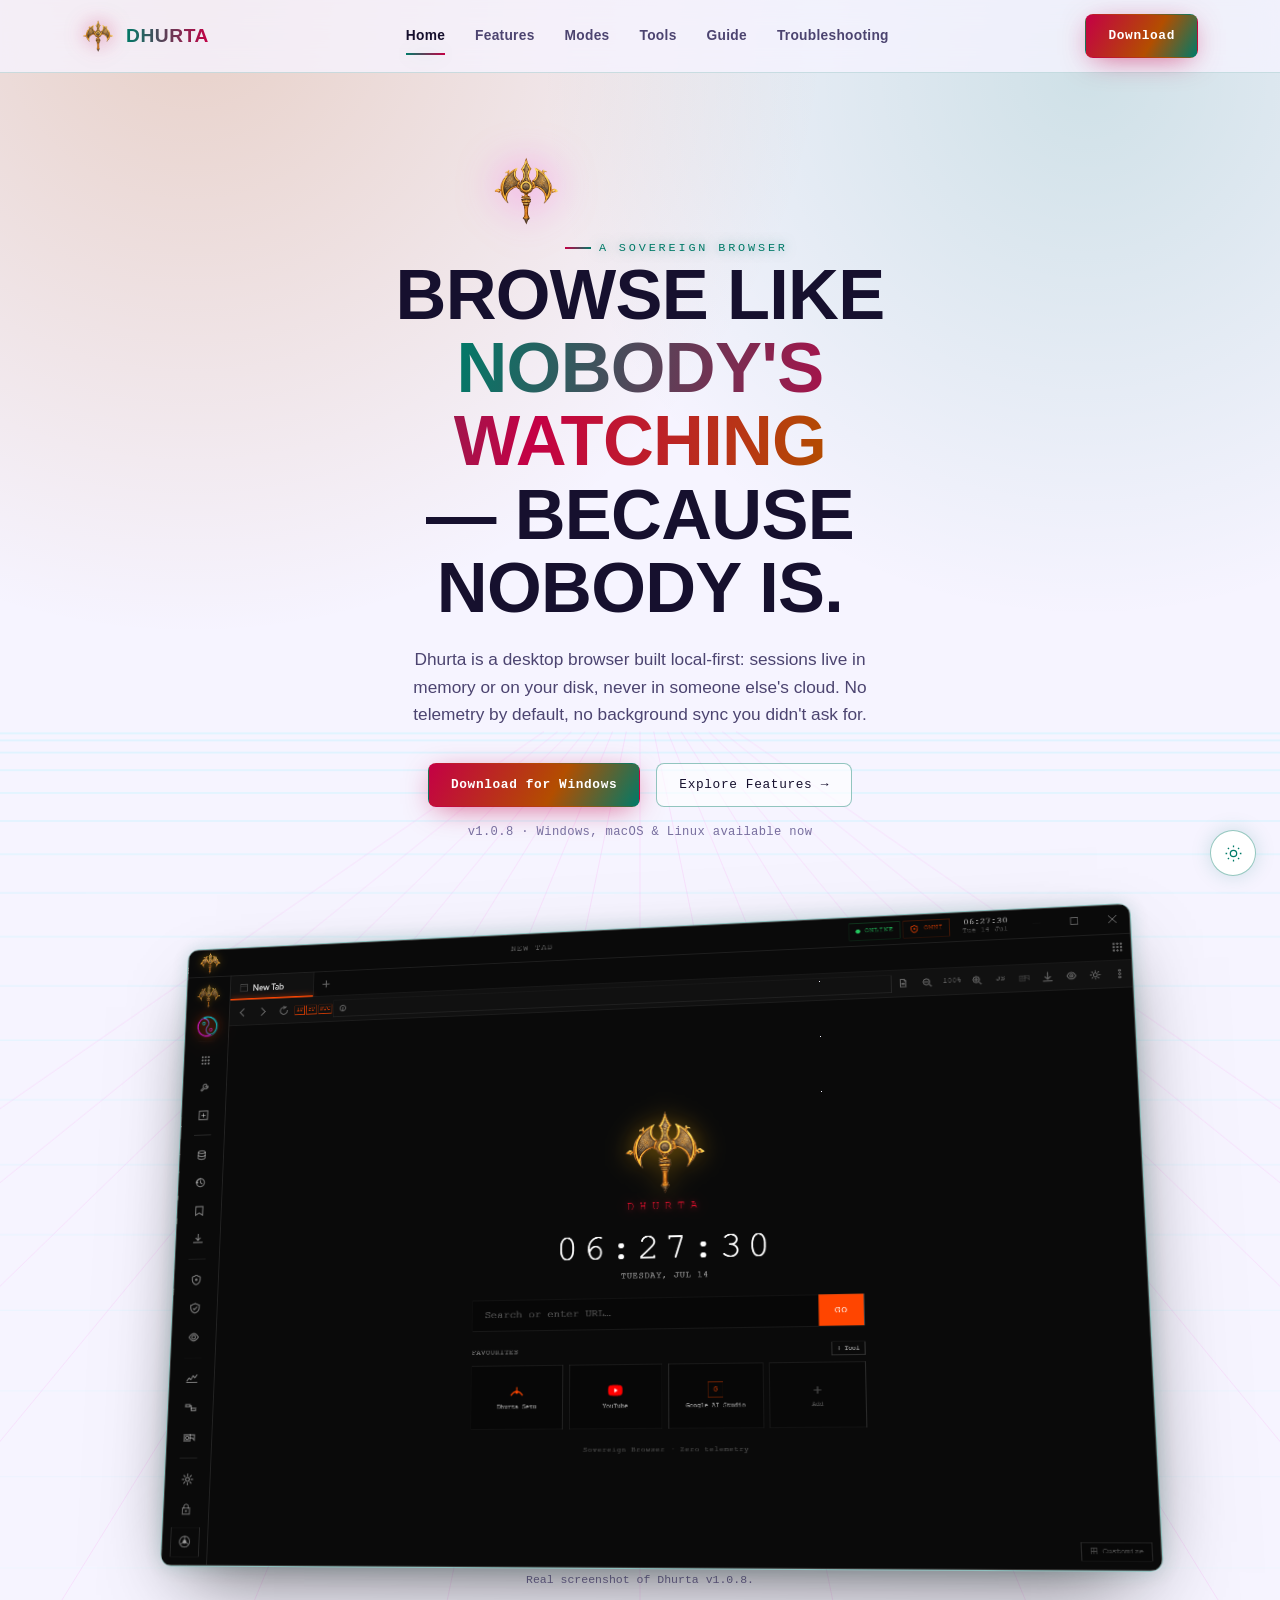
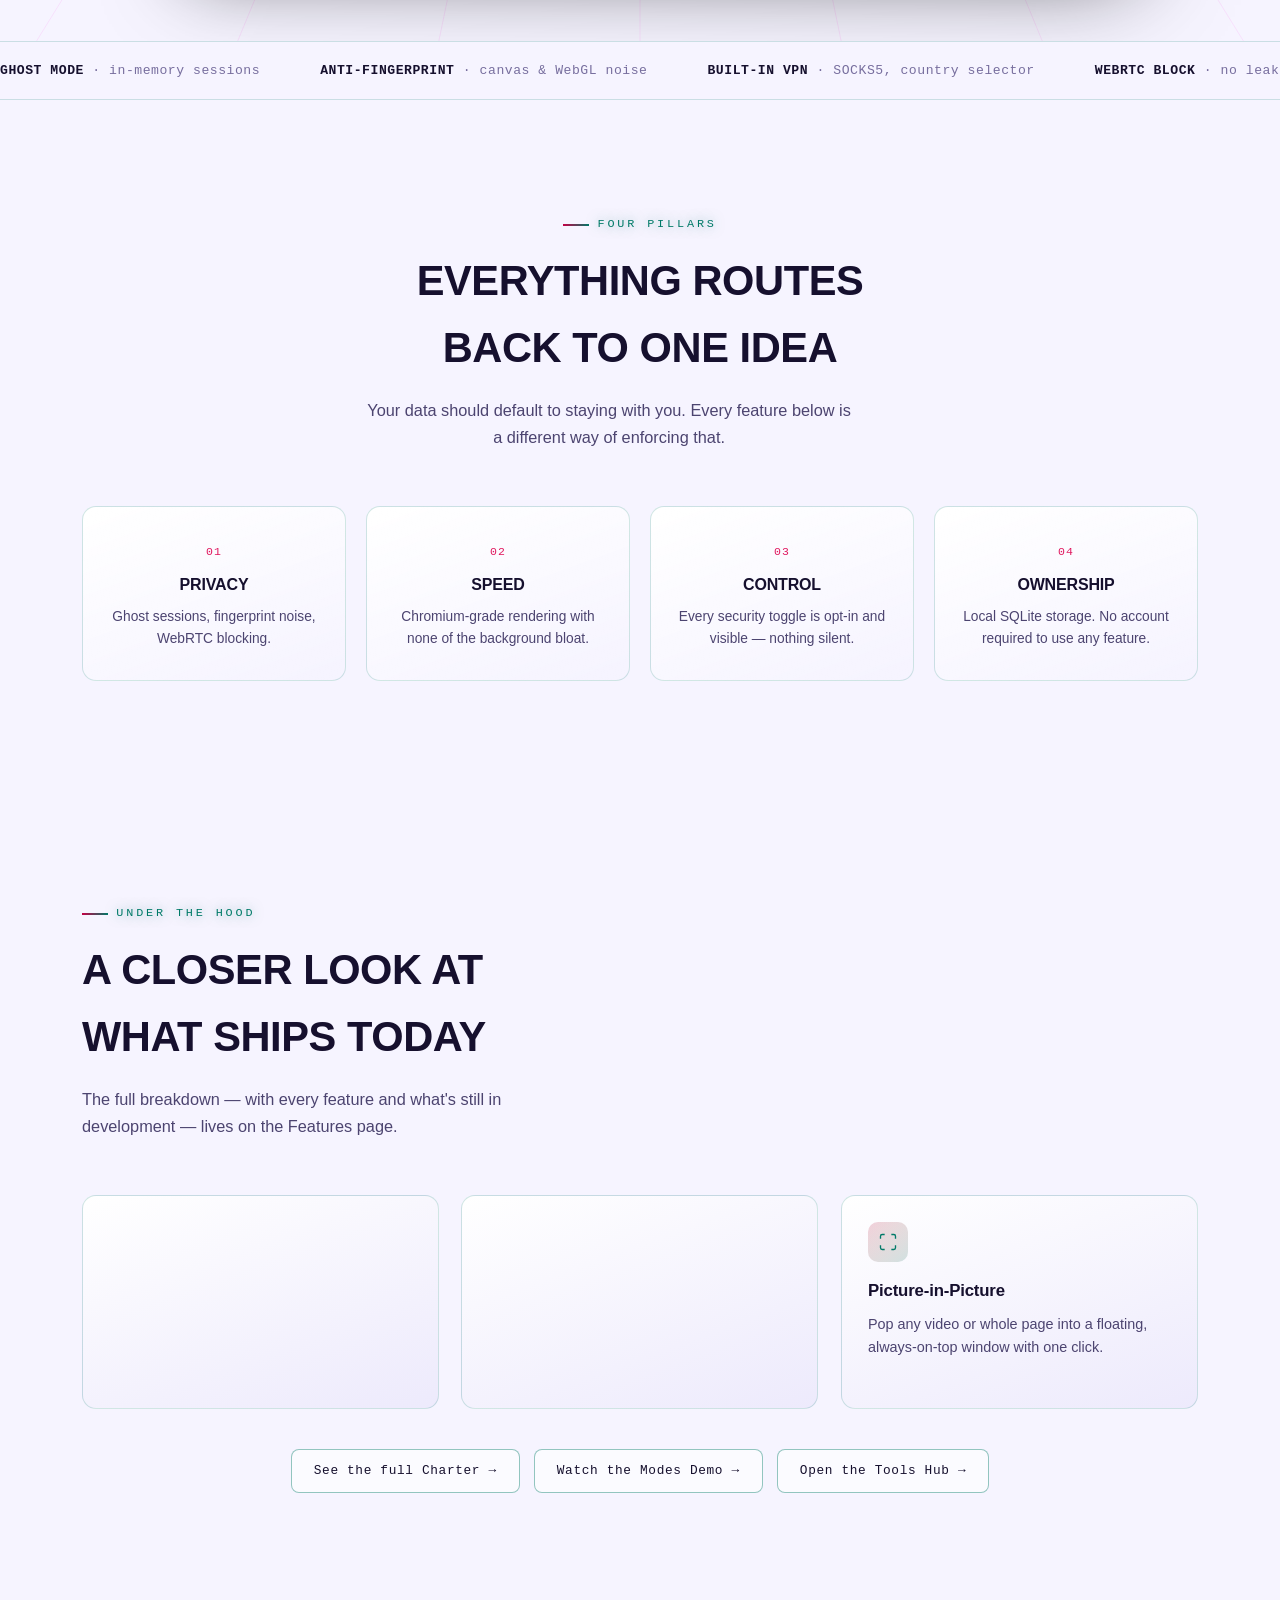
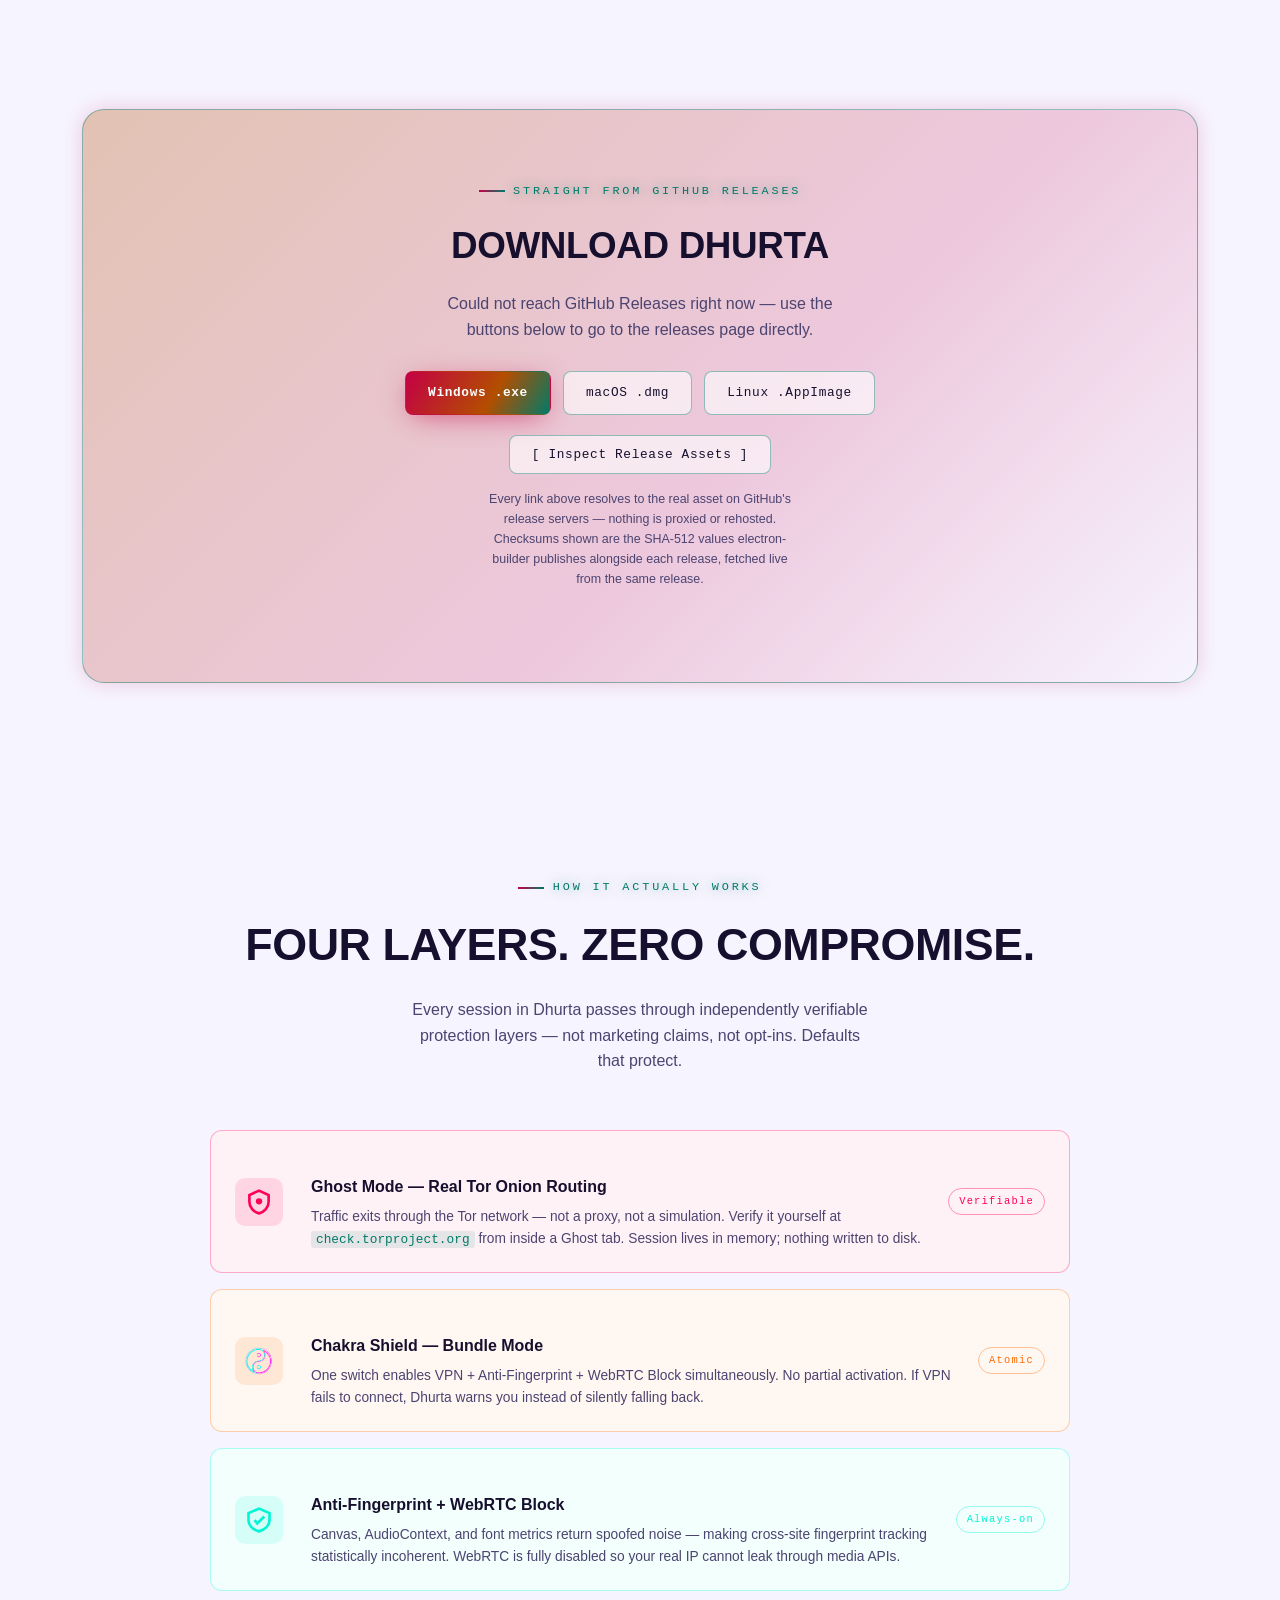
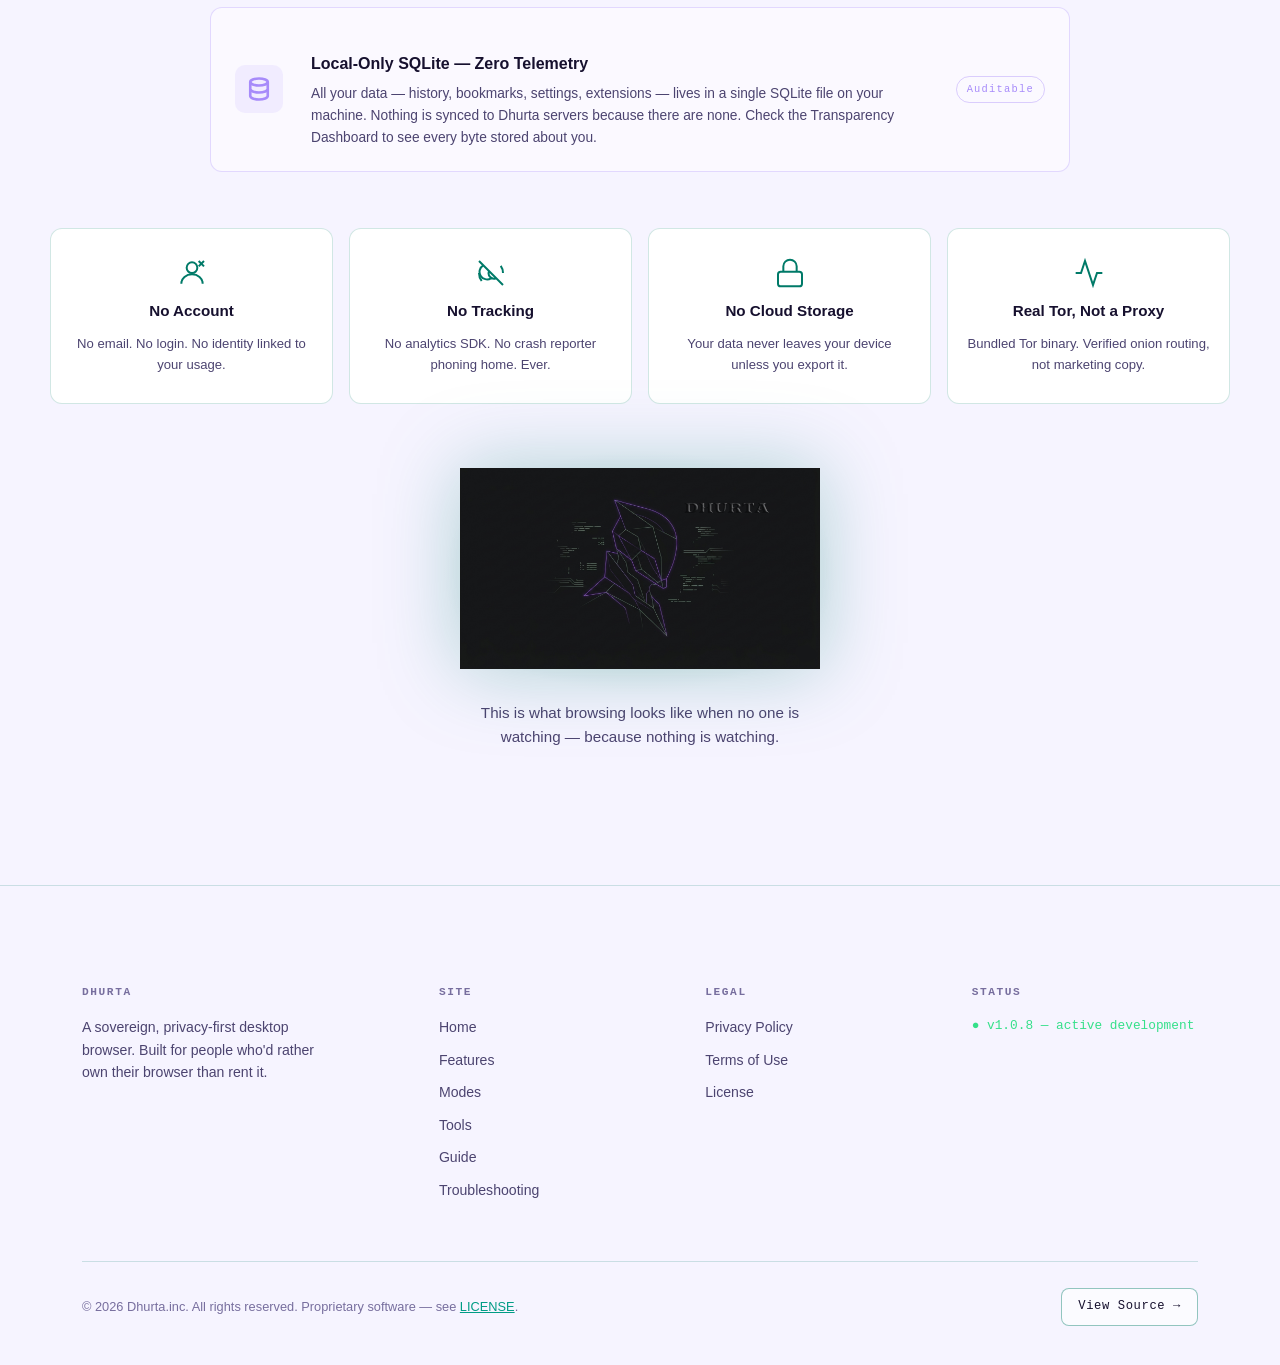
<file: index.html>
<!doctype html>
<html lang="en">
<head>
<meta charset="utf-8">
<meta name="viewport" content="width=device-width, initial-scale=1">
<title>Dhurta — The Sovereign Browser</title>
<meta name="description" content="Dhurta is a privacy-first desktop browser. Local-first, no telemetry by default, built for people who'd rather own their browser than rent it.">
<link rel="canonical" href="https://dhurta.in/">
<!-- Open Graph -->
<meta property="og:type" content="website">
<meta property="og:url" content="https://dhurta.in/">
<meta property="og:title" content="Dhurta — The Sovereign Browser">
<meta property="og:description" content="A privacy-first desktop browser. Local-first, no telemetry, real Tor integration, and a built-in VPN. Own your browser.">
<meta property="og:image" content="https://dhurta.in/assets/img/screens/home.png">
<meta property="og:site_name" content="Dhurta">
<!-- Twitter / X Card -->
<meta name="twitter:card" content="summary_large_image">
<meta name="twitter:title" content="Dhurta — The Sovereign Browser">
<meta name="twitter:description" content="A privacy-first desktop browser. Local-first, no telemetry, real Tor integration, and a built-in VPN. Own your browser.">
<meta name="twitter:image" content="https://dhurta.in/assets/img/screens/home.png">
<!-- Extra SEO -->
<meta name="robots" content="index, follow">
<meta name="keywords" content="private browser, sovereign browser, Tor browser, anti-fingerprint, privacy desktop browser, no telemetry browser, Dhurta">
<meta name="author" content="Dhurta.inc">
<link rel="manifest" href="site.webmanifest">
<link rel="icon" href="assets/img/dhurta-logo.png">
<link rel="stylesheet" href="assets/css/styles.css">
<style>
  .hero { position: relative; padding: 84px 0 40px; overflow: hidden; }
  #gridFloor { position: absolute; inset: 0; width: 100%; height: 100%; opacity: 0.55; pointer-events: none; }
  .hero-inner { position: relative; z-index: 2; text-align: center; }
  .hero-mark { width: 68px; height: 68px; margin: 0 auto 24px; filter: drop-shadow(0 0 20px rgba(255,46,224,0.5)); }
  .hero h1 {
    font-size: clamp(2.3rem, 5.6vw, 4.4rem);
    line-height: 1.04;
    max-width: 18ch;
    margin: 0 auto;
  }
  .hero h1 .grad {
    background: linear-gradient(100deg, var(--cyan), var(--magenta) 60%, var(--violet));
    -webkit-background-clip: text; background-clip: text; color: transparent;
  }
  .hero p.sub {
    max-width: 48ch; margin: 22px auto 0; color: var(--ink-dim);
    font-size: 1.08rem; text-transform: none;
  }
  .hero-ctas { margin-top: 34px; display: flex; gap: 16px; justify-content: center; flex-wrap: wrap; }
  .hero-note { margin-top: 16px; color: var(--ink-faint); font-size: 0.76rem; letter-spacing: 0.03em; }

  /* 3D browser stage */
  .stage-wrap { perspective: 1600px; margin: 70px auto 0; max-width: 980px; }
  #cursorStage {
    position: relative;
    transform: rotateX(9deg) rotateY(-8deg);
    transition: transform 0.4s ease;
  }
  .stage-wrap:hover #cursorStage { transform: rotateX(4deg) rotateY(-3deg); }
  .demo-cursor {
    position: absolute; top: 0; left: 0; z-index: 40;
    width: 16px; height: 16px;
    transition: transform 1.1s cubic-bezier(.6,.1,.25,1);
    filter: drop-shadow(0 0 8px var(--cyan));
    pointer-events: none;
  }
  [data-cursor-stop] { transition: box-shadow 0.3s ease, background 0.3s ease; }
  [data-cursor-stop].cursor-hit { box-shadow: 0 0 0 3px color-mix(in srgb, var(--cyan) 55%, transparent) inset; background: color-mix(in srgb, var(--cyan) 10%, transparent); }

  .shot-frame { border-radius: 12px; overflow: hidden; border: 1px solid var(--line-strong); box-shadow: 0 30px 80px -30px rgba(0,0,0,0.7), var(--glow-cyan); }
  .shot-frame img { display: block; width: 100%; height: auto; }

  .dwin-toggle {
    width: 34px; height: 18px; border-radius: 10px; background: #241d44;
    position: relative; border: 1px solid rgba(255,255,255,0.1);
  }
  .dwin-toggle.on { background: linear-gradient(90deg, var(--cyan), var(--magenta)); }
  .dwin-toggle .knob { position: absolute; top: 2px; left: 2px; width: 12px; height: 12px; border-radius: 50%; background: #fff; transition: left 0.3s ease; }
  .dwin-toggle.on .knob { left: 18px; }

  .dwin-card {
    background: rgba(255,255,255,0.03); border: 1px solid rgba(255,255,255,0.06);
    border-radius: 10px; padding: 14px; margin-bottom: 10px;
  }
  .dwin-card .row { display: flex; justify-content: space-between; align-items: center; font-size: 0.78rem; color: #cfc8ef; }
  .dwin-card .row + .row { margin-top: 10px; }

  .marquee { overflow: hidden; border-top: 1px solid var(--line); border-bottom: 1px solid var(--line); padding: 18px 0; }
  .marquee-track { display: flex; gap: 60px; width: max-content; animation: scroll-left 26s linear infinite; }
  @media (prefers-reduced-motion: reduce) { .marquee-track { animation: none; } }
  @keyframes scroll-left { from { transform: translateX(0); } to { transform: translateX(-50%); } }
  .marquee-item { font-family: ui-monospace, monospace; font-size: 0.82rem; color: var(--ink-faint); white-space: nowrap; letter-spacing: 0.04em; }
  .marquee-item strong { color: var(--ink); }

  .pillar-grid { display: grid; grid-template-columns: repeat(4, 1fr); gap: 20px; }
  .pillar {
    text-align: center; padding: 30px 18px; border: 1px solid var(--line); border-radius: var(--radius);
    background: linear-gradient(160deg, var(--surface), transparent);
  }
  .pillar .num { font-family: ui-monospace, monospace; font-size: 0.72rem; color: var(--magenta-soft); letter-spacing: 0.1em; }
  .pillar h3 { font-size: 1rem; margin: 10px 0 8px; }
  .pillar p { color: var(--ink-dim); font-size: 0.86rem; text-transform: none; margin: 0; }

  .cta-band {
    border-radius: 22px;
    padding: 64px 40px;
    text-align: center;
    background: linear-gradient(135deg, color-mix(in srgb, var(--violet) 30%, var(--bg)), color-mix(in srgb, var(--magenta) 18%, var(--bg)) 60%, var(--bg));
    border: 1px solid var(--line-strong);
    box-shadow: var(--glow-magenta);
  }
  .cta-band h2 { font-size: clamp(1.6rem, 3.4vw, 2.3rem); }
  .cta-band p { color: var(--ink-dim); max-width: 46ch; margin: 16px auto 28px; text-transform: none; }
  .platform-row { display: flex; gap: 12px; justify-content: center; flex-wrap: wrap; }
  .plat-btn.loading { opacity: 0.6; pointer-events: none; }
  .inspect-panel {
    max-width: 640px; margin: 0 auto; overflow: hidden; max-height: 0;
    transition: max-height 0.35s ease;
    background: color-mix(in srgb, var(--bg) 55%, transparent);
    border-radius: 12px; text-align: left;
  }
  .inspect-panel.open { max-height: 520px; margin-top: 18px; border: 1px solid var(--line-strong); }
  .inspect-panel .inner { padding: 18px 20px; }
  .inspect-row { display: flex; justify-content: space-between; gap: 14px; padding: 8px 0; border-bottom: 1px solid var(--line); font-size: 0.82rem; }
  .inspect-row:last-child { border-bottom: none; }
  .inspect-row .name { color: var(--ink); font-family: ui-monospace, monospace; }
  .inspect-row .size { color: var(--ink-faint); font-family: ui-monospace, monospace; }
  .checksum-box {
    margin-top: 10px; padding: 10px 12px; border-radius: 8px; background: var(--surface-2);
    font-family: ui-monospace, monospace; font-size: 0.76rem; color: var(--cyan-soft); word-break: break-all;
  }

  @media (max-width: 960px) { .pillar-grid { grid-template-columns: 1fr 1fr; } }
</style>
</head>
<body>

<header class="nav">
  <div class="nav-inner">
    <a href="index.html" class="brand">
      <img src="assets/img/dhurta-logo.png" alt="Dhurta emblem">
      <span class="brand-word">Dhurta</span>
    </a>
    <nav class="links">
      <a href="index.html" aria-current="page">Home</a>
      <a href="features.html">Features</a>
      <a href="modes.html">Modes</a>
      <a href="tools.html">Tools</a>
      <a href="guide.html">Guide</a>
      <a href="troubleshooting.html">Troubleshooting</a>
    </nav>
    <a href="#download" class="btn btn-primary">Download</a>
  </div>
</header>

<main>
  <section class="hero">
    <canvas id="gridFloor"></canvas>
    <div class="hero-inner wrap">
      <img class="hero-mark" src="assets/img/dhurta-logo.png" alt="" aria-hidden="true">
      <span class="eyebrow">A Sovereign Browser</span>
      <h1>Browse like <span class="grad">nobody's watching</span> — because nobody is.</h1>
      <p class="sub">Dhurta is a desktop browser built local-first: sessions live in memory or on your disk, never in someone else's cloud. No telemetry by default, no background sync you didn't ask for.</p>
      <div class="hero-ctas">
        <a href="#download" class="btn btn-primary">Download for Windows</a>
        <a href="features.html" class="btn">Explore Features →</a>
      </div>
      <div class="hero-note mono">v1.0.8 · Windows, macOS &amp; Linux available now</div>

      <div class="stage-wrap">
        <div id="cursorStage" class="shot-frame">
          <img src="assets/img/screens/home.png" alt="Dhurta new-tab screen, real capture">
        </div>
        <p class="render-note">Real screenshot of Dhurta v1.0.8.</p>
      </div>
    </div>
  </section>

  <div class="marquee">
    <div class="marquee-track">
      <span class="marquee-item mono"><strong>GHOST MODE</strong> · in-memory sessions</span>
      <span class="marquee-item mono"><strong>ANTI-FINGERPRINT</strong> · canvas &amp; WebGL noise</span>
      <span class="marquee-item mono"><strong>BUILT-IN VPN</strong> · SOCKS5, country selector</span>
      <span class="marquee-item mono"><strong>WEBRTC BLOCK</strong> · no leaked IPs</span>
      <span class="marquee-item mono"><strong>LOCAL SQLITE</strong> · zero cloud sync</span>
      <span class="marquee-item mono"><strong>CONNECT</strong> · browser-to-browser pairing</span>
      <span class="marquee-item mono"><strong>GHOST MODE</strong> · in-memory sessions</span>
      <span class="marquee-item mono"><strong>ANTI-FINGERPRINT</strong> · canvas &amp; WebGL noise</span>
      <span class="marquee-item mono"><strong>BUILT-IN VPN</strong> · SOCKS5, country selector</span>
      <span class="marquee-item mono"><strong>WEBRTC BLOCK</strong> · no leaked IPs</span>
      <span class="marquee-item mono"><strong>LOCAL SQLITE</strong> · zero cloud sync</span>
      <span class="marquee-item mono"><strong>CONNECT</strong> · browser-to-browser pairing</span>
    </div>
  </div>

  <section id="pillars">
    <div class="wrap">
      <div class="head center">
        <span class="eyebrow">Four Pillars</span>
        <h2>Everything routes back to one idea</h2>
        <p>Your data should default to staying with you. Every feature below is a different way of enforcing that.</p>
      </div>
      <div class="pillar-grid">
        <div class="pillar reveal"><span class="num mono">01</span><h3>Privacy</h3><p>Ghost sessions, fingerprint noise, WebRTC blocking.</p></div>
        <div class="pillar reveal"><span class="num mono">02</span><h3>Speed</h3><p>Chromium-grade rendering with none of the background bloat.</p></div>
        <div class="pillar reveal"><span class="num mono">03</span><h3>Control</h3><p>Every security toggle is opt-in and visible — nothing silent.</p></div>
        <div class="pillar reveal"><span class="num mono">04</span><h3>Ownership</h3><p>Local SQLite storage. No account required to use any feature.</p></div>
      </div>
    </div>
  </section>

  <section id="highlights">
    <div class="wrap">
      <div class="head">
        <span class="eyebrow">Under The Hood</span>
        <h2>A closer look at what ships today</h2>
        <p>The full breakdown — with every feature and what's still in development — lives on the Features page.</p>
      </div>
      <div class="grid-3">
        <div class="tilt-card">
          <div class="icon"><svg viewBox="0 0 24 24"><path d="M12 3l7 3v6c0 4.5-3 7.5-7 9-4-1.5-7-4.5-7-9V6z"/></svg></div>
          <h3>Ghost Mode</h3>
          <p>In-memory sessions that leave nothing behind on disk when the tab closes — no Tor circuit required.</p>
        </div>
        <div class="tilt-card">
          <div class="icon"><svg viewBox="0 0 24 24"><circle cx="12" cy="12" r="3"/><path d="M12 3v6M12 15v6M3 12h6M15 12h6"/></svg></div>
          <h3>Connect</h3>
          <p>Pair two Dhurta windows with a 6-digit code to move sessions directly, with no relay server in the middle.</p>
        </div>
        <div class="tilt-card">
          <div class="icon"><svg viewBox="0 0 24 24"><path d="M8 3H5a2 2 0 00-2 2v3M16 3h3a2 2 0 012 2v3M8 21H5a2 2 0 01-2-2v-3M16 21h3a2 2 0 002-2v-3"/></svg></div>
          <h3>Picture-in-Picture</h3>
          <p>Pop any video or whole page into a floating, always-on-top window with one click.</p>
        </div>
      </div>
      <div style="text-align:center; margin-top:40px; display:flex; gap:14px; justify-content:center; flex-wrap:wrap;">
        <a href="features.html" class="btn">See the full Charter →</a>
        <a href="modes.html" class="btn">Watch the Modes Demo →</a>
        <a href="tools.html" class="btn">Open the Tools Hub →</a>
      </div>
    </div>
  </section>

  <section id="download">
    <div class="wrap">
      <div class="cta-band reveal">
        <span class="eyebrow">Straight From GitHub Releases</span>
        <h2 style="margin-top:16px;">Download Dhurta</h2>
        <p id="dlVersion">Fetching the latest release from github.com/prashantkeshr/Dhurta…</p>
        <div class="platform-row" id="platformRow">
          <a class="btn btn-primary plat-btn" id="dlWin" href="https://github.com/prashantkeshr/Dhurta/releases/latest" target="_blank" rel="noopener">Windows .exe</a>
          <a class="btn plat-btn" id="dlMac" href="https://github.com/prashantkeshr/Dhurta/releases/latest" target="_blank" rel="noopener">macOS .dmg</a>
          <a class="btn plat-btn" id="dlLinux" href="https://github.com/prashantkeshr/Dhurta/releases/latest" target="_blank" rel="noopener">Linux .AppImage</a>
        </div>
        <button class="btn" id="inspectToggle" style="margin-top:20px;">[ Inspect Release Assets ]</button>
        <div id="inspectPanel" class="inspect-panel"></div>
        <p class="disclaimer" style="text-align:center;">Every link above resolves to the real asset on GitHub's release servers — nothing is proxied or rehosted. Checksums shown are the SHA-512 values electron-builder publishes alongside each release, fetched live from the same release.</p>
      </div>
    </div>
  </section>

  <!-- PRIVACY ARCHITECTURE SECTION -->
  <section class="wrap" style="padding:80px 0 60px;">
    <div style="text-align:center; margin-bottom:56px;">
      <span class="eyebrow">How it actually works</span>
      <h2 style="font-size:clamp(1.8rem,3.6vw,2.8rem); margin-top:12px;">Four layers. Zero compromise.</h2>
      <p style="color:var(--ink-dim); max-width:52ch; margin:16px auto 0;">Every session in Dhurta passes through independently verifiable protection layers — not marketing claims, not opt-ins. Defaults that protect.</p>
    </div>

    <!-- Layer stack diagram -->
    <div class="privacy-stack">
      <div class="pstack-layer" style="--layer-color:#ff0055;">
        <div class="pstack-icon">
          <svg width="28" height="28" viewBox="0 0 16 16" fill="none" stroke="currentColor" stroke-width="1.5">
            <path d="M8 1.5L2.5 4v3.8c0 3.2 2.4 5.9 5.5 6.7 3.1-.8 5.5-3.5 5.5-6.7V4L8 1.5z"/>
            <circle cx="8" cy="7.6" r="1.8" fill="currentColor" stroke="none"/>
          </svg>
        </div>
        <div class="pstack-body">
          <h4>Ghost Mode — Real Tor Onion Routing</h4>
          <p>Traffic exits through the Tor network — not a proxy, not a simulation. Verify it yourself at <code>check.torproject.org</code> from inside a Ghost tab. Session lives in memory; nothing written to disk.</p>
        </div>
        <span class="pstack-badge">Verifiable</span>
      </div>

      <div class="pstack-layer" style="--layer-color:#ff6a00;">
        <div class="pstack-icon">
          <img src="assets/img/chakra-icon.png" alt="Chakra Shield" style="width:28px;height:28px;object-fit:contain;">
        </div>
        <div class="pstack-body">
          <h4>Chakra Shield — Bundle Mode</h4>
          <p>One switch enables VPN + Anti-Fingerprint + WebRTC Block simultaneously. No partial activation. If VPN fails to connect, Dhurta warns you instead of silently falling back.</p>
        </div>
        <span class="pstack-badge">Atomic</span>
      </div>

      <div class="pstack-layer" style="--layer-color:#00f5d4;">
        <div class="pstack-icon">
          <svg width="28" height="28" viewBox="0 0 16 16" fill="none" stroke="currentColor" stroke-width="1.5">
            <path d="M8 1.5L2 4v4c0 3 2.5 5.5 6 6.5 3.5-1 6-3.5 6-6.5V4L8 1.5z"/>
            <polyline points="5.5,8 7,10 11,6"/>
          </svg>
        </div>
        <div class="pstack-body">
          <h4>Anti-Fingerprint + WebRTC Block</h4>
          <p>Canvas, AudioContext, and font metrics return spoofed noise — making cross-site fingerprint tracking statistically incoherent. WebRTC is fully disabled so your real IP cannot leak through media APIs.</p>
        </div>
        <span class="pstack-badge">Always-on</span>
      </div>

      <div class="pstack-layer" style="--layer-color:#a78bfa;">
        <div class="pstack-icon">
          <svg width="28" height="28" viewBox="0 0 16 16" fill="none" stroke="currentColor" stroke-width="1.5">
            <ellipse cx="8" cy="4" rx="5" ry="2"/>
            <path d="M3 4v4c0 1.1 2.24 2 5 2s5-.9 5-2V4"/>
            <path d="M3 8v4c0 1.1 2.24 2 5 2s5-.9 5-2V8"/>
          </svg>
        </div>
        <div class="pstack-body">
          <h4>Local-Only SQLite — Zero Telemetry</h4>
          <p>All your data — history, bookmarks, settings, extensions — lives in a single SQLite file on your machine. Nothing is synced to Dhurta servers because there are none. Check the Transparency Dashboard to see every byte stored about you.</p>
        </div>
        <span class="pstack-badge">Auditable</span>
      </div>
    </div>

    <!-- Anonymity proof strip -->
    <div class="anon-strip reveal">
      <div class="anon-card">
        <svg width="32" height="32" viewBox="0 0 24 24" fill="none" stroke="var(--cyan)" stroke-width="1.5"><circle cx="12" cy="8" r="4"/><path d="M4 20c0-4 3.6-7 8-7s8 3 8 7"/><line x1="17" y1="3" x2="21" y2="7"/><line x1="21" y1="3" x2="17" y2="7"/></svg>
        <strong>No Account</strong>
        <span>No email. No login. No identity linked to your usage.</span>
      </div>
      <div class="anon-card">
        <svg width="32" height="32" viewBox="0 0 24 24" fill="none" stroke="var(--cyan)" stroke-width="1.5"><path d="M3 3l18 18M10.5 10.7a4 4 0 0 0 5.2 5.2M6.2 6.2A4 4 0 0 0 12 16a4 4 0 0 0 1.3-.2"/><path d="M3 12c0 2.2.7 4.3 2 6M21 12a9 9 0 0 0-1.7-5.3"/></svg>
        <strong>No Tracking</strong>
        <span>No analytics SDK. No crash reporter phoning home. Ever.</span>
      </div>
      <div class="anon-card">
        <svg width="32" height="32" viewBox="0 0 24 24" fill="none" stroke="var(--cyan)" stroke-width="1.5"><rect x="3" y="11" width="18" height="11" rx="2"/><path d="M7 11V7a5 5 0 0 1 10 0v4"/></svg>
        <strong>No Cloud Storage</strong>
        <span>Your data never leaves your device unless you export it.</span>
      </div>
      <div class="anon-card">
        <svg width="32" height="32" viewBox="0 0 24 24" fill="none" stroke="var(--cyan)" stroke-width="1.5"><polyline points="22 12 18 12 15 21 9 3 6 12 2 12"/></svg>
        <strong>Real Tor, Not a Proxy</strong>
        <span>Bundled Tor binary. Verified onion routing, not marketing copy.</span>
      </div>
    </div>

    <!-- Avatar visual -->
    <div style="text-align:center; margin-top:64px; position:relative;">
      <div style="position:relative; display:inline-block;">
        <div class="avatar-halo"></div>
        <img src="assets/img/dhurta-robo.png" alt="Dhurta anonymous avatar" style="width:clamp(200px,30vw,360px); position:relative; z-index:1; filter:drop-shadow(0 0 40px color-mix(in srgb, var(--cyan) 30%, transparent));">
      </div>
      <p style="margin-top:24px; color:var(--ink-dim); font-size:0.95rem; max-width:44ch; margin-inline:auto;">This is what browsing looks like when no one is watching — because nothing is watching.</p>
    </div>
  </section>
</main>

<footer class="site-footer">
  <div class="wrap">
    <div class="foot-grid">
      <div class="foot-col">
        <h5>Dhurta</h5>
        <p style="color:var(--ink-dim); font-size:0.88rem; max-width:32ch;">A sovereign, privacy-first desktop browser. Built for people who'd rather own their browser than rent it.</p>
      </div>
      <div class="foot-col">
        <h5>Site</h5>
        <a href="index.html">Home</a>
        <a href="features.html">Features</a>
        <a href="modes.html">Modes</a>
        <a href="tools.html">Tools</a>
        <a href="guide.html">Guide</a>
        <a href="troubleshooting.html">Troubleshooting</a>
      </div>
      <div class="foot-col">
        <h5>Legal</h5>
        <a href="privacy.html">Privacy Policy</a>
        <a href="terms.html">Terms of Use</a>
        <a href="https://github.com/prashantkeshr/Dhurta/blob/main/LICENSE">License</a>
      </div>
      <div class="foot-col">
        <h5>Status</h5>
        <p class="mono" style="font-size:0.8rem; color:var(--good);">● v1.0.8 — active development</p>
      </div>
    </div>
    <div class="foot-legal">
      <div class="foot-copy">© 2026 Dhurta.inc. All rights reserved. Proprietary software — see <a href="https://github.com/prashantkeshr/Dhurta/blob/main/LICENSE" style="color:var(--cyan-soft);">LICENSE</a>.</div>
        <a href="https://github.com/prashantkeshr/Dhurta" class="btn" style="font-size:0.76rem;padding:8px 16px;">View Source →</a>
    </div>
  </div>
</footer>

<button class="theme-toggle" id="themeToggle" aria-label="Toggle color theme">
  <svg viewBox="0 0 24 24"><circle cx="12" cy="12" r="4"/><path d="M12 2v2M12 20v2M4.9 4.9l1.4 1.4M17.7 17.7l1.4 1.4M2 12h2M20 12h2M4.9 19.1l1.4-1.4M17.7 6.3l1.4-1.4"/></svg>
</button>

<script src="assets/js/main.js"></script>
<script>
(function () {
  var REPO = 'prashantkeshr/Dhurta';
  fetch('https://api.github.com/repos/' + REPO + '/releases/latest')
    .then(function (r) { if (!r.ok) throw new Error('no releases'); return r.json(); })
    .then(function (rel) {
      var assets = rel.assets || [];
      document.getElementById('dlVersion').textContent = 'Latest release ' + rel.tag_name + ' — published ' + new Date(rel.published_at).toLocaleDateString();

      function find(re) { return assets.find(function (a) { return re.test(a.name); }); }
      var win = find(/\.exe$/i), mac = find(/\.dmg$/i), linux = find(/\.AppImage$/i);
      if (win) { document.getElementById('dlWin').href = win.browser_download_url; }
      if (mac) { document.getElementById('dlMac').href = mac.browser_download_url; }
      if (linux) { document.getElementById('dlLinux').href = linux.browser_download_url; }
      document.querySelectorAll('.plat-btn').forEach(function (b) { b.classList.remove('loading'); });

      var panel = document.getElementById('inspectPanel');
      var rows = assets.map(function (a) {
        return '<div class="inspect-row"><span class="name">' + a.name + '</span><span class="size">' + (a.size / 1048576).toFixed(1) + ' MB</span></div>';
      }).join('');

      fetch('https://github.com/' + REPO + '/releases/download/' + rel.tag_name + '/latest.yml')
        .then(function (r) { return r.ok ? r.text() : null; })
        .then(function (yml) {
          var hash = '';
          if (yml) {
            var m = yml.match(/^sha512:\s*(\S+)/m);
            if (m) hash = m[1];
          }
          panel.innerHTML = '<div class="inner">' + rows +
            (hash ? '<div class="checksum-box">SHA-512 (' + (win ? win.name : 'installer') + '):<br>' + hash + '</div>' : '') +
            '</div>';
        })
        .catch(function () { panel.innerHTML = '<div class="inner">' + rows + '</div>'; });
    })
    .catch(function () {
      document.getElementById('dlVersion').textContent = 'Could not reach GitHub Releases right now — use the buttons below to go to the releases page directly.';
      document.querySelectorAll('.plat-btn').forEach(function (b) { b.classList.remove('loading'); });
    });

  document.getElementById('inspectToggle').addEventListener('click', function () {
    document.getElementById('inspectPanel').classList.toggle('open');
  });
})();
</script>
<script type="application/ld+json">
{
  "@context": "https://schema.org",
  "@type": "SoftwareApplication",
  "name": "Dhurta",
  "operatingSystem": "Windows, macOS, Linux",
  "applicationCategory": "BrowserApplication",
  "description": "A privacy-first sovereign desktop browser with real Tor integration, Ghost Mode, Chakra Shield, Anti-Fingerprint, built-in VPN, and zero telemetry.",
  "url": "https://dhurta.in",
  "downloadUrl": "https://github.com/prashantkeshr/Dhurta/releases/latest",
  "softwareVersion": "1.0.8",
  "license": "https://github.com/prashantkeshr/Dhurta/blob/main/LICENSE",
  "author": {
    "@type": "Organization",
    "name": "Dhurta.inc",
    "url": "https://dhurta.in",
    "email": "support@dhurta.com"
  },
  "offers": {
    "@type": "Offer",
    "price": "0",
    "priceCurrency": "USD"
  },
  "featureList": [
    "Ghost Mode with real Tor onion routing",
    "Chakra Shield bundle mode",
    "Anti-Fingerprint",
    "WebRTC Block",
    "Built-in VPN",
    "Local SQLite — zero cloud sync",
    "Transparency Dashboard",
    "Browser Connect",
    "Dhurta Connect P2P encrypted chat"
  ]
}
</script>
</body>
</html>
</file>
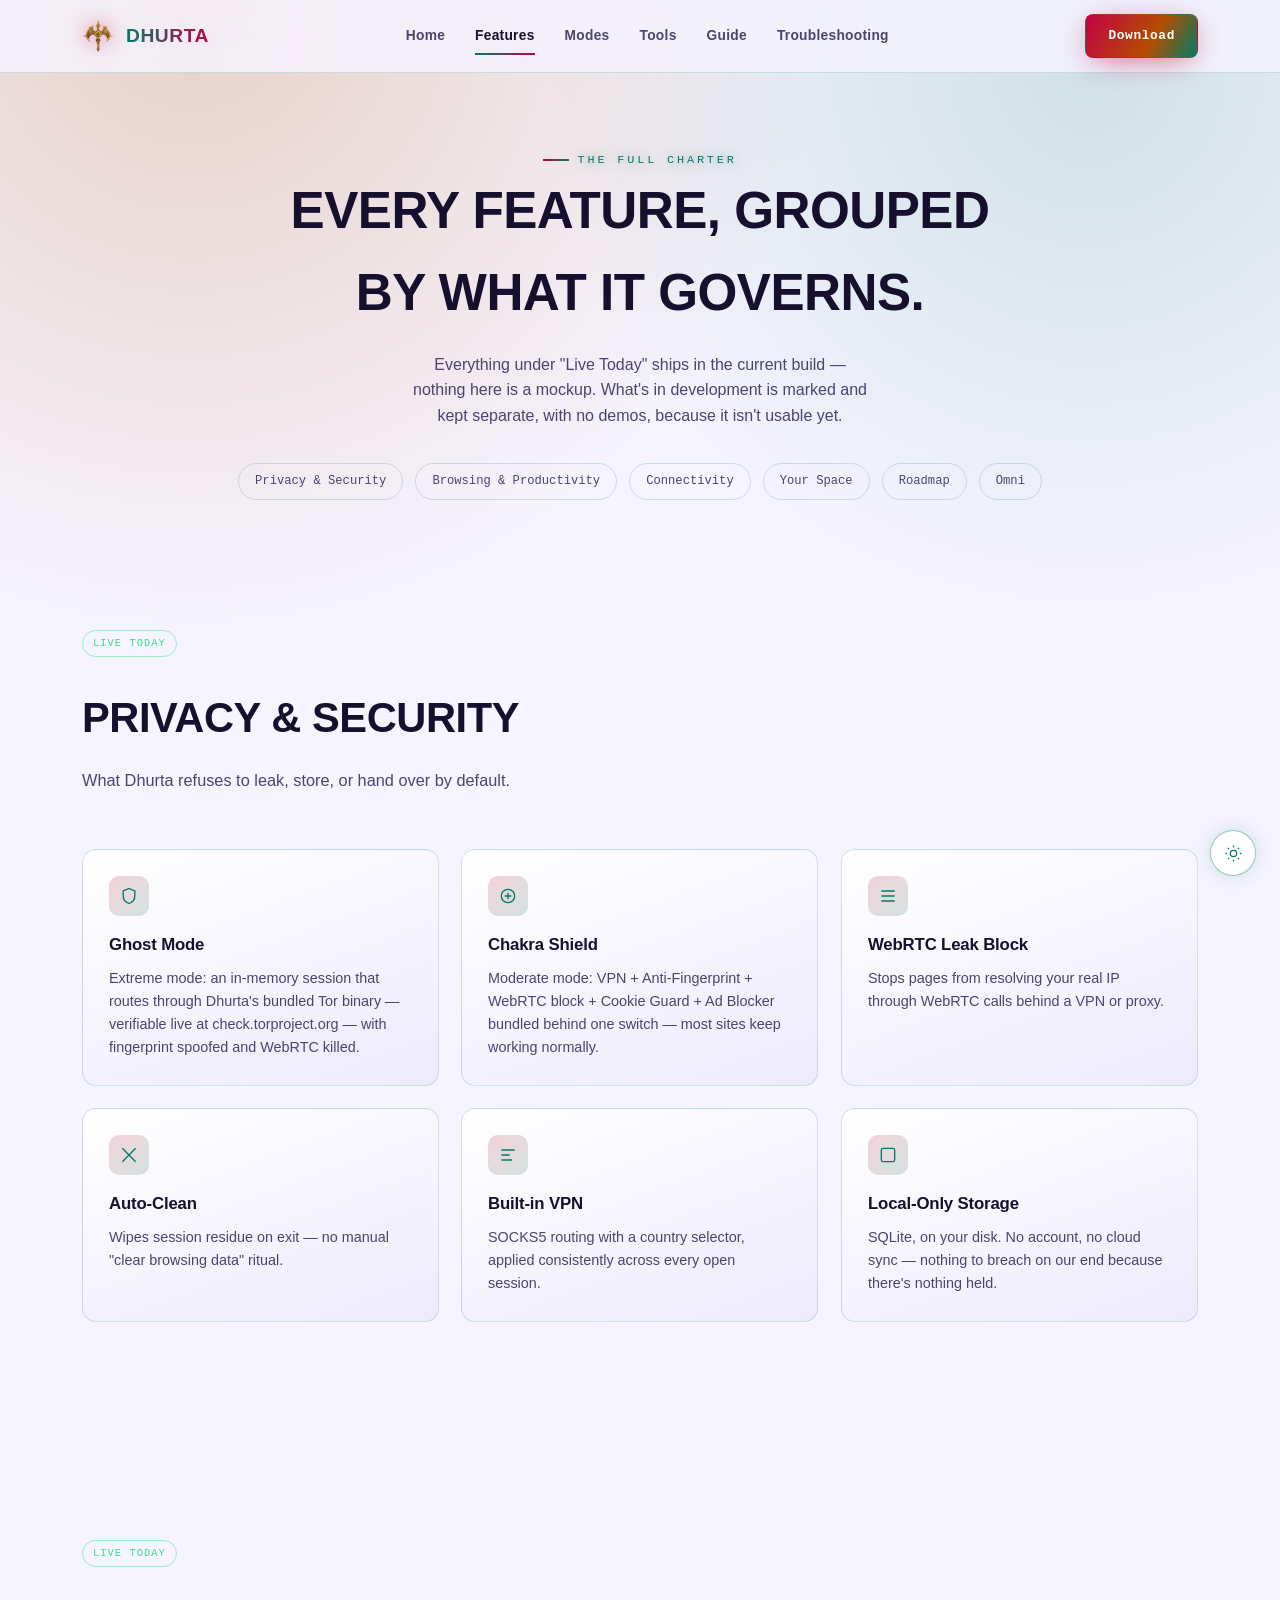
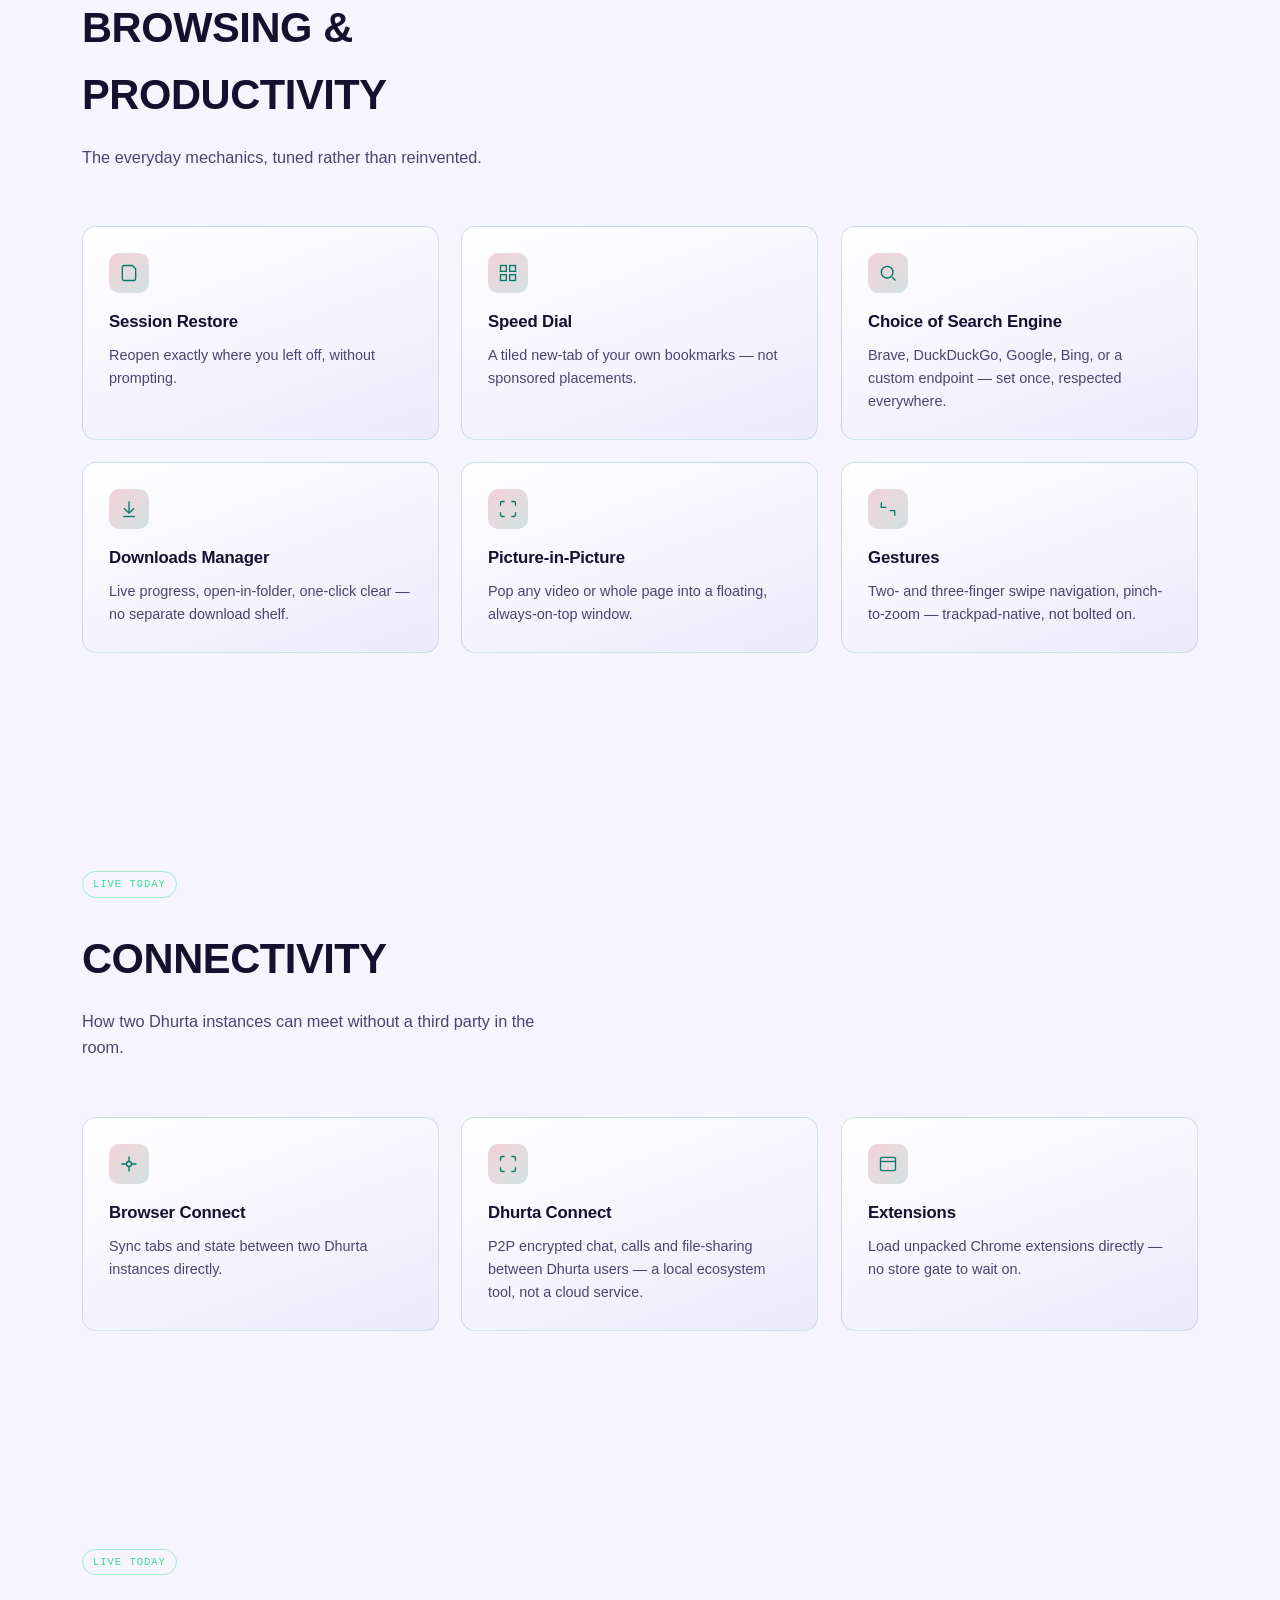
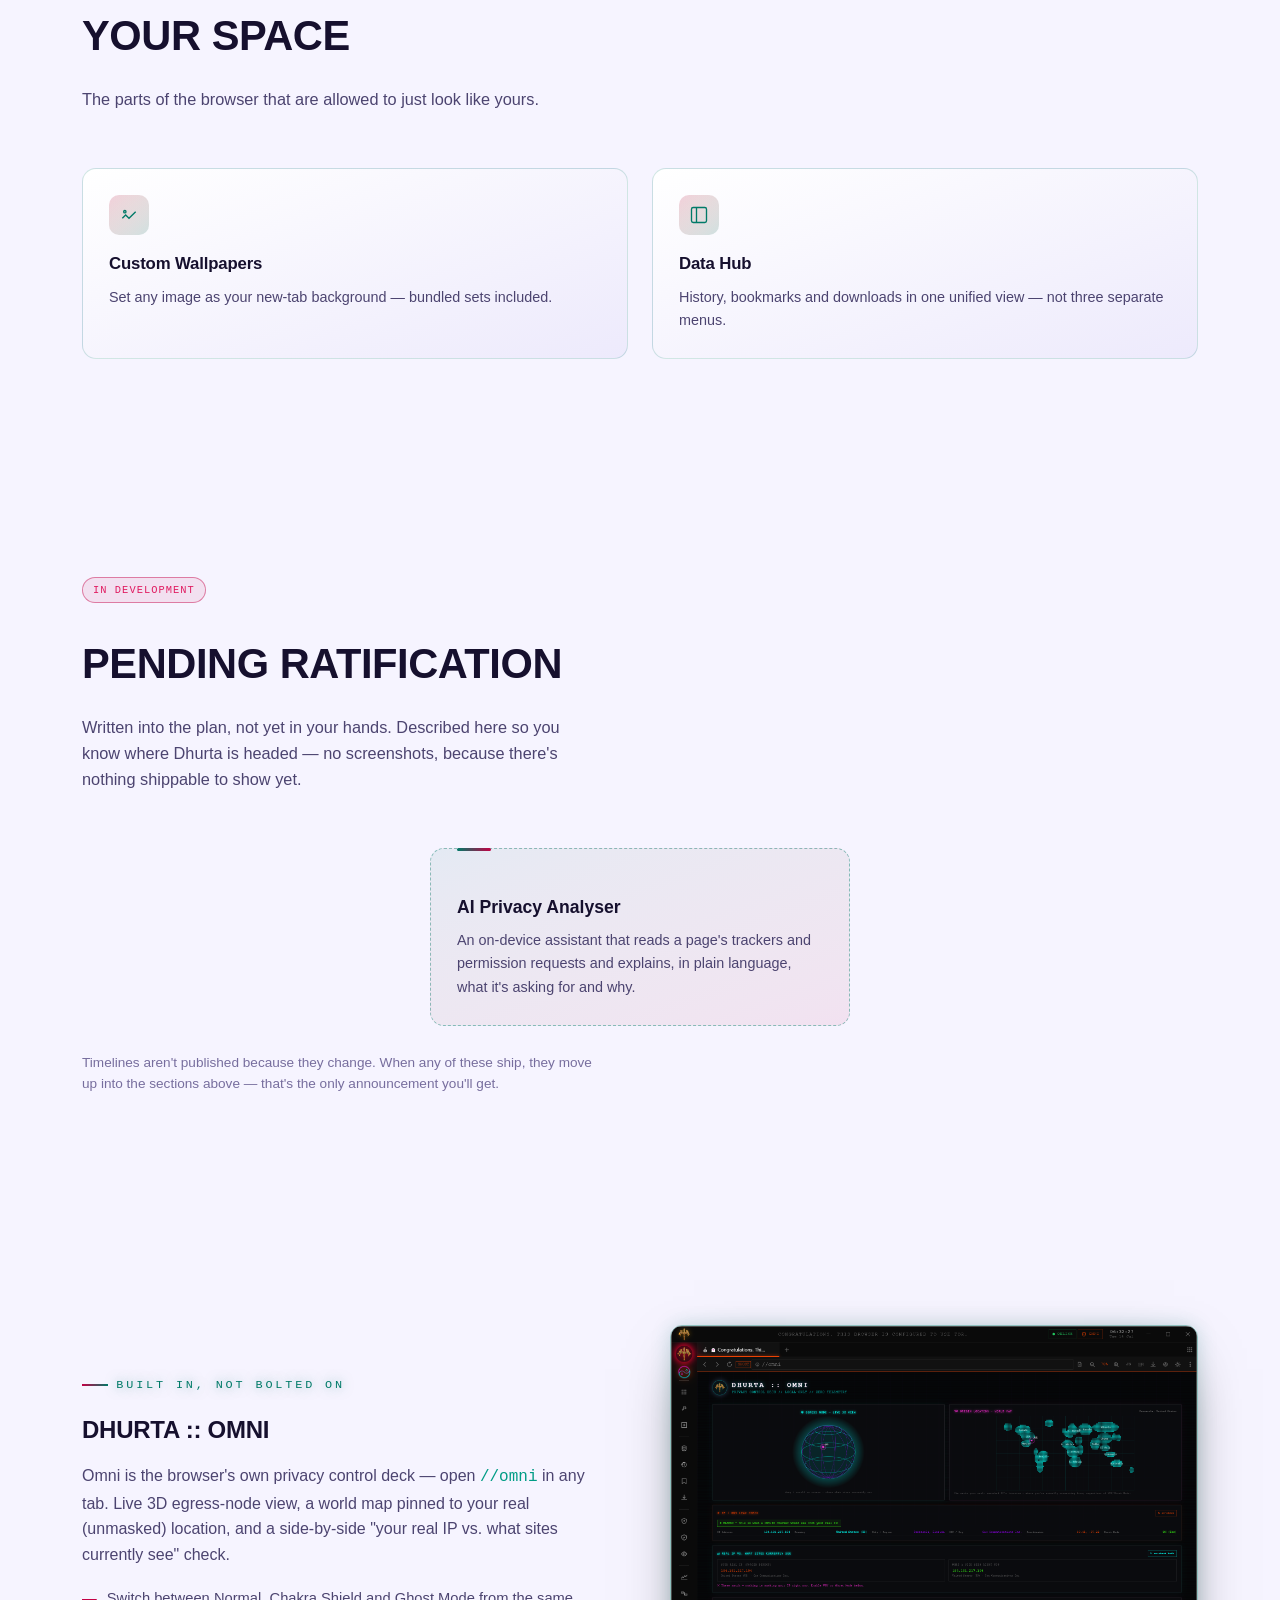
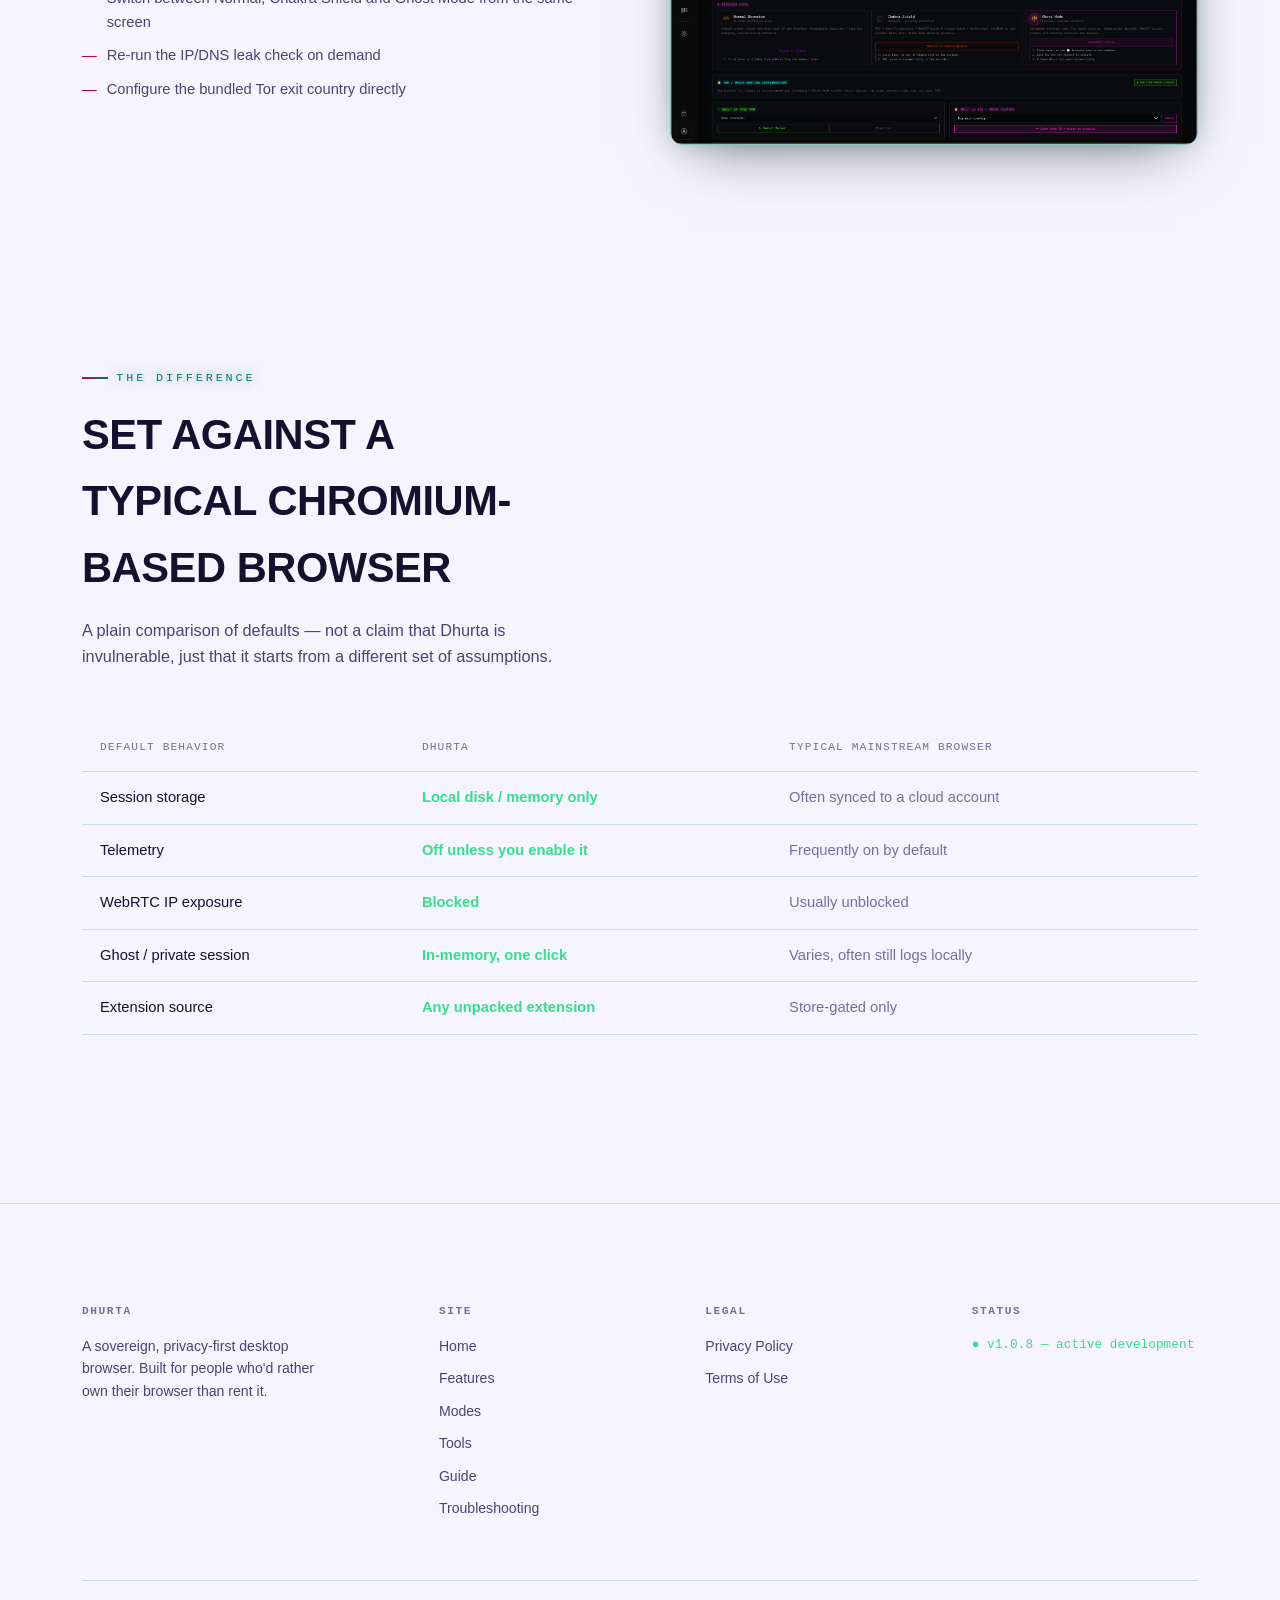
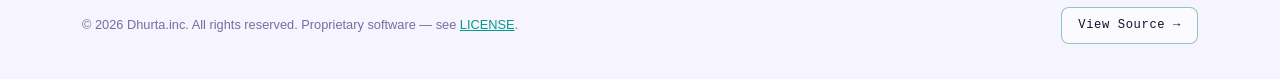
<file: features.html>
<!doctype html>
<html lang="en">
<head>
<meta charset="utf-8">
<meta name="viewport" content="width=device-width, initial-scale=1">
<title>Features — Dhurta</title>
<meta name="description" content="Every feature Dhurta ships today, grouped by what it governs — plus what's still in development.">
<link rel="canonical" href="https://dhurta.in/features.html">
<meta property="og:type" content="website">
<meta property="og:url" content="https://dhurta.in/features.html">
<meta property="og:title" content="Features — Dhurta">
<meta property="og:description" content="Ghost Mode with real Tor, Chakra Shield, Anti-Fingerprint, WebRTC Block, built-in VPN, local SQLite — every feature Dhurta ships today.">
<meta property="og:image" content="https://dhurta.in/assets/img/screens/home.png">
<meta property="og:site_name" content="Dhurta">
<meta name="twitter:card" content="summary_large_image">
<meta name="twitter:title" content="Features — Dhurta">
<meta name="twitter:description" content="Ghost Mode with real Tor, Chakra Shield, Anti-Fingerprint, WebRTC Block, built-in VPN, local SQLite — every feature Dhurta ships today.">
<meta name="twitter:image" content="https://dhurta.in/assets/img/screens/home.png">
<meta name="robots" content="index, follow">
<meta name="keywords" content="Dhurta features, Ghost Mode, Chakra Shield, Tor browser, anti-fingerprint browser, WebRTC block, private browser features">
<meta name="author" content="Dhurta.inc">
<link rel="manifest" href="site.webmanifest">
<link rel="icon" href="assets/img/dhurta-logo.png">
<link rel="stylesheet" href="assets/css/styles.css">
<style>
  .page-hero { padding: 70px 0 20px; text-align: center; }
  .page-hero h1 { font-size: clamp(2rem, 4.4vw, 3.2rem); }
  .page-hero p { color: var(--ink-dim); max-width: 52ch; margin: 18px auto 0; text-transform: none; }

  .cat-nav { display: flex; gap: 12px; justify-content: center; flex-wrap: wrap; margin-top: 34px; }
  .cat-nav a {
    text-decoration: none; font-family: ui-monospace, monospace; font-size: 0.76rem;
    color: var(--ink-dim); border: 1px solid var(--line); padding: 8px 16px; border-radius: 20px;
  }
  .cat-nav a:hover { color: var(--cyan); border-color: var(--line-strong); }

  .roadmap-grid { display: grid; grid-template-columns: repeat(3, 1fr); gap: 22px; }
  .rcard {
    position: relative; padding: 30px 26px 26px;
    border: 1px dashed var(--line-strong); border-radius: var(--radius);
    background: linear-gradient(160deg, color-mix(in srgb, var(--cyan) 8%, transparent), color-mix(in srgb, var(--magenta) 8%, transparent));
    opacity: 0; translate: 0 18px; transition: opacity 0.6s ease, translate 0.6s ease;
  }
  .rcard.in { opacity: 1; translate: 0 0; }
  .rcard::before {
    content: ""; position: absolute; top: -1px; left: 26px; width: 34px; height: 3px;
    background: linear-gradient(90deg, var(--cyan), var(--magenta)); border-radius: 2px;
  }
  .rcard h4 { font-size: 1.1rem; margin: 14px 0 8px; text-transform: none; }
  .rcard p { color: var(--ink-dim); font-size: 0.9rem; margin: 0; text-transform: none; }
  .roadmap-foot { margin-top: 26px; color: var(--ink-faint); font-size: 0.85rem; max-width: 68ch; }

  .omni-grid { display: grid; grid-template-columns: 1fr 1fr; gap: 60px; align-items: center; }
  .omni-panel {
    background: var(--surface-2); border: 1px solid var(--line); border-radius: var(--radius);
    padding: 22px; aspect-ratio: 4/3; display: flex; flex-direction: column; gap: 12px; justify-content: center;
  }
  .omni-bar { height: 10px; border-radius: 3px; background: var(--line); overflow: hidden; }
  .omni-bar span { display: block; height: 100%; background: linear-gradient(90deg, var(--cyan), var(--magenta)); border-radius: 3px; }
  .omni-list { list-style: none; padding: 0; margin: 20px 0 0; display: flex; flex-direction: column; gap: 10px; }
  .omni-list li { display: flex; gap: 10px; font-size: 0.92rem; color: var(--ink-dim); text-transform: none; }
  .omni-list li::before { content: "—"; color: var(--magenta); }
</style>
</head>
<body>

<header class="nav">
  <div class="nav-inner">
    <a href="index.html" class="brand">
      <img src="assets/img/dhurta-logo.png" alt="Dhurta emblem">
      <span class="brand-word">Dhurta</span>
    </a>
    <nav class="links">
      <a href="index.html">Home</a>
      <a href="features.html" aria-current="page">Features</a>
      <a href="modes.html">Modes</a>
      <a href="tools.html">Tools</a>
      <a href="guide.html">Guide</a>
      <a href="troubleshooting.html">Troubleshooting</a>
    </nav>
    <a href="index.html#download" class="btn btn-primary">Download</a>
  </div>
</header>

<main>
  <section class="page-hero">
    <div class="wrap">
      <span class="eyebrow">The Full Charter</span>
      <h1>Every feature, grouped by what it governs.</h1>
      <p>Everything under "Live Today" ships in the current build — nothing here is a mockup. What's in development is marked and kept separate, with no demos, because it isn't usable yet.</p>
      <div class="cat-nav">
        <a href="#privacy">Privacy &amp; Security</a>
        <a href="#productivity">Browsing &amp; Productivity</a>
        <a href="#connectivity">Connectivity</a>
        <a href="#space">Your Space</a>
        <a href="#roadmap">Roadmap</a>
        <a href="#omni">Omni</a>
      </div>
    </div>
  </section>

  <section id="privacy">
    <div class="wrap">
      <div class="head">
        <span class="badge live" style="margin-bottom:14px;display:inline-block;">Live Today</span>
        <h2>Privacy &amp; Security</h2>
        <p>What Dhurta refuses to leak, store, or hand over by default.</p>
      </div>
      <div class="grid-3">
        <div class="tilt-card">
          <div class="icon"><svg viewBox="0 0 24 24"><path d="M12 3l7 3v6c0 4.5-3 7.5-7 9-4-1.5-7-4.5-7-9V6z"/></svg></div>
          <h3>Ghost Mode</h3>
          <p>Extreme mode: an in-memory session that routes through Dhurta's bundled Tor binary — verifiable live at check.torproject.org — with fingerprint spoofed and WebRTC killed.</p>
        </div>
        <div class="tilt-card">
          <div class="icon"><svg viewBox="0 0 24 24"><circle cx="12" cy="12" r="8"/><path d="M8 12h8M12 8v8"/></svg></div>
          <h3>Chakra Shield</h3>
          <p>Moderate mode: VPN + Anti-Fingerprint + WebRTC block + Cookie Guard + Ad Blocker bundled behind one switch — most sites keep working normally.</p>
        </div>
        <div class="tilt-card">
          <div class="icon"><svg viewBox="0 0 24 24"><path d="M4 12h16M4 6h16M4 18h16"/></svg></div>
          <h3>WebRTC Leak Block</h3>
          <p>Stops pages from resolving your real IP through WebRTC calls behind a VPN or proxy.</p>
        </div>
        <div class="tilt-card">
          <div class="icon"><svg viewBox="0 0 24 24"><path d="M4 4l16 16M4 20L20 4"/></svg></div>
          <h3>Auto-Clean</h3>
          <p>Wipes session residue on exit — no manual "clear browsing data" ritual.</p>
        </div>
        <div class="tilt-card">
          <div class="icon"><svg viewBox="0 0 24 24"><path d="M4 6h16M4 12h10M4 18h13"/></svg></div>
          <h3>Built-in VPN</h3>
          <p>SOCKS5 routing with a country selector, applied consistently across every open session.</p>
        </div>
        <div class="tilt-card">
          <div class="icon"><svg viewBox="0 0 24 24"><rect x="4" y="4" width="16" height="16" rx="2"/></svg></div>
          <h3>Local-Only Storage</h3>
          <p>SQLite, on your disk. No account, no cloud sync — nothing to breach on our end because there's nothing held.</p>
        </div>
      </div>
    </div>
  </section>

  <section id="productivity">
    <div class="wrap">
      <div class="head">
        <span class="badge live" style="margin-bottom:14px;display:inline-block;">Live Today</span>
        <h2>Browsing &amp; Productivity</h2>
        <p>The everyday mechanics, tuned rather than reinvented.</p>
      </div>
      <div class="grid-3">
        <div class="tilt-card"><div class="icon"><svg viewBox="0 0 24 24"><path d="M4 19V5a2 2 0 012-2h10l4 4v12a2 2 0 01-2 2H6a2 2 0 01-2-2z"/></svg></div><h3>Session Restore</h3><p>Reopen exactly where you left off, without prompting.</p></div>
        <div class="tilt-card"><div class="icon"><svg viewBox="0 0 24 24"><rect x="3" y="3" width="7" height="7"/><rect x="14" y="3" width="7" height="7"/><rect x="3" y="14" width="7" height="7"/><rect x="14" y="14" width="7" height="7"/></svg></div><h3>Speed Dial</h3><p>A tiled new-tab of your own bookmarks — not sponsored placements.</p></div>
        <div class="tilt-card"><div class="icon"><svg viewBox="0 0 24 24"><circle cx="11" cy="11" r="7"/><path d="M21 21l-4.3-4.3"/></svg></div><h3>Choice of Search Engine</h3><p>Brave, DuckDuckGo, Google, Bing, or a custom endpoint — set once, respected everywhere.</p></div>
        <div class="tilt-card"><div class="icon"><svg viewBox="0 0 24 24"><path d="M12 3v14M6 11l6 6 6-6"/><path d="M5 21h14"/></svg></div><h3>Downloads Manager</h3><p>Live progress, open-in-folder, one-click clear — no separate download shelf.</p></div>
        <div class="tilt-card"><div class="icon"><svg viewBox="0 0 24 24"><path d="M8 3H5a2 2 0 00-2 2v3M16 3h3a2 2 0 012 2v3M8 21H5a2 2 0 01-2-2v-3M16 21h3a2 2 0 002-2v-3"/></svg></div><h3>Picture-in-Picture</h3><p>Pop any video or whole page into a floating, always-on-top window.</p></div>
        <div class="tilt-card"><div class="icon"><svg viewBox="0 0 24 24"><path d="M4 4v6h6M20 20v-6h-6"/></svg></div><h3>Gestures</h3><p>Two- and three-finger swipe navigation, pinch-to-zoom — trackpad-native, not bolted on.</p></div>
      </div>
    </div>
  </section>

  <section id="connectivity">
    <div class="wrap">
      <div class="head">
        <span class="badge live" style="margin-bottom:14px;display:inline-block;">Live Today</span>
        <h2>Connectivity</h2>
        <p>How two Dhurta instances can meet without a third party in the room.</p>
      </div>
      <div class="grid-3">
        <div class="tilt-card"><div class="icon"><svg viewBox="0 0 24 24"><circle cx="12" cy="12" r="3"/><path d="M12 3v6M12 15v6M3 12h6M15 12h6"/></svg></div><h3>Browser Connect</h3><p>Sync tabs and state between two Dhurta instances directly.</p></div>
        <div class="tilt-card"><div class="icon"><svg viewBox="0 0 24 24"><path d="M8 3H5a2 2 0 00-2 2v3M16 3h3a2 2 0 012 2v3M8 21H5a2 2 0 01-2-2v-3M16 21h3a2 2 0 002-2v-3"/></svg></div><h3>Dhurta Connect</h3><p>P2P encrypted chat, calls and file-sharing between Dhurta users — a local ecosystem tool, not a cloud service.</p></div>
        <div class="tilt-card"><div class="icon"><svg viewBox="0 0 24 24"><rect x="3" y="4" width="18" height="16" rx="2"/><path d="M3 9h18"/></svg></div><h3>Extensions</h3><p>Load unpacked Chrome extensions directly — no store gate to wait on.</p></div>
      </div>
    </div>
  </section>

  <section id="space">
    <div class="wrap">
      <div class="head">
        <span class="badge live" style="margin-bottom:14px;display:inline-block;">Live Today</span>
        <h2>Your Space</h2>
        <p>The parts of the browser that are allowed to just look like yours.</p>
      </div>
      <div class="grid-2">
        <div class="tilt-card"><div class="icon"><svg viewBox="0 0 24 24"><path d="M4 16l4-4 4 4 8-8"/><circle cx="7" cy="8" r="1.4"/></svg></div><h3>Custom Wallpapers</h3><p>Set any image as your new-tab background — bundled sets included.</p></div>
        <div class="tilt-card"><div class="icon"><svg viewBox="0 0 24 24"><rect x="3" y="3" width="18" height="18" rx="2"/><path d="M9 3v18"/></svg></div><h3>Data Hub</h3><p>History, bookmarks and downloads in one unified view — not three separate menus.</p></div>
      </div>
    </div>
  </section>

  <section id="roadmap">
    <div class="wrap">
      <div class="head">
        <span class="badge dev" style="margin-bottom:14px;display:inline-block;">In Development</span>
        <h2>Pending Ratification</h2>
        <p>Written into the plan, not yet in your hands. Described here so you know where Dhurta is headed — no screenshots, because there's nothing shippable to show yet.</p>
      </div>
      <div class="roadmap-grid" style="grid-template-columns:1fr;max-width:420px;margin:0 auto;">
        <div class="rcard reveal">
          <h4>AI Privacy Analyser</h4>
          <p>An on-device assistant that reads a page's trackers and permission requests and explains, in plain language, what it's asking for and why.</p>
        </div>
      </div>
      <p class="roadmap-foot">Timelines aren't published because they change. When any of these ship, they move up into the sections above — that's the only announcement you'll get.</p>
    </div>
  </section>

  <section id="omni">
    <div class="wrap omni-grid">
      <div class="omni-copy">
        <span class="eyebrow">Built In, Not Bolted On</span>
        <h2 style="margin-top:16px;">Dhurta :: Omni</h2>
        <p style="color:var(--ink-dim); margin-top:14px; text-transform:none;">Omni is the browser's own privacy control deck — open <code class="mono" style="color:var(--cyan-soft);">//omni</code> in any tab. Live 3D egress-node view, a world map pinned to your real (unmasked) location, and a side-by-side "your real IP vs. what sites currently see" check.</p>
        <ul class="omni-list">
          <li>Switch between Normal, Chakra Shield and Ghost Mode from the same screen</li>
          <li>Re-run the IP/DNS leak check on demand</li>
          <li>Configure the bundled Tor exit country directly</li>
        </ul>
      </div>
      <div class="shot-frame">
        <img src="assets/img/screens/omni-dashboard.png" alt="Dhurta Omni privacy control deck, real capture" style="width:100%;display:block;">
      </div>
    </div>
  </section>

  <section id="compare">
    <div class="wrap">
      <div class="head">
        <span class="eyebrow">The Difference</span>
        <h2>Set against a typical Chromium-based browser</h2>
        <p>A plain comparison of defaults — not a claim that Dhurta is invulnerable, just that it starts from a different set of assumptions.</p>
      </div>
      <div class="compare-wrap">
        <table class="compare">
          <thead><tr><th>Default behavior</th><th>Dhurta</th><th>Typical mainstream browser</th></tr></thead>
          <tbody>
            <tr><td>Session storage</td><td class="yes">Local disk / memory only</td><td class="no">Often synced to a cloud account</td></tr>
            <tr><td>Telemetry</td><td class="yes">Off unless you enable it</td><td class="no">Frequently on by default</td></tr>
            <tr><td>WebRTC IP exposure</td><td class="yes">Blocked</td><td class="no">Usually unblocked</td></tr>
            <tr><td>Ghost / private session</td><td class="yes">In-memory, one click</td><td class="no">Varies, often still logs locally</td></tr>
            <tr><td>Extension source</td><td class="yes">Any unpacked extension</td><td class="no">Store-gated only</td></tr>
          </tbody>
        </table>
      </div>
    </div>
  </section>
</main>

<footer class="site-footer">
  <div class="wrap">
    <div class="foot-grid">
      <div class="foot-col">
        <h5>Dhurta</h5>
        <p style="color:var(--ink-dim); font-size:0.88rem; max-width:32ch;">A sovereign, privacy-first desktop browser. Built for people who'd rather own their browser than rent it.</p>
      </div>
      <div class="foot-col">
        <h5>Site</h5>
        <a href="index.html">Home</a>
        <a href="features.html">Features</a>
        <a href="modes.html">Modes</a>
        <a href="tools.html">Tools</a>
        <a href="guide.html">Guide</a>
        <a href="troubleshooting.html">Troubleshooting</a>
      </div>
      <div class="foot-col">
        <h5>Legal</h5>
        
        <a href="privacy.html">Privacy Policy</a>
        <a href="terms.html">Terms of Use</a>
      </div>
      <div class="foot-col">
        <h5>Status</h5>
        <p class="mono" style="font-size:0.8rem; color:var(--good);">● v1.0.8 — active development</p>
      </div>
    </div>
    <div class="foot-legal">
      <div class="foot-copy">© 2026 Dhurta.inc. All rights reserved. Proprietary software — see <a href="https://github.com/prashantkeshr/Dhurta/blob/main/LICENSE" style="color:var(--cyan-soft);">LICENSE</a>.</div>
        <a href="https://github.com/prashantkeshr/Dhurta" class="btn" style="font-size:0.76rem;padding:8px 16px;">View Source →</a>
    </div>
  </div>
</footer>

<button class="theme-toggle" id="themeToggle" aria-label="Toggle color theme">
  <svg viewBox="0 0 24 24"><circle cx="12" cy="12" r="4"/><path d="M12 2v2M12 20v2M4.9 4.9l1.4 1.4M17.7 17.7l1.4 1.4M2 12h2M20 12h2M4.9 19.1l1.4-1.4M17.7 6.3l1.4-1.4"/></svg>
</button>

<script src="assets/js/main.js"></script>
</body>
</html>
</file>
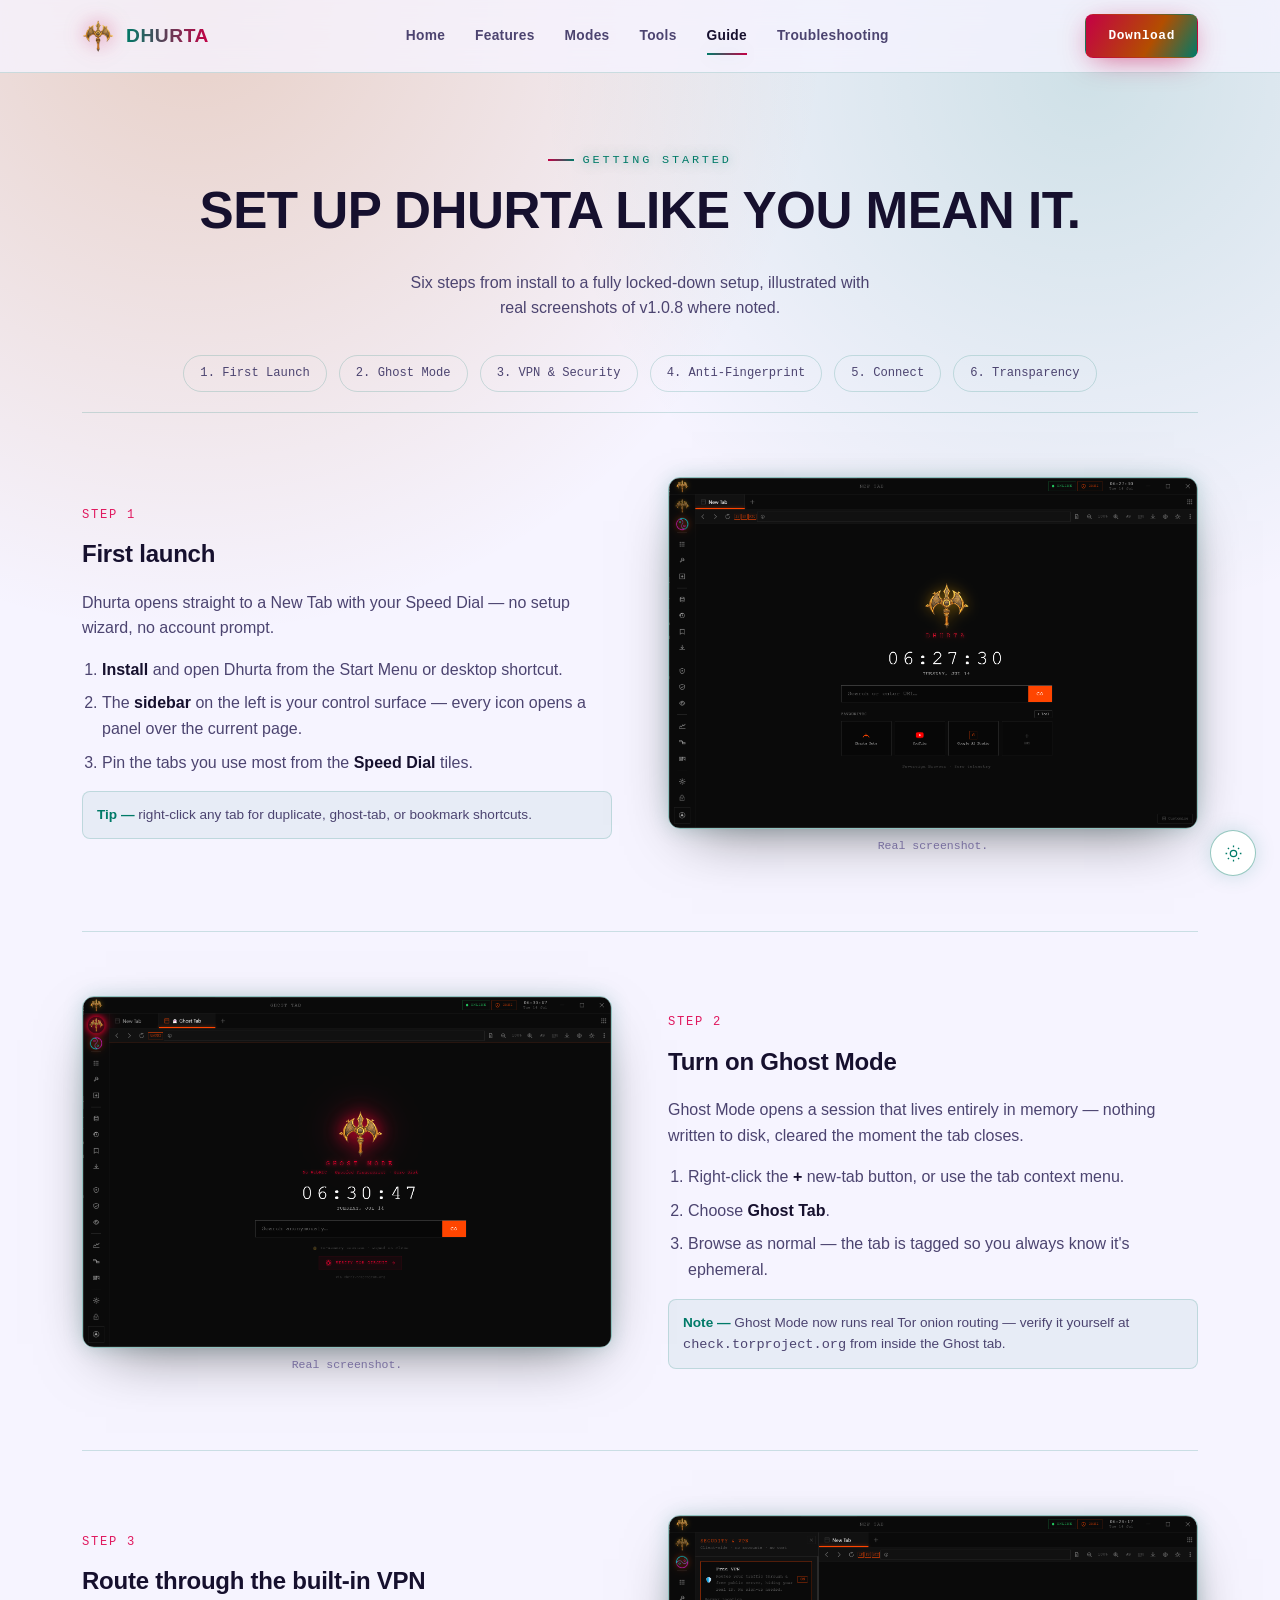
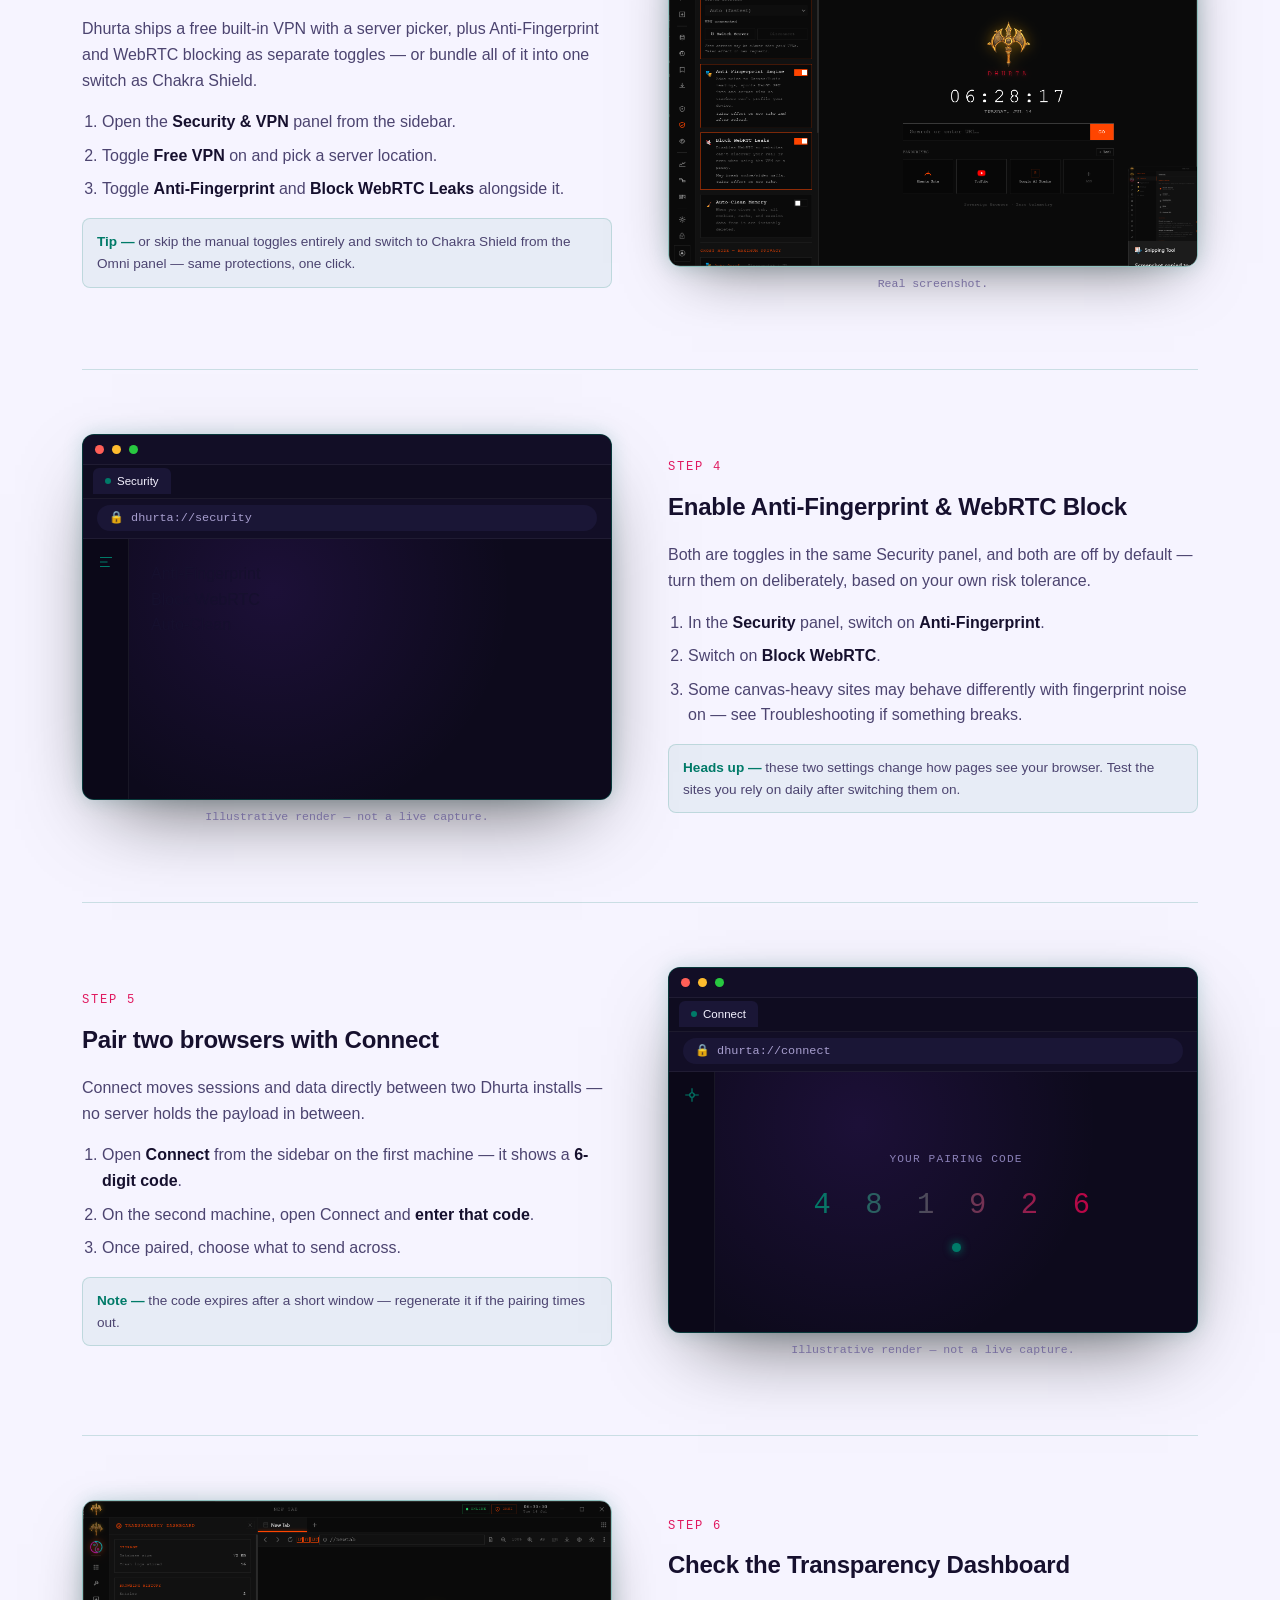
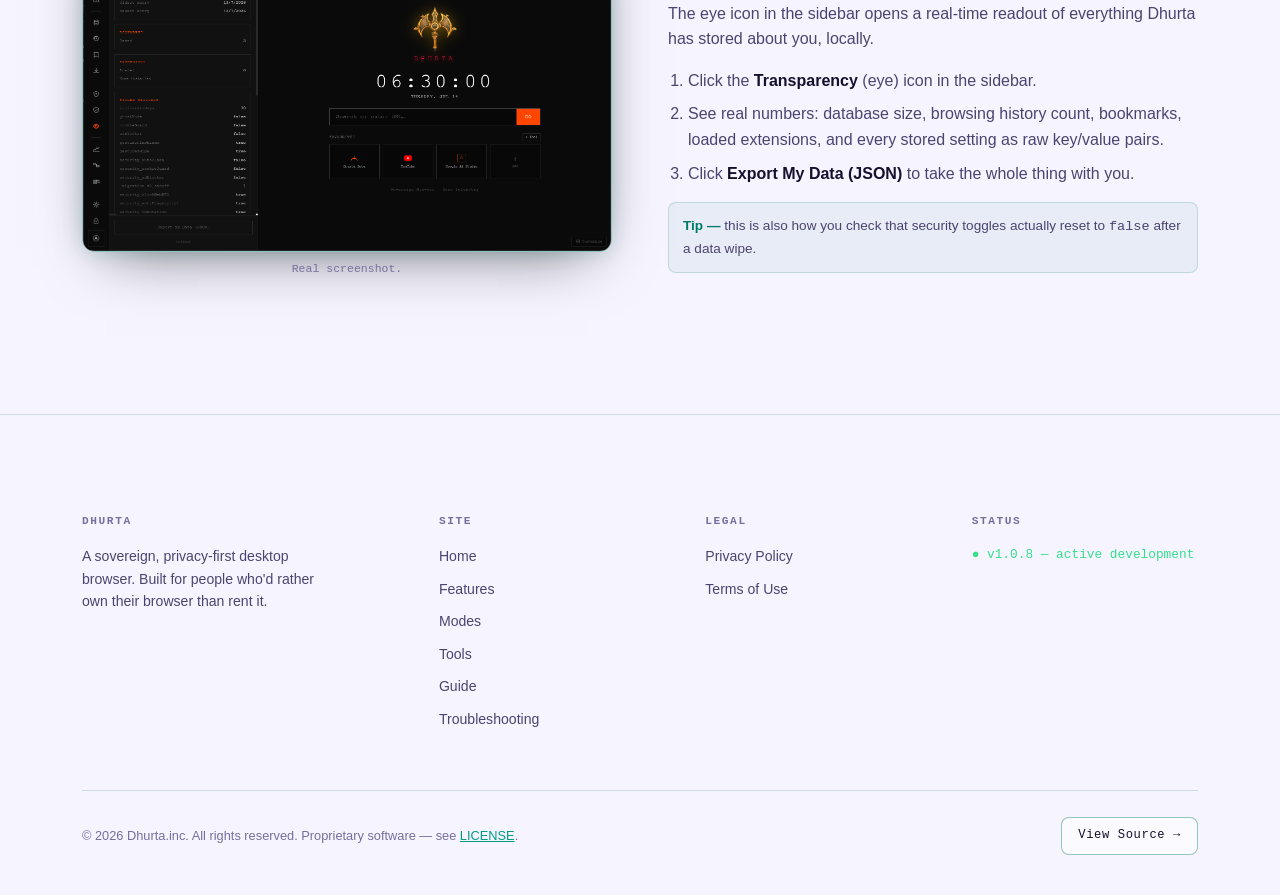
<file: guide.html>
<!doctype html>
<html lang="en">
<head>
<meta charset="utf-8">
<meta name="viewport" content="width=device-width, initial-scale=1">
<title>Guide — Dhurta</title>
<meta name="description" content="A step-by-step guide to setting up privacy, connecting browsers, and using Dhurta's core features.">
<link rel="canonical" href="https://dhurta.in/guide.html">
<meta property="og:type" content="website">
<meta property="og:url" content="https://dhurta.in/guide.html">
<meta property="og:title" content="Getting Started Guide — Dhurta">
<meta property="og:description" content="Six steps from install to fully locked-down: Ghost Mode, VPN, Anti-Fingerprint, Connect pairing, and the Transparency Dashboard.">
<meta property="og:image" content="https://dhurta.in/assets/img/screens/home.png">
<meta property="og:site_name" content="Dhurta">
<meta name="twitter:card" content="summary_large_image">
<meta name="twitter:title" content="Getting Started Guide — Dhurta">
<meta name="twitter:description" content="Six steps from install to fully locked-down: Ghost Mode, VPN, Anti-Fingerprint, Connect pairing, and the Transparency Dashboard.">
<meta name="twitter:image" content="https://dhurta.in/assets/img/screens/home.png">
<meta name="robots" content="index, follow">
<meta name="keywords" content="Dhurta guide, how to use Dhurta, Dhurta setup, private browser guide, enable Tor browser, Ghost Mode tutorial">
<meta name="author" content="Dhurta.inc">
<link rel="manifest" href="site.webmanifest">
<link rel="icon" href="assets/img/dhurta-logo.png">
<link rel="stylesheet" href="assets/css/styles.css">
<style>
  .page-hero { padding: 70px 0 20px; text-align: center; }
  .page-hero h1 { font-size: clamp(2rem, 4.4vw, 3.2rem); }
  .page-hero p { color: var(--ink-dim); max-width: 54ch; margin: 18px auto 0; text-transform: none; }

  .toc { display: flex; gap: 12px; justify-content: center; flex-wrap: wrap; margin-top: 34px; }
  .toc a {
    text-decoration: none; font-family: ui-monospace, monospace; font-size: 0.76rem;
    color: var(--ink-dim); border: 1px solid var(--line); padding: 8px 16px; border-radius: 20px;
  }
  .toc a:hover { color: var(--cyan); border-color: var(--line-strong); }

  .step {
    display: grid; grid-template-columns: 1fr 1fr; gap: 56px; align-items: center;
    padding: 64px 0; border-top: 1px solid var(--line);
  }
  .step:nth-child(even) .step-copy { order: 2; }
  .step-num {
    font-family: ui-monospace, monospace; font-size: 0.76rem; color: var(--magenta-soft);
    letter-spacing: 0.14em; margin-bottom: 10px; display: block;
  }
  .step-copy h3 { font-size: 1.5rem; text-transform: none; margin-bottom: 14px; }
  .step-copy p { color: var(--ink-dim); text-transform: none; margin-bottom: 12px; }
  .step-copy ol { padding-left: 20px; color: var(--ink-dim); margin: 16px 0; }
  .step-copy ol li { margin-bottom: 8px; }
  .step-copy ol li strong { color: var(--ink); }
  .step-tip {
    margin-top: 16px; padding: 12px 14px; border-radius: 8px;
    border: 1px solid var(--line); background: color-mix(in srgb, var(--cyan) 6%, transparent);
    font-size: 0.85rem; color: var(--ink-dim);
  }
  .step-tip strong { color: var(--cyan); }

  .cursor-blip { width: 9px; height: 9px; border-radius: 50%; background: var(--cyan); display: inline-block; box-shadow: 0 0 8px var(--cyan); animation: blip 1.6s ease-in-out infinite; }
  @keyframes blip { 0%,100% { opacity: 0.4; } 50% { opacity: 1; } }
  @media (prefers-reduced-motion: reduce) { .cursor-blip { animation: none; } }

  @media (max-width: 900px) {
    .step { grid-template-columns: 1fr; }
    .step:nth-child(even) .step-copy { order: 0; }
  }
</style>
</head>
<body>

<header class="nav">
  <div class="nav-inner">
    <a href="index.html" class="brand">
      <img src="assets/img/dhurta-logo.png" alt="Dhurta emblem">
      <span class="brand-word">Dhurta</span>
    </a>
    <nav class="links">
      <a href="index.html">Home</a>
      <a href="features.html">Features</a>
      <a href="modes.html">Modes</a>
      <a href="tools.html">Tools</a>
      <a href="guide.html" aria-current="page">Guide</a>
      <a href="troubleshooting.html">Troubleshooting</a>
    </nav>
    <a href="index.html#download" class="btn btn-primary">Download</a>
  </div>
</header>

<main>
  <section class="page-hero">
    <div class="wrap">
      <span class="eyebrow">Getting Started</span>
      <h1>Set up Dhurta like you mean it.</h1>
      <p>Six steps from install to a fully locked-down setup, illustrated with real screenshots of v1.0.8 where noted.</p>
      <div class="toc">
        <a href="#step-1">1. First Launch</a>
        <a href="#step-2">2. Ghost Mode</a>
        <a href="#step-3">3. VPN &amp; Security</a>
        <a href="#step-4">4. Anti-Fingerprint</a>
        <a href="#step-5">5. Connect</a>
        <a href="#step-6">6. Transparency</a>
      </div>
    </div>
  </section>

  <div class="wrap">

    <div class="step" id="step-1">
      <div class="step-copy reveal">
        <span class="step-num">STEP 1</span>
        <h3>First launch</h3>
        <p>Dhurta opens straight to a New Tab with your Speed Dial — no setup wizard, no account prompt.</p>
        <ol>
          <li><strong>Install</strong> and open Dhurta from the Start Menu or desktop shortcut.</li>
          <li>The <strong>sidebar</strong> on the left is your control surface — every icon opens a panel over the current page.</li>
          <li>Pin the tabs you use most from the <strong>Speed Dial</strong> tiles.</li>
        </ol>
        <div class="step-tip"><strong>Tip —</strong> right-click any tab for duplicate, ghost-tab, or bookmark shortcuts.</div>
      </div>
      <div class="step-visual reveal">
        <div class="shot-frame"><img src="assets/img/screens/home.png" alt="Dhurta new-tab screen, real capture"></div>
        <p class="render-note">Real screenshot.</p>
      </div>
    </div>

    <div class="step" id="step-2">
      <div class="step-copy reveal">
        <span class="step-num">STEP 2</span>
        <h3>Turn on Ghost Mode</h3>
        <p>Ghost Mode opens a session that lives entirely in memory — nothing written to disk, cleared the moment the tab closes.</p>
        <ol>
          <li>Right-click the <strong>+</strong> new-tab button, or use the tab context menu.</li>
          <li>Choose <strong>Ghost Tab</strong>.</li>
          <li>Browse as normal — the tab is tagged so you always know it's ephemeral.</li>
        </ol>
        <div class="step-tip"><strong>Note —</strong> Ghost Mode now runs real Tor onion routing — verify it yourself at <code>check.torproject.org</code> from inside the Ghost tab.</div>
      </div>
      <div class="step-visual reveal">
        <div class="shot-frame"><img src="assets/img/screens/ghost-mode.png" alt="Dhurta Ghost Mode tab, real capture"></div>
        <p class="render-note">Real screenshot.</p>
      </div>
    </div>

    <div class="step" id="step-3">
      <div class="step-copy reveal">
        <span class="step-num">STEP 3</span>
        <h3>Route through the built-in VPN</h3>
        <p>Dhurta ships a free built-in VPN with a server picker, plus Anti-Fingerprint and WebRTC blocking as separate toggles — or bundle all of it into one switch as Chakra Shield.</p>
        <ol>
          <li>Open the <strong>Security &amp; VPN</strong> panel from the sidebar.</li>
          <li>Toggle <strong>Free VPN</strong> on and pick a server location.</li>
          <li>Toggle <strong>Anti-Fingerprint</strong> and <strong>Block WebRTC Leaks</strong> alongside it.</li>
        </ol>
        <div class="step-tip"><strong>Tip —</strong> or skip the manual toggles entirely and switch to Chakra Shield from the Omni panel — same protections, one click.</div>
      </div>
      <div class="step-visual reveal">
        <div class="shot-frame"><img src="assets/img/screens/security-vpn.png" alt="Dhurta Security and VPN panel, real capture"></div>
        <p class="render-note">Real screenshot.</p>
      </div>
    </div>

    <div class="step" id="step-4">
      <div class="step-copy reveal">
        <span class="step-num">STEP 4</span>
        <h3>Enable Anti-Fingerprint &amp; WebRTC Block</h3>
        <p>Both are toggles in the same Security panel, and both are off by default — turn them on deliberately, based on your own risk tolerance.</p>
        <ol>
          <li>In the <strong>Security</strong> panel, switch on <strong>Anti-Fingerprint</strong>.</li>
          <li>Switch on <strong>Block WebRTC</strong>.</li>
          <li>Some canvas-heavy sites may behave differently with fingerprint noise on — see Troubleshooting if something breaks.</li>
        </ol>
        <div class="step-tip"><strong>Heads up —</strong> these two settings change how pages see your browser. Test the sites you rely on daily after switching them on.</div>
      </div>
      <div class="step-visual reveal">
        <div class="dwin">
          <div class="dwin-title"><span class="dwin-dot" style="background:#ff5f57;"></span><span class="dwin-dot" style="background:#febc2e;"></span><span class="dwin-dot" style="background:#28c840;"></span></div>
          <div class="dwin-tabs"><div class="dwin-tab active"><span class="dot"></span> Security</div></div>
          <div class="dwin-url"><div class="dwin-url-pill">🔒 dhurta://security</div></div>
          <div class="dwin-body">
            <div class="dwin-side"><div class="si active"><svg viewBox="0 0 24 24"><path d="M4 6h16M4 12h10M4 18h13"/></svg></div></div>
            <div class="dwin-main">
              <div class="dwin-card"><div class="row"><span>Anti-Fingerprint</span><div class="dwin-toggle on"><div class="knob"></div></div></div></div>
              <div class="dwin-card"><div class="row"><span>Block WebRTC</span><div class="dwin-toggle on"><div class="knob"></div></div></div></div>
              <div class="dwin-card"><div class="row"><span>Auto-Clean</span><div class="dwin-toggle"><div class="knob"></div></div></div></div>
            </div>
          </div>
        </div>
        <p class="render-note">Illustrative render — not a live capture.</p>
      </div>
    </div>

    <div class="step" id="step-5">
      <div class="step-copy reveal">
        <span class="step-num">STEP 5</span>
        <h3>Pair two browsers with Connect</h3>
        <p>Connect moves sessions and data directly between two Dhurta installs — no server holds the payload in between.</p>
        <ol>
          <li>Open <strong>Connect</strong> from the sidebar on the first machine — it shows a <strong>6-digit code</strong>.</li>
          <li>On the second machine, open Connect and <strong>enter that code</strong>.</li>
          <li>Once paired, choose what to send across.</li>
        </ol>
        <div class="step-tip"><strong>Note —</strong> the code expires after a short window — regenerate it if the pairing times out.</div>
      </div>
      <div class="step-visual reveal">
        <div class="dwin">
          <div class="dwin-title"><span class="dwin-dot" style="background:#ff5f57;"></span><span class="dwin-dot" style="background:#febc2e;"></span><span class="dwin-dot" style="background:#28c840;"></span></div>
          <div class="dwin-tabs"><div class="dwin-tab active"><span class="dot"></span> Connect</div></div>
          <div class="dwin-url"><div class="dwin-url-pill">🔒 dhurta://connect</div></div>
          <div class="dwin-body">
            <div class="dwin-side"><div class="si active"><svg viewBox="0 0 24 24"><circle cx="12" cy="12" r="3"/><path d="M12 3v6M12 15v6M3 12h6M15 12h6"/></svg></div></div>
            <div class="dwin-main" style="display:flex; flex-direction:column; align-items:center; justify-content:center; gap:14px;">
              <span class="mono" style="font-size:0.7rem;color:#8b81b8;letter-spacing:0.1em;">YOUR PAIRING CODE</span>
              <span class="mono" style="font-size:1.8rem; letter-spacing:0.3em; background:linear-gradient(90deg,var(--cyan),var(--magenta)); -webkit-background-clip:text; background-clip:text; color:transparent;">4 8 1 9 2 6</span>
              <span class="cursor-blip"></span>
            </div>
          </div>
        </div>
        <p class="render-note">Illustrative render — not a live capture.</p>
      </div>
    </div>

    <div class="step" id="step-6">
      <div class="step-copy reveal">
        <span class="step-num">STEP 6</span>
        <h3>Check the Transparency Dashboard</h3>
        <p>The eye icon in the sidebar opens a real-time readout of everything Dhurta has stored about you, locally.</p>
        <ol>
          <li>Click the <strong>Transparency</strong> (eye) icon in the sidebar.</li>
          <li>See real numbers: database size, browsing history count, bookmarks, loaded extensions, and every stored setting as raw key/value pairs.</li>
          <li>Click <strong>Export My Data (JSON)</strong> to take the whole thing with you.</li>
        </ol>
        <div class="step-tip"><strong>Tip —</strong> this is also how you check that security toggles actually reset to <code>false</code> after a data wipe.</div>
      </div>
      <div class="step-visual reveal">
        <div class="shot-frame"><img src="assets/img/screens/transparency.png" alt="Dhurta Transparency Dashboard, real capture"></div>
        <p class="render-note">Real screenshot.</p>
      </div>
    </div>

  </div>
</main>

<footer class="site-footer">
  <div class="wrap">
    <div class="foot-grid">
      <div class="foot-col">
        <h5>Dhurta</h5>
        <p style="color:var(--ink-dim); font-size:0.88rem; max-width:32ch;">A sovereign, privacy-first desktop browser. Built for people who'd rather own their browser than rent it.</p>
      </div>
      <div class="foot-col">
        <h5>Site</h5>
        <a href="index.html">Home</a>
        <a href="features.html">Features</a>
        <a href="modes.html">Modes</a>
        <a href="tools.html">Tools</a>
        <a href="guide.html">Guide</a>
        <a href="troubleshooting.html">Troubleshooting</a>
      </div>
      <div class="foot-col">
        <h5>Legal</h5>
        
        <a href="privacy.html">Privacy Policy</a>
        <a href="terms.html">Terms of Use</a>
      </div>
      <div class="foot-col">
        <h5>Status</h5>
        <p class="mono" style="font-size:0.8rem; color:var(--good);">● v1.0.8 — active development</p>
      </div>
    </div>
    <div class="foot-legal">
      <div class="foot-copy">© 2026 Dhurta.inc. All rights reserved. Proprietary software — see <a href="https://github.com/prashantkeshr/Dhurta/blob/main/LICENSE" style="color:var(--cyan-soft);">LICENSE</a>.</div>
        <a href="https://github.com/prashantkeshr/Dhurta" class="btn" style="font-size:0.76rem;padding:8px 16px;">View Source →</a>
    </div>
  </div>
</footer>

<button class="theme-toggle" id="themeToggle" aria-label="Toggle color theme">
  <svg viewBox="0 0 24 24"><circle cx="12" cy="12" r="4"/><path d="M12 2v2M12 20v2M4.9 4.9l1.4 1.4M17.7 17.7l1.4 1.4M2 12h2M20 12h2M4.9 19.1l1.4-1.4M17.7 6.3l1.4-1.4"/></svg>
</button>

<script src="assets/js/main.js"></script>
</body>
</html>
</file>
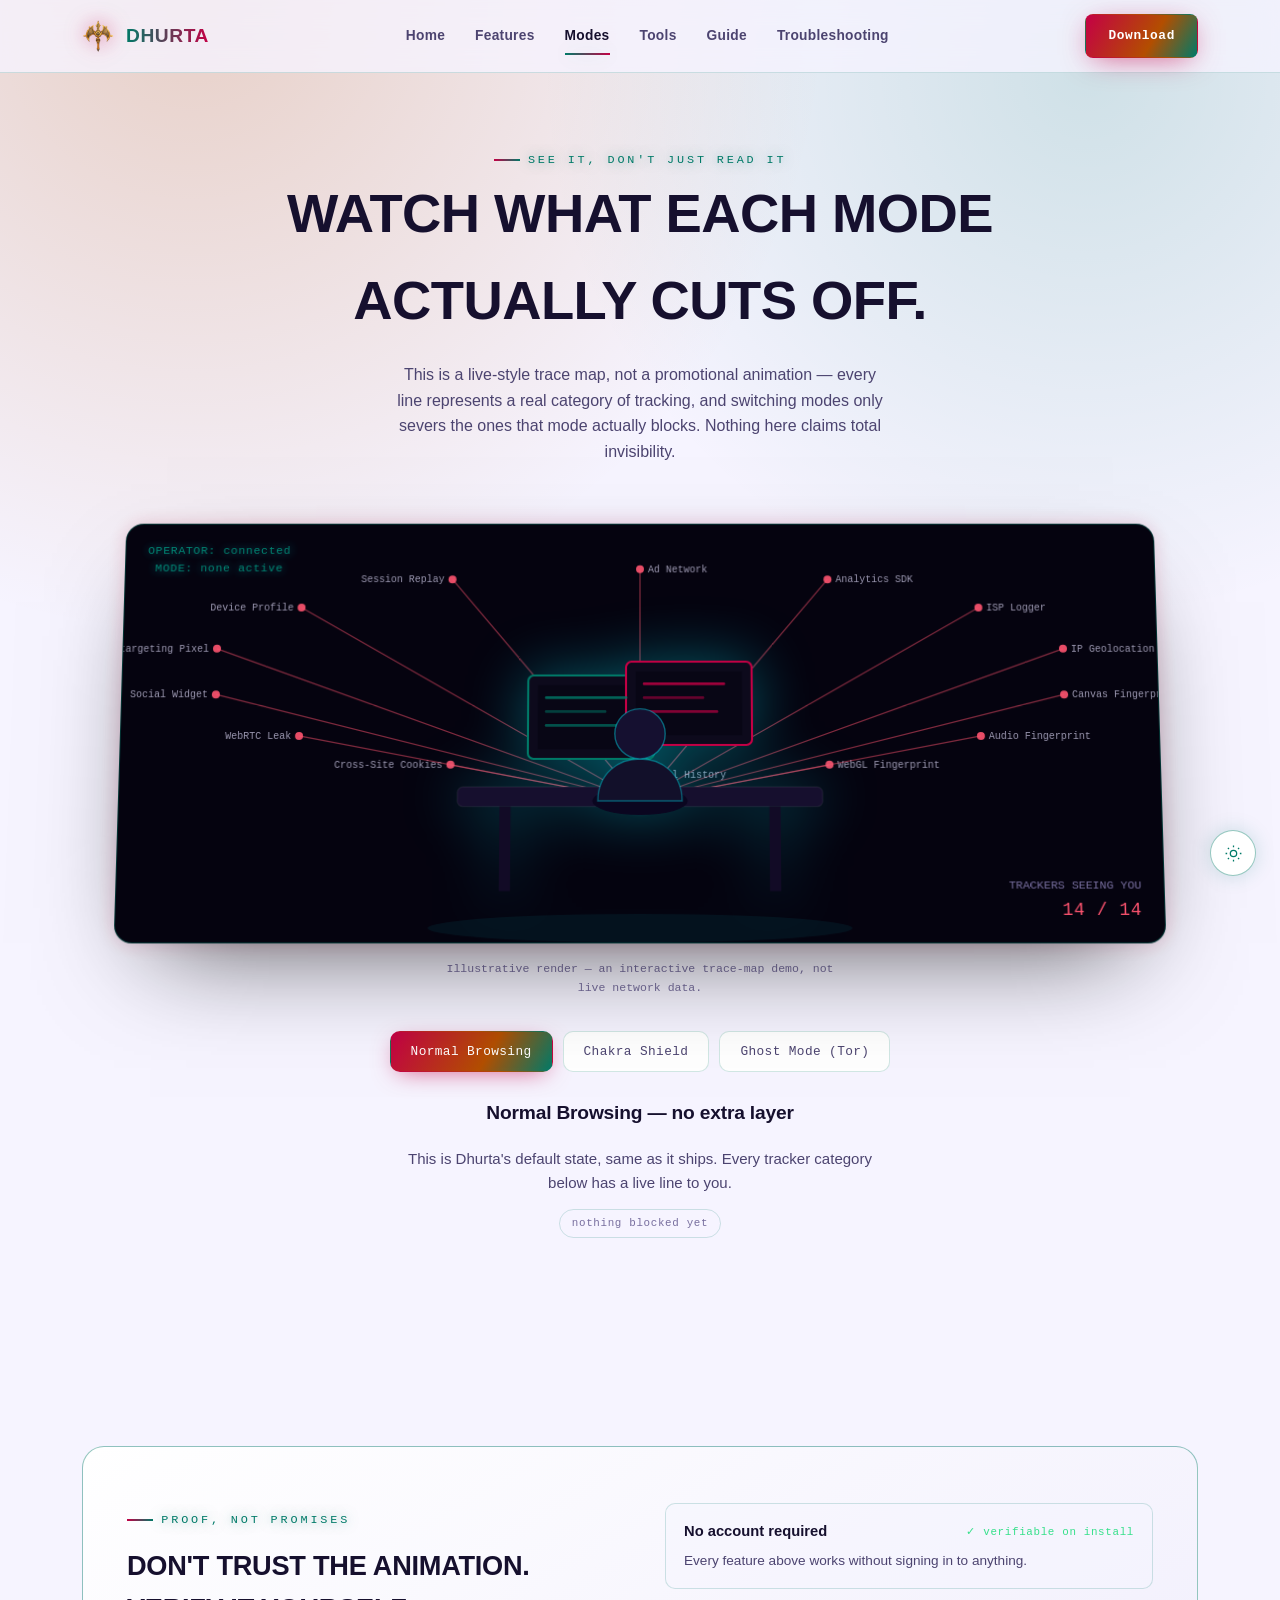
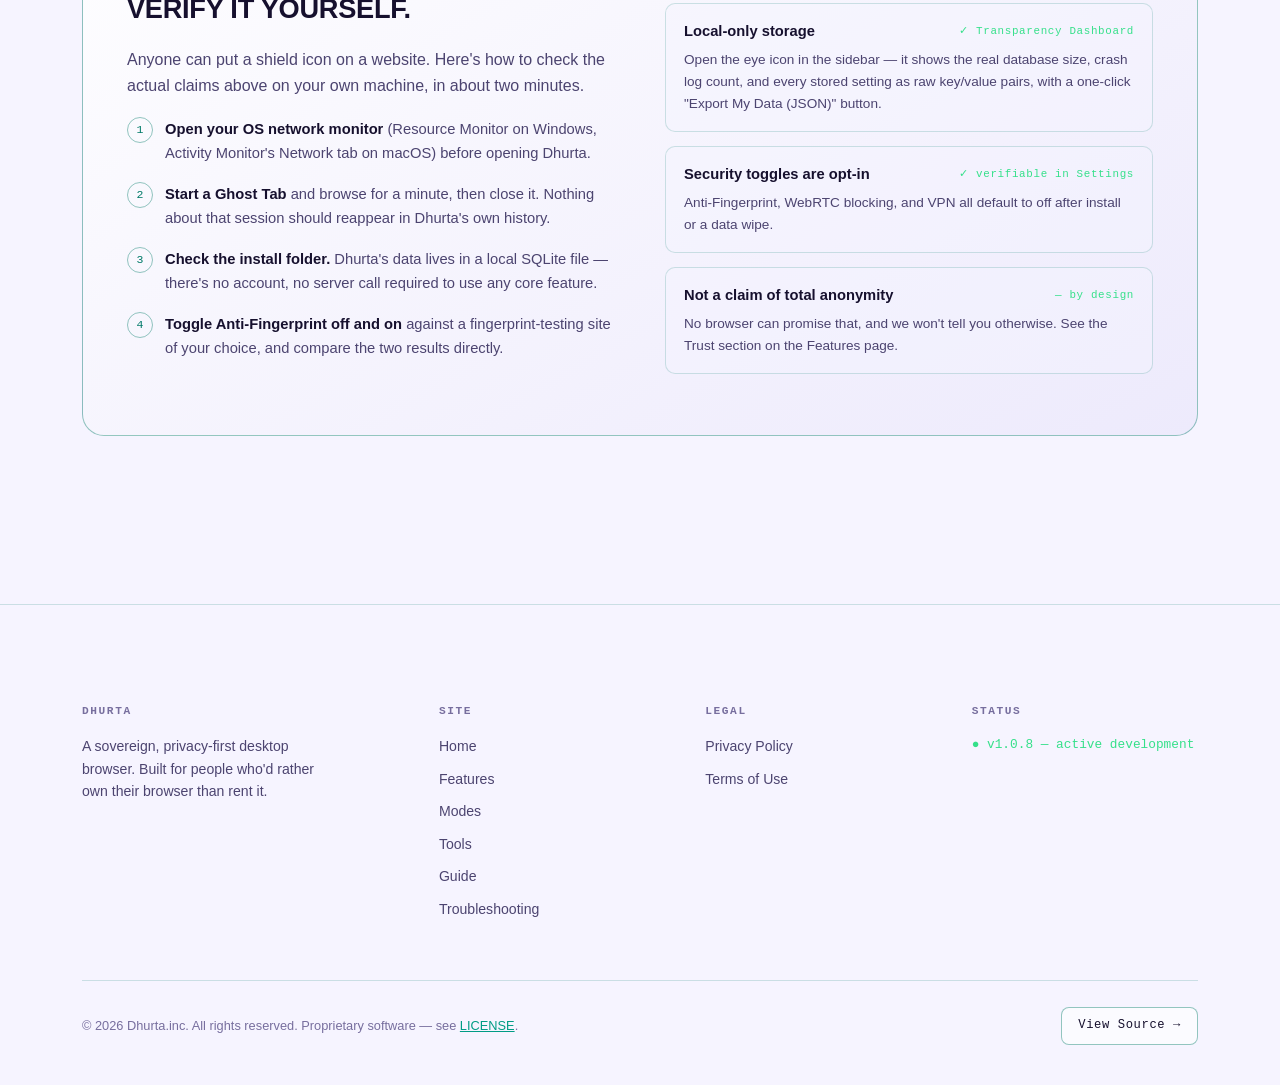
<file: modes.html>
<!doctype html>
<html lang="en">
<head>
<meta charset="utf-8">
<meta name="viewport" content="width=device-width, initial-scale=1">
<title>Modes — Dhurta</title>
<meta name="description" content="Watch what each Dhurta privacy mode actually cuts off — an interactive trace map, not a marketing claim.">
<link rel="canonical" href="https://dhurta.in/modes.html">
<meta property="og:type" content="website">
<meta property="og:url" content="https://dhurta.in/modes.html">
<meta property="og:title" content="Privacy Modes — Dhurta">
<meta property="og:description" content="Normal, Chakra Shield, Ghost Mode (Tor) — see exactly what each mode cuts off with a live interactive trace map.">
<meta property="og:image" content="https://dhurta.in/assets/img/screens/ghost-mode.png">
<meta property="og:site_name" content="Dhurta">
<meta name="twitter:card" content="summary_large_image">
<meta name="twitter:title" content="Privacy Modes — Dhurta">
<meta name="twitter:description" content="Normal, Chakra Shield, Ghost Mode (Tor) — see exactly what each mode cuts off with a live interactive trace map.">
<meta name="twitter:image" content="https://dhurta.in/assets/img/screens/ghost-mode.png">
<meta name="robots" content="index, follow">
<meta name="keywords" content="Dhurta Ghost Mode, Tor browser mode, Chakra Shield mode, private browsing mode, browser privacy modes">
<meta name="author" content="Dhurta.inc">
<link rel="manifest" href="site.webmanifest">
<link rel="icon" href="assets/img/dhurta-logo.png">
<link rel="stylesheet" href="assets/css/styles.css">
<style>
  .page-hero { padding: 70px 0 10px; text-align: center; position: relative; }
  .page-hero h1 { font-size: clamp(2rem, 4.6vw, 3.4rem); }
  .page-hero p { color: var(--ink-dim); max-width: 56ch; margin: 18px auto 0; text-transform: none; }

  /* ---------- Operator scene ---------- */
  .scene-wrap { perspective: 1800px; margin: 56px auto 0; max-width: 1040px; }
  .scene {
    position: relative;
    transform: rotateX(6deg);
    transition: transform 0.4s ease;
    border-radius: 18px;
    overflow: hidden;
    border: 1px solid var(--line-strong);
    box-shadow: 0 40px 100px -40px rgba(0,0,0,0.7), var(--glow-magenta);
    background: #05030f;
  }
  #matrixRain { display: block; width: 100%; height: 420px; }
  .scene-figure {
    position: absolute; inset: 0; display: flex; align-items: flex-end; justify-content: center;
    pointer-events: none;
  }
  .scene-figure svg { width: min(560px, 70%); height: auto; filter: drop-shadow(0 0 30px rgba(0,240,255,0.35)); }
  .scene-status {
    position: absolute; top: 18px; left: 22px; font-family: ui-monospace, monospace; font-size: 0.72rem;
    color: var(--cyan-soft); letter-spacing: 0.06em; text-shadow: 0 0 10px rgba(0,240,255,0.6);
  }
  .scene-status .line { opacity: 0.85; }
  .scene-readout {
    position: absolute; bottom: 18px; right: 22px; text-align: right;
    font-family: ui-monospace, monospace; font-size: 0.72rem; color: var(--ink-faint);
  }
  .scene-readout .big { font-size: 1.1rem; color: var(--good); letter-spacing: 0.04em; transition: color 0.4s ease; }
  .scene-readout .big.tracked { color: var(--bad); }

  /* ---------- Mode switcher ---------- */
  .mode-bar {
    display: flex; gap: 10px; justify-content: center; flex-wrap: wrap;
    margin: 34px auto 0; max-width: 1040px;
  }
  .mode-btn {
    font-family: ui-monospace, monospace; font-size: 0.8rem; letter-spacing: 0.03em;
    padding: 12px 20px; border-radius: 10px; border: 1px solid var(--line);
    background: var(--surface); color: var(--ink-dim); cursor: pointer;
    transition: all 0.2s ease;
  }
  .mode-btn:hover { border-color: var(--line-strong); color: var(--ink); }
  .mode-btn.active {
    color: #fff; border-color: transparent;
    background: linear-gradient(120deg, var(--magenta), var(--violet) 60%, var(--cyan));
    box-shadow: 0 6px 24px -8px color-mix(in srgb, var(--magenta) 70%, transparent);
  }

  .mode-detail {
    max-width: 720px; margin: 26px auto 0; text-align: center;
  }
  .mode-detail h3 { font-size: 1.2rem; text-transform: none; margin-bottom: 10px; }
  .mode-detail p { color: var(--ink-dim); text-transform: none; font-size: 0.94rem; }
  .mode-detail .cuts { display: flex; gap: 8px; justify-content: center; flex-wrap: wrap; margin-top: 14px; }
  .mode-detail .cuts span {
    font-family: ui-monospace, monospace; font-size: 0.68rem; letter-spacing: 0.06em;
    border: 1px solid var(--line); border-radius: 20px; padding: 5px 12px; color: var(--ink-faint);
  }

  .render-note { text-align: center; margin-top: 14px; }

  /* ---------- Proof / believe component ---------- */
  .proof {
    margin-top: 90px; border-radius: 22px; padding: 56px 44px;
    border: 1px solid var(--line-strong);
    background: linear-gradient(150deg, var(--surface), var(--surface-2));
  }
  .proof-grid { display: grid; grid-template-columns: 1fr 1fr; gap: 50px; align-items: start; }
  .proof h2 { font-size: 1.7rem; margin-bottom: 14px; }
  .proof > .proof-grid > div > p.lead { color: var(--ink-dim); text-transform: none; margin-bottom: 20px; }
  .proof-steps { list-style: none; padding: 0; margin: 0; counter-reset: step; }
  .proof-steps li {
    counter-increment: step; position: relative; padding-left: 38px; margin-bottom: 18px;
    color: var(--ink-dim); text-transform: none; font-size: 0.92rem;
  }
  .proof-steps li::before {
    content: counter(step); position: absolute; left: 0; top: -1px;
    width: 24px; height: 24px; border-radius: 50%; display: flex; align-items: center; justify-content: center;
    font-family: ui-monospace, monospace; font-size: 0.72rem; color: var(--cyan);
    border: 1px solid var(--line-strong);
  }
  .proof-steps li strong { color: var(--ink); }

  .proof-claims { display: flex; flex-direction: column; gap: 14px; }
  .claim {
    border: 1px solid var(--line); border-radius: 10px; padding: 16px 18px;
    background: color-mix(in srgb, var(--bg) 40%, transparent);
  }
  .claim .head-row { display: flex; justify-content: space-between; align-items: center; margin-bottom: 6px; }
  .claim .head-row strong { font-size: 0.92rem; }
  .claim .status { font-family: ui-monospace, monospace; font-size: 0.68rem; letter-spacing: 0.06em; color: var(--good); }
  .claim p { margin: 0; color: var(--ink-dim); font-size: 0.85rem; text-transform: none; }

  @media (max-width: 900px) {
    .proof-grid { grid-template-columns: 1fr; }
    #matrixRain { height: 320px; }
  }
</style>
</head>
<body>

<header class="nav">
  <div class="nav-inner">
    <a href="index.html" class="brand">
      <img src="assets/img/dhurta-logo.png" alt="Dhurta emblem">
      <span class="brand-word">Dhurta</span>
    </a>
    <nav class="links">
      <a href="index.html">Home</a>
      <a href="features.html">Features</a>
      <a href="modes.html" aria-current="page">Modes</a>
      <a href="tools.html">Tools</a>
      <a href="guide.html">Guide</a>
      <a href="troubleshooting.html">Troubleshooting</a>
    </nav>
    <a href="index.html#download" class="btn btn-primary">Download</a>
  </div>
</header>

<main>
  <section class="page-hero">
    <div class="wrap">
      <span class="eyebrow">See It, Don't Just Read It</span>
      <h1>Watch what each mode actually cuts off.</h1>
      <p>This is a live-style trace map, not a promotional animation — every line represents a real category of tracking, and switching modes only severs the ones that mode actually blocks. Nothing here claims total invisibility.</p>
    </div>

    <div class="wrap">
      <div class="scene-wrap">
        <div class="scene" id="scene">
          <canvas id="matrixRain"></canvas>
          <div class="scene-figure" aria-hidden="true">
            <svg viewBox="0 0 400 260">
              <ellipse cx="200" cy="250" rx="150" ry="10" fill="rgba(0,240,255,0.06)"/>
              <rect x="70" y="150" width="260" height="14" rx="4" fill="#160f2e" stroke="rgba(255,255,255,0.06)"/>
              <rect x="100" y="164" width="8" height="60" fill="#120b26"/>
              <rect x="292" y="164" width="8" height="60" fill="#120b26"/>
              <g id="monitorGroup">
                <rect x="120" y="70" width="90" height="60" rx="4" fill="#0d0a1c" stroke="var(--cyan)" stroke-width="1.5"/>
                <rect x="127" y="77" width="76" height="46" fill="#080615"/>
                <rect x="190" y="60" width="90" height="60" rx="4" fill="#0d0a1c" stroke="var(--magenta)" stroke-width="1.5"/>
                <rect x="197" y="67" width="76" height="46" fill="#080615"/>
                <g id="screenLines" stroke-width="2" stroke-linecap="round">
                  <line x1="133" y1="86" x2="190" y2="86" stroke="var(--cyan)" opacity="0.8"/>
                  <line x1="133" y1="96" x2="175" y2="96" stroke="var(--cyan)" opacity="0.5"/>
                  <line x1="133" y1="106" x2="185" y2="106" stroke="var(--cyan)" opacity="0.65"/>
                  <line x1="203" y1="76" x2="260" y2="76" stroke="var(--magenta)" opacity="0.8"/>
                  <line x1="203" y1="86" x2="245" y2="86" stroke="var(--magenta)" opacity="0.5"/>
                  <line x1="203" y1="96" x2="255" y2="96" stroke="var(--magenta)" opacity="0.65"/>
                </g>
              </g>
              <g transform="translate(200,150)">
                <ellipse cx="0" cy="10" rx="34" ry="10" fill="#0a0620"/>
                <path d="M-30 10 C-30 -30 30 -30 30 10 Z" fill="#12102a" stroke="rgba(0,240,255,0.35)"/>
                <circle cx="0" cy="-38" r="18" fill="#151030" stroke="rgba(0,240,255,0.4)"/>
              </g>
            </svg>
          </div>
          <div class="scene-status mono">
            <div class="line">OPERATOR: connected</div>
            <div class="line" id="statusMode">MODE: none active</div>
          </div>
          <div class="scene-readout">
            <div id="readoutLabel">TRACKERS SEEING YOU</div>
            <div class="big tracked" id="readoutBig">14 / 14</div>
          </div>
        </div>
      </div>
      <p class="render-note"><span class="render-note mono" style="color:var(--ink-faint);">Illustrative render — an interactive trace-map demo, not live network data.</span></p>
    </div>

    <div class="mode-bar" role="tablist" aria-label="Privacy modes">
      <button class="mode-btn active" data-mode="none">Normal Browsing</button>
      <button class="mode-btn" data-mode="fingerprint">Chakra Shield</button>
      <button class="mode-btn" data-mode="fortress">Ghost Mode (Tor)</button>
    </div>

    <div class="mode-detail" id="modeDetail">
      <h3>Normal Browsing — no extra layer</h3>
      <p>This is Dhurta's default state, same as it ships. Every tracker category below has a live line to you.</p>
      <div class="cuts" id="modeCuts"></div>
    </div>
  </section>

  <section>
    <div class="wrap">
      <div class="proof">
        <div class="proof-grid">
          <div>
            <span class="eyebrow">Proof, Not Promises</span>
            <h2 style="margin-top:14px;">Don't trust the animation. Verify it yourself.</h2>
            <p class="lead">Anyone can put a shield icon on a website. Here's how to check the actual claims above on your own machine, in about two minutes.</p>
            <ol class="proof-steps">
              <li><strong>Open your OS network monitor</strong> (Resource Monitor on Windows, Activity Monitor's Network tab on macOS) before opening Dhurta.</li>
              <li><strong>Start a Ghost Tab</strong> and browse for a minute, then close it. Nothing about that session should reappear in Dhurta's own history.</li>
              <li><strong>Check the install folder.</strong> Dhurta's data lives in a local SQLite file — there's no account, no server call required to use any core feature.</li>
              <li><strong>Toggle Anti-Fingerprint off and on</strong> against a fingerprint-testing site of your choice, and compare the two results directly.</li>
            </ol>
          </div>
          <div class="proof-claims">
            <div class="claim">
              <div class="head-row"><strong>No account required</strong><span class="status">✓ verifiable on install</span></div>
              <p>Every feature above works without signing in to anything.</p>
            </div>
            <div class="claim">
              <div class="head-row"><strong>Local-only storage</strong><span class="status">✓ Transparency Dashboard</span></div>
              <p>Open the eye icon in the sidebar — it shows the real database size, crash log count, and every stored setting as raw key/value pairs, with a one-click "Export My Data (JSON)" button.</p>
            </div>
            <div class="claim">
              <div class="head-row"><strong>Security toggles are opt-in</strong><span class="status">✓ verifiable in Settings</span></div>
              <p>Anti-Fingerprint, WebRTC blocking, and VPN all default to off after install or a data wipe.</p>
            </div>
            <div class="claim">
              <div class="head-row"><strong>Not a claim of total anonymity</strong><span class="status">— by design</span></div>
              <p>No browser can promise that, and we won't tell you otherwise. See the Trust section on the Features page.</p>
            </div>
          </div>
        </div>
      </div>
    </div>
  </section>
</main>

<footer class="site-footer">
  <div class="wrap">
    <div class="foot-grid">
      <div class="foot-col">
        <h5>Dhurta</h5>
        <p style="color:var(--ink-dim); font-size:0.88rem; max-width:32ch;">A sovereign, privacy-first desktop browser. Built for people who'd rather own their browser than rent it.</p>
      </div>
      <div class="foot-col">
        <h5>Site</h5>
        <a href="index.html">Home</a>
        <a href="features.html">Features</a>
        <a href="modes.html">Modes</a>
        <a href="tools.html">Tools</a>
        <a href="guide.html">Guide</a>
        <a href="troubleshooting.html">Troubleshooting</a>
      </div>
      <div class="foot-col">
        <h5>Legal</h5>
        
        <a href="privacy.html">Privacy Policy</a>
        <a href="terms.html">Terms of Use</a>
      </div>
      <div class="foot-col">
        <h5>Status</h5>
        <p class="mono" style="font-size:0.8rem; color:var(--good);">● v1.0.8 — active development</p>
      </div>
    </div>
    <div class="foot-legal">
      <div class="foot-copy">© 2026 Dhurta.inc. All rights reserved. Proprietary software — see <a href="https://github.com/prashantkeshr/Dhurta/blob/main/LICENSE" style="color:var(--cyan-soft);">LICENSE</a>.</div>
        <a href="https://github.com/prashantkeshr/Dhurta" class="btn" style="font-size:0.76rem;padding:8px 16px;">View Source →</a>
    </div>
  </div>
</footer>

<button class="theme-toggle" id="themeToggle" aria-label="Toggle color theme">
  <svg viewBox="0 0 24 24"><circle cx="12" cy="12" r="4"/><path d="M12 2v2M12 20v2M4.9 4.9l1.4 1.4M17.7 17.7l1.4 1.4M2 12h2M20 12h2M4.9 19.1l1.4-1.4M17.7 6.3l1.4-1.4"/></svg>
</button>

<script src="assets/js/main.js"></script>
<script>
(function () {
  var canvas = document.getElementById('matrixRain');
  var ctx = canvas.getContext('2d');
  var reduced = window.matchMedia('(prefers-reduced-motion: reduce)').matches;
  var dpr = Math.min(window.devicePixelRatio || 1, 2);

  function resize() {
    canvas.width = canvas.clientWidth * dpr;
    canvas.height = canvas.clientHeight * dpr;
    ctx.setTransform(dpr, 0, 0, dpr, 0, 0);
    layoutNodes();
  }

  // Tracker nodes: id, label, angle-position (fraction of circle), category
  var TRACKERS = [
    { id: 'adnet',   label: 'Ad Network',        cat: 'general' },
    { id: 'analytics', label: 'Analytics SDK',   cat: 'general' },
    { id: 'isp',     label: 'ISP Logger',        cat: 'vpn' },
    { id: 'geo',     label: 'IP Geolocation',    cat: 'vpn' },
    { id: 'canvasfp',label: 'Canvas Fingerprint',cat: 'fingerprint' },
    { id: 'audiofp', label: 'Audio Fingerprint', cat: 'fingerprint' },
    { id: 'webglfp', label: 'WebGL Fingerprint', cat: 'fingerprint' },
    { id: 'localhist', label: 'Local History',   cat: 'ghost' },
    { id: 'cookies', label: 'Cross-Site Cookies',cat: 'ghost' },
    { id: 'webrtc',  label: 'WebRTC Leak',       cat: 'vpn' },
    { id: 'social',  label: 'Social Widget',     cat: 'general' },
    { id: 'retarget',label: 'Retargeting Pixel', cat: 'general' },
    { id: 'device',  label: 'Device Profile',    cat: 'fingerprint' },
    { id: 'session', label: 'Session Replay',    cat: 'ghost' }
  ];

  var MODES = {
    none: { label: 'Normal Browsing — no extra layer', desc: "This is Dhurta's default state, same as it ships. Every tracker category below has a live line to you.", cuts: [] },
    fingerprint: { label: 'Chakra Shield', desc: 'VPN + Anti-Fingerprint + WebRTC block + Cookie Guard + Ad Blocker, bundled behind one switch. Your ISP, IP geolocation, WebRTC leaks and device fingerprint all lose their target — most sites keep working normally.', cuts: ['vpn', 'fingerprint'] },
    fortress: { label: 'Ghost Mode (Tor)', desc: 'Extreme mode: real Tor onion routing through the bundled binary, in-memory session, fingerprint spoofed, WebRTC killed. General ad/analytics trackers can still see that a request happened — no mode claims to stop that.', cuts: ['ghost', 'vpn', 'fingerprint'] }
  };

  var nodes = [];
  function layoutNodes() {
    var w = canvas.clientWidth, h = canvas.clientHeight;
    var cx = w / 2, cy = h / 2 - 20;
    var rx = Math.min(w * 0.42, 460);
    var ry = Math.min(h * 0.4, 170);
    nodes = TRACKERS.map(function (t, i) {
      var a = (i / TRACKERS.length) * Math.PI * 2 - Math.PI / 2;
      return {
        id: t.id, label: t.label, cat: t.cat,
        x: cx + Math.cos(a) * rx,
        y: cy + Math.sin(a) * ry * 0.62 - 40,
        cut: 0 // 0 = live, 1 = fully cut
      };
    });
  }

  var currentMode = 'none';
  var t0 = performance.now();

  function isCutByMode(cat, mode) {
    return MODES[mode].cuts.indexOf(cat) !== -1;
  }

  function draw(now) {
    var w = canvas.clientWidth, h = canvas.clientHeight;
    ctx.clearRect(0, 0, w, h);

    var cx = w / 2, cy = h / 2 + 70;

    nodes.forEach(function (n) {
      var targetCut = isCutByMode(n.cat, currentMode) ? 1 : 0;
      n.cut += (targetCut - n.cut) * (reduced ? 1 : 0.08);

      var live = 1 - n.cut;
      var col = live > 0.5 ? '255,84,112' : '53,224,138';

      ctx.save();
      ctx.strokeStyle = 'rgba(' + col + ',' + (0.15 + live * 0.35) + ')';
      ctx.lineWidth = 1.2;
      if (n.cut > 0.05 && n.cut < 0.95) {
        var midx = (n.x + cx) / 2 + (Math.random() - 0.5) * 14;
        var midy = (n.y + cy) / 2 + (Math.random() - 0.5) * 14;
        ctx.beginPath();
        ctx.moveTo(n.x, n.y);
        ctx.lineTo(midx, midy);
        ctx.stroke();
      } else if (n.cut <= 0.05) {
        ctx.beginPath();
        ctx.moveTo(n.x, n.y);
        ctx.lineTo(cx, cy);
        ctx.stroke();
      }
      ctx.restore();

      ctx.save();
      ctx.fillStyle = 'rgba(' + col + ',' + (0.4 + live * 0.5) + ')';
      ctx.beginPath();
      ctx.arc(n.x, n.y, 4, 0, Math.PI * 2);
      ctx.fill();

      ctx.font = '10px ui-monospace, monospace';
      ctx.fillStyle = 'rgba(220,215,245,' + (0.35 + live * 0.35) + ')';
      ctx.textAlign = n.x < cx ? 'right' : 'left';
      ctx.fillText(n.label, n.x + (n.x < cx ? -8 : 8), n.y + 3);
      ctx.restore();
    });

    // center "you" node
    ctx.save();
    ctx.fillStyle = 'rgba(0,240,255,0.9)';
    ctx.shadowColor = 'rgba(0,240,255,0.8)';
    ctx.shadowBlur = 12;
    ctx.beginPath();
    ctx.arc(cx, cy, 6, 0, Math.PI * 2);
    ctx.fill();
    ctx.restore();

    if (!reduced) requestAnimationFrame(draw);
  }

  resize();
  window.addEventListener('resize', resize);
  requestAnimationFrame(draw);
  if (reduced) draw(0);

  function updateReadout() {
    var liveCount = nodes.filter(function (n) { return !isCutByMode(n.cat, currentMode); }).length;
    var total = nodes.length;
    var big = document.getElementById('readoutBig');
    big.textContent = liveCount + ' / ' + total;
    big.classList.toggle('tracked', liveCount > 0);
    document.getElementById('statusMode').textContent = 'MODE: ' + (currentMode === 'none' ? 'none active' : MODES[currentMode].label.toUpperCase());
  }

  var CAT_LABEL = { general: 'General ad / analytics', vpn: 'IP & network exposure', fingerprint: 'Device fingerprinting', ghost: 'Local history & cookies' };

  function updateDetail() {
    var m = MODES[currentMode];
    document.getElementById('modeDetail').querySelector('h3').textContent = m.label;
    document.getElementById('modeDetail').querySelector('p').textContent = m.desc;
    var cutsEl = document.getElementById('modeCuts');
    cutsEl.innerHTML = '';
    if (!m.cuts.length) {
      var span = document.createElement('span');
      span.textContent = 'nothing blocked yet';
      cutsEl.appendChild(span);
    } else {
      m.cuts.forEach(function (c) {
        var span = document.createElement('span');
        span.textContent = 'blocks: ' + CAT_LABEL[c];
        cutsEl.appendChild(span);
      });
    }
  }

  document.querySelectorAll('.mode-btn').forEach(function (btn) {
    btn.addEventListener('click', function () {
      document.querySelectorAll('.mode-btn').forEach(function (b) { b.classList.remove('active'); });
      btn.classList.add('active');
      currentMode = btn.getAttribute('data-mode');
      updateReadout();
      updateDetail();
      if (reduced) draw(0);
    });
  });

  updateReadout();
  updateDetail();

  // periodically refresh the live-count readout as tween settles
  setInterval(updateReadout, 200);
})();
</script>
</body>
</html>
</file>
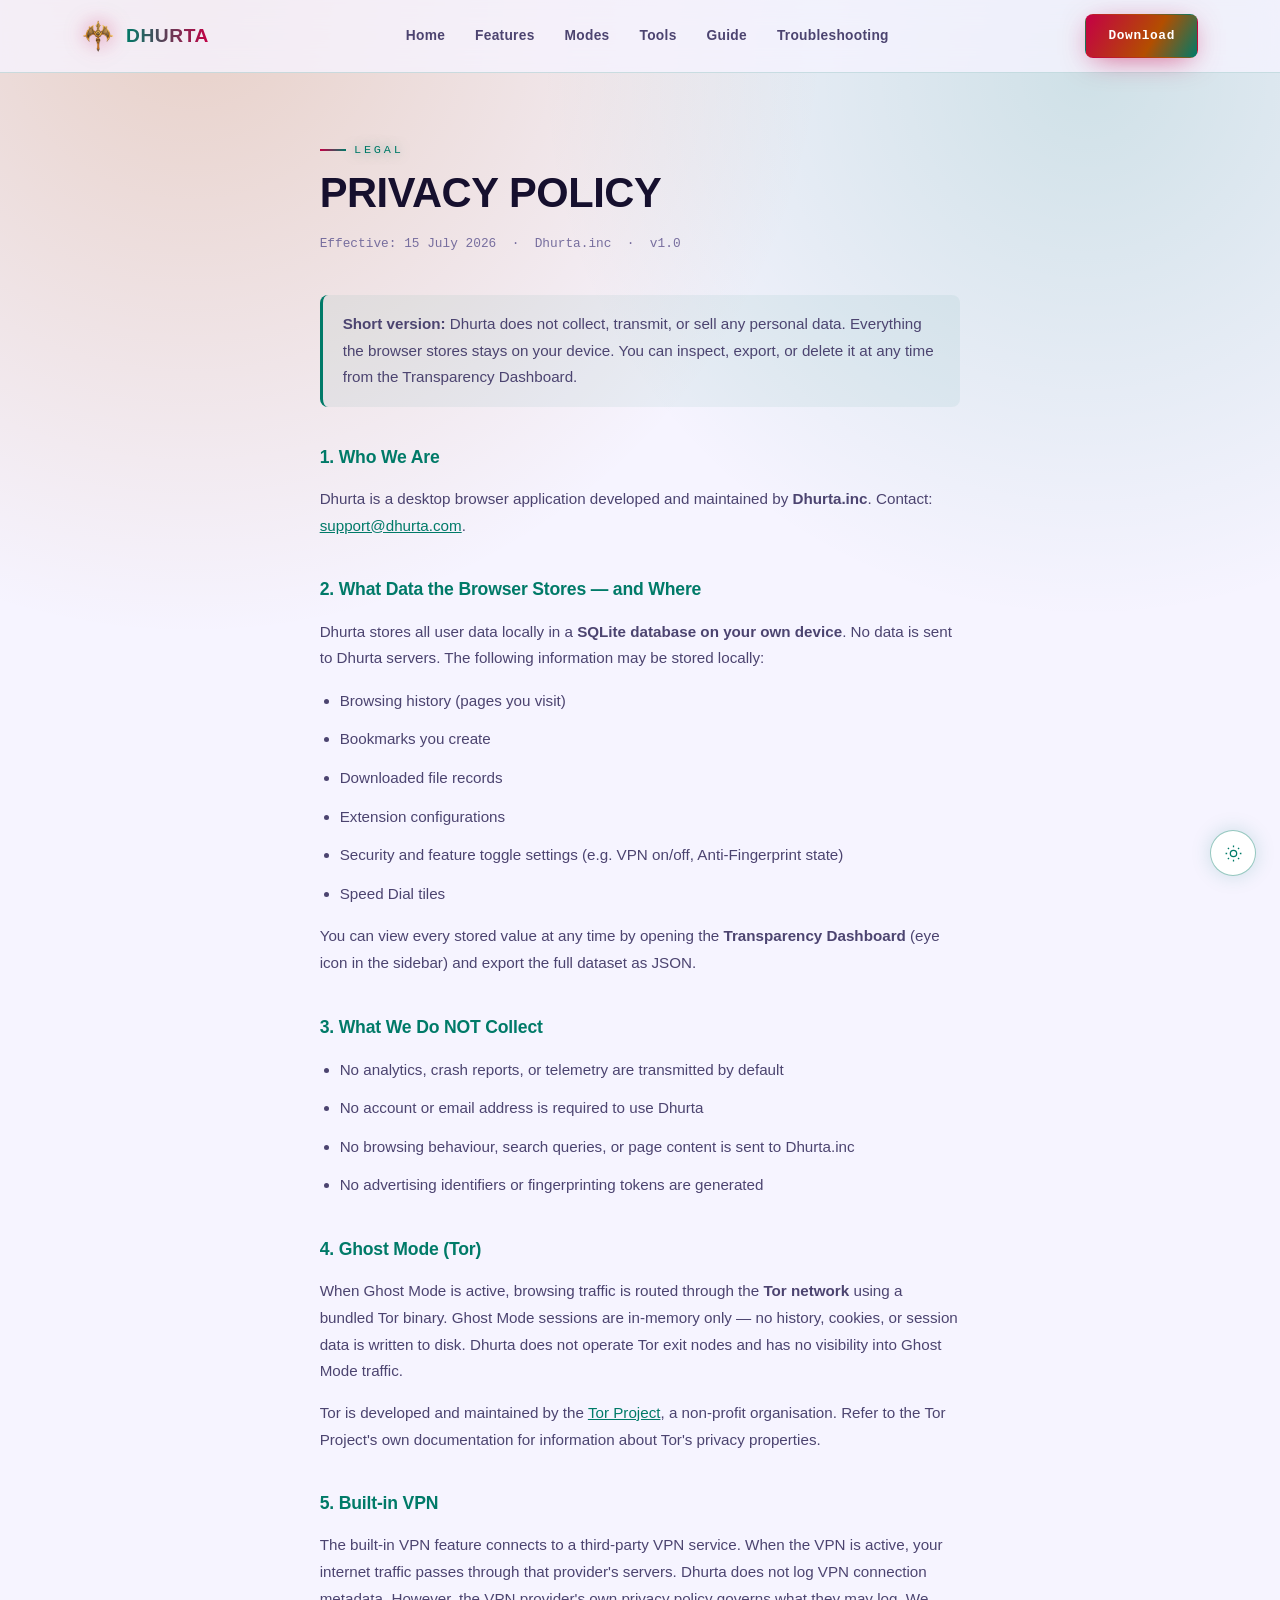
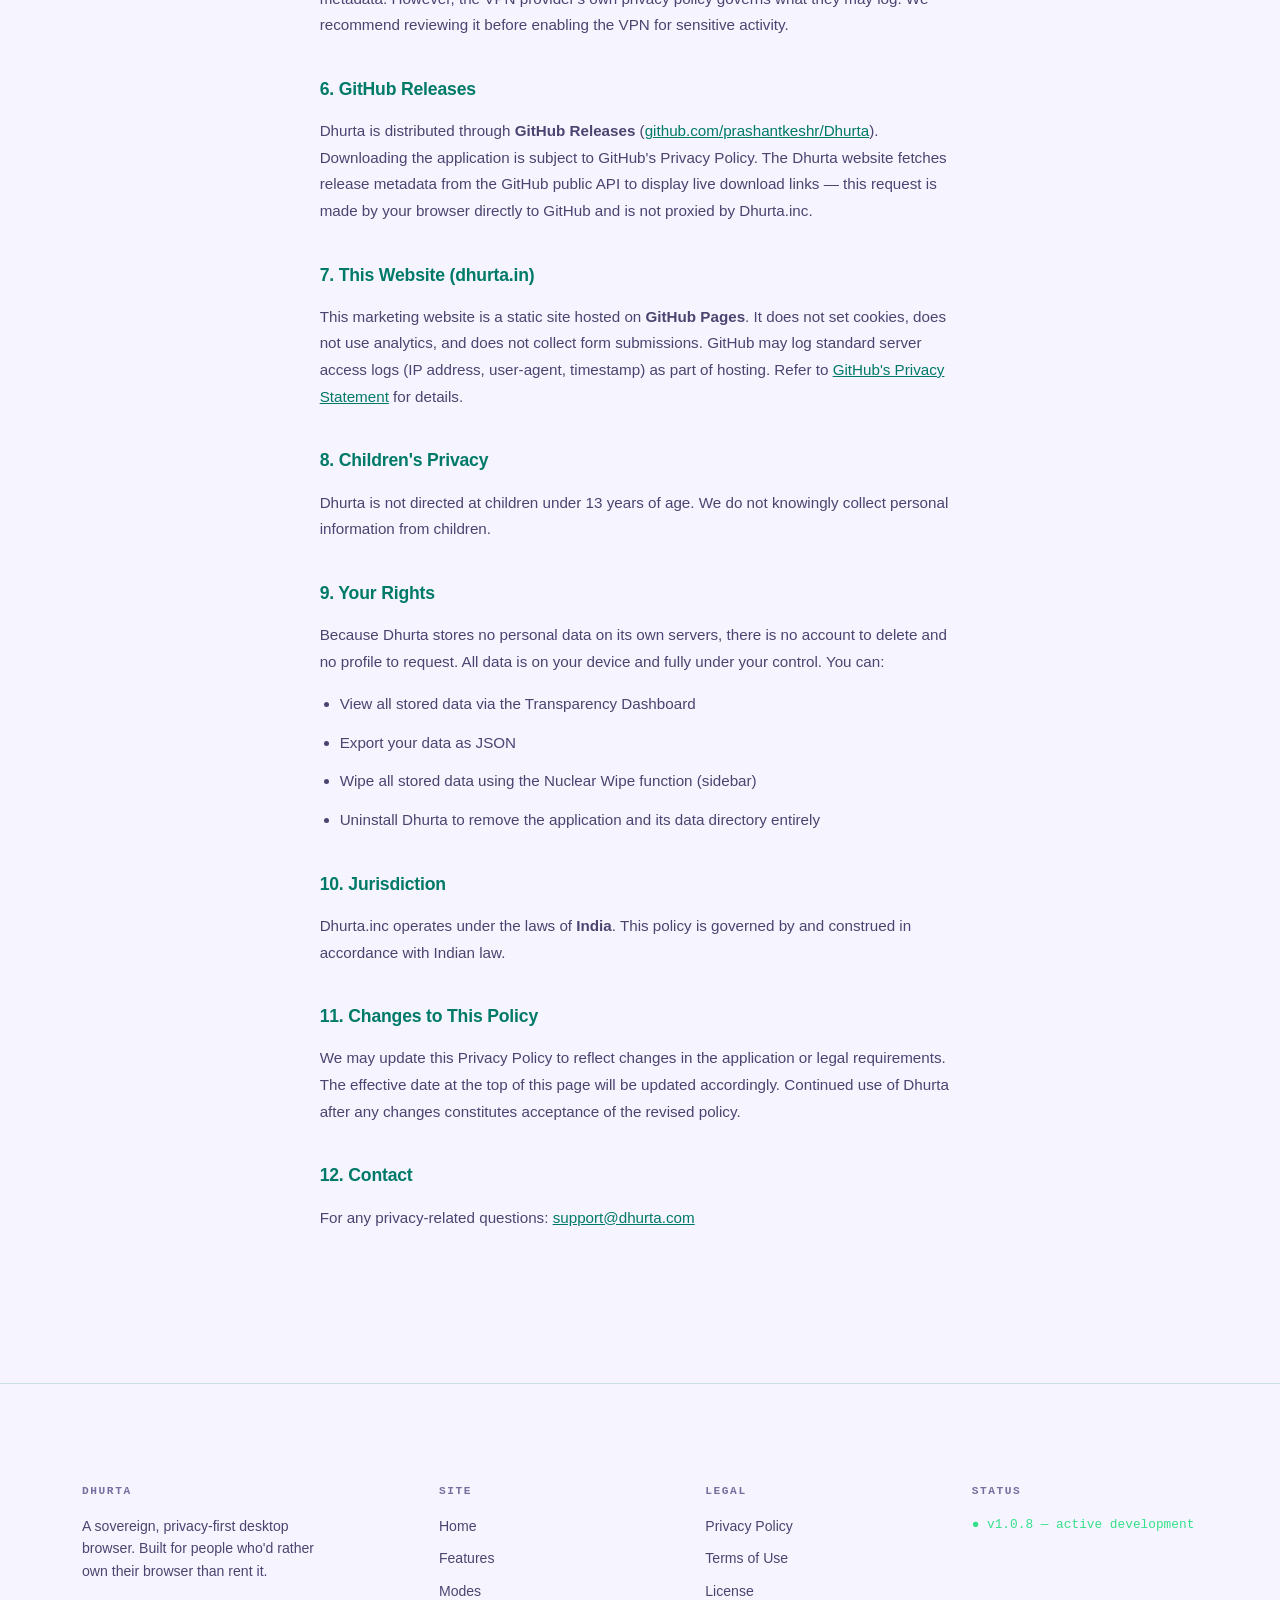
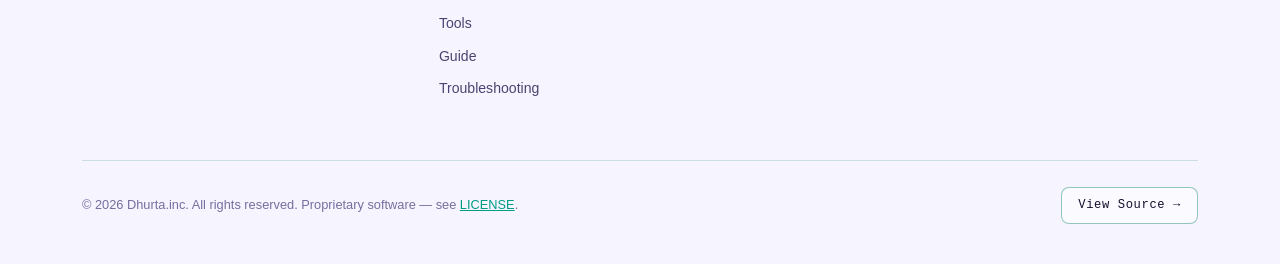
<file: privacy.html>
<!doctype html>
<html lang="en">
<head>
<meta charset="utf-8">
<meta name="viewport" content="width=device-width, initial-scale=1">
<title>Privacy Policy — Dhurta</title>
<meta name="description" content="Dhurta collects nothing about you by default. Read exactly what the browser stores, where it stays, and what you can delete.">
<link rel="canonical" href="https://dhurta.in/privacy.html">
<meta property="og:type" content="website">
<meta property="og:url" content="https://dhurta.in/privacy.html">
<meta property="og:title" content="Privacy Policy — Dhurta">
<meta property="og:description" content="Dhurta collects nothing about you by default. Read exactly what the browser stores, where it stays, and what you can delete.">
<meta property="og:site_name" content="Dhurta">
<meta name="robots" content="index, follow">
<meta name="author" content="Dhurta.inc">
<link rel="manifest" href="site.webmanifest">
<link rel="icon" href="assets/img/dhurta-logo.png">
<link rel="stylesheet" href="assets/css/styles.css">
</head>
<body>

<header class="nav">
  <div class="nav-inner">
    <a href="index.html" class="brand">
      <img src="assets/img/dhurta-logo.png" alt="Dhurta emblem">
      <span class="brand-word">Dhurta</span>
    </a>
    <nav class="links">
      <a href="index.html">Home</a>
      <a href="features.html">Features</a>
      <a href="modes.html">Modes</a>
      <a href="tools.html">Tools</a>
      <a href="guide.html">Guide</a>
      <a href="troubleshooting.html">Troubleshooting</a>
    </nav>
    <a href="index.html#download" class="btn btn-primary">Download</a>
  </div>
</header>

<main>
  <div class="wrap">
    <div class="legal-body">
      <span class="eyebrow">Legal</span>
      <h1>Privacy Policy</h1>
      <span class="meta">Effective: 15 July 2026 &nbsp;·&nbsp; Dhurta.inc &nbsp;·&nbsp; v1.0</span>

      <div class="callout">
        <p><strong>Short version:</strong> Dhurta does not collect, transmit, or sell any personal data. Everything the browser stores stays on your device. You can inspect, export, or delete it at any time from the Transparency Dashboard.</p>
      </div>

      <h2>1. Who We Are</h2>
      <p>Dhurta is a desktop browser application developed and maintained by <strong>Dhurta.inc</strong>. Contact: <a href="mailto:support@dhurta.com">support@dhurta.com</a>.</p>

      <h2>2. What Data the Browser Stores — and Where</h2>
      <p>Dhurta stores all user data locally in a <strong>SQLite database on your own device</strong>. No data is sent to Dhurta servers. The following information may be stored locally:</p>
      <ul>
        <li>Browsing history (pages you visit)</li>
        <li>Bookmarks you create</li>
        <li>Downloaded file records</li>
        <li>Extension configurations</li>
        <li>Security and feature toggle settings (e.g. VPN on/off, Anti-Fingerprint state)</li>
        <li>Speed Dial tiles</li>
      </ul>
      <p>You can view every stored value at any time by opening the <strong>Transparency Dashboard</strong> (eye icon in the sidebar) and export the full dataset as JSON.</p>

      <h2>3. What We Do NOT Collect</h2>
      <ul>
        <li>No analytics, crash reports, or telemetry are transmitted by default</li>
        <li>No account or email address is required to use Dhurta</li>
        <li>No browsing behaviour, search queries, or page content is sent to Dhurta.inc</li>
        <li>No advertising identifiers or fingerprinting tokens are generated</li>
      </ul>

      <h2>4. Ghost Mode (Tor)</h2>
      <p>When Ghost Mode is active, browsing traffic is routed through the <strong>Tor network</strong> using a bundled Tor binary. Ghost Mode sessions are in-memory only — no history, cookies, or session data is written to disk. Dhurta does not operate Tor exit nodes and has no visibility into Ghost Mode traffic.</p>
      <p>Tor is developed and maintained by the <a href="https://www.torproject.org" target="_blank" rel="noopener">Tor Project</a>, a non-profit organisation. Refer to the Tor Project's own documentation for information about Tor's privacy properties.</p>

      <h2>5. Built-in VPN</h2>
      <p>The built-in VPN feature connects to a third-party VPN service. When the VPN is active, your internet traffic passes through that provider's servers. Dhurta does not log VPN connection metadata. However, the VPN provider's own privacy policy governs what they may log. We recommend reviewing it before enabling the VPN for sensitive activity.</p>

      <h2>6. GitHub Releases</h2>
      <p>Dhurta is distributed through <strong>GitHub Releases</strong> (<a href="https://github.com/prashantkeshr/Dhurta/releases" target="_blank" rel="noopener">github.com/prashantkeshr/Dhurta</a>). Downloading the application is subject to GitHub's Privacy Policy. The Dhurta website fetches release metadata from the GitHub public API to display live download links — this request is made by your browser directly to GitHub and is not proxied by Dhurta.inc.</p>

      <h2>7. This Website (dhurta.in)</h2>
      <p>This marketing website is a static site hosted on <strong>GitHub Pages</strong>. It does not set cookies, does not use analytics, and does not collect form submissions. GitHub may log standard server access logs (IP address, user-agent, timestamp) as part of hosting. Refer to <a href="https://docs.github.com/en/site-policy/privacy-policies/github-general-privacy-statement" target="_blank" rel="noopener">GitHub's Privacy Statement</a> for details.</p>

      <h2>8. Children's Privacy</h2>
      <p>Dhurta is not directed at children under 13 years of age. We do not knowingly collect personal information from children.</p>

      <h2>9. Your Rights</h2>
      <p>Because Dhurta stores no personal data on its own servers, there is no account to delete and no profile to request. All data is on your device and fully under your control. You can:</p>
      <ul>
        <li>View all stored data via the Transparency Dashboard</li>
        <li>Export your data as JSON</li>
        <li>Wipe all stored data using the Nuclear Wipe function (sidebar)</li>
        <li>Uninstall Dhurta to remove the application and its data directory entirely</li>
      </ul>

      <h2>10. Jurisdiction</h2>
      <p>Dhurta.inc operates under the laws of <strong>India</strong>. This policy is governed by and construed in accordance with Indian law.</p>

      <h2>11. Changes to This Policy</h2>
      <p>We may update this Privacy Policy to reflect changes in the application or legal requirements. The effective date at the top of this page will be updated accordingly. Continued use of Dhurta after any changes constitutes acceptance of the revised policy.</p>

      <h2>12. Contact</h2>
      <p>For any privacy-related questions: <a href="mailto:support@dhurta.com">support@dhurta.com</a></p>
    </div>
  </div>
</main>

<footer class="site-footer">
  <div class="wrap">
    <div class="foot-grid">
      <div class="foot-col">
        <h5>Dhurta</h5>
        <p style="color:var(--ink-dim); font-size:0.88rem; max-width:32ch;">A sovereign, privacy-first desktop browser. Built for people who'd rather own their browser than rent it.</p>
      </div>
      <div class="foot-col">
        <h5>Site</h5>
        <a href="index.html">Home</a>
        <a href="features.html">Features</a>
        <a href="modes.html">Modes</a>
        <a href="tools.html">Tools</a>
        <a href="guide.html">Guide</a>
        <a href="troubleshooting.html">Troubleshooting</a>
      </div>
      <div class="foot-col">
        <h5>Legal</h5>
        <a href="privacy.html" aria-current="page">Privacy Policy</a>
        <a href="terms.html">Terms of Use</a>
        <a href="https://github.com/prashantkeshr/Dhurta/blob/main/LICENSE">License</a>
      </div>
      <div class="foot-col">
        <h5>Status</h5>
        <p class="mono" style="font-size:0.8rem; color:var(--good);">● v1.0.8 — active development</p>
      </div>
    </div>
    <div class="foot-legal">
      <div class="foot-copy">© 2026 Dhurta.inc. All rights reserved. Proprietary software — see <a href="https://github.com/prashantkeshr/Dhurta/blob/main/LICENSE" style="color:var(--cyan-soft);">LICENSE</a>.</div>
      <a href="https://github.com/prashantkeshr/Dhurta" class="btn" style="font-size:0.76rem;padding:8px 16px;">View Source →</a>
    </div>
  </div>
</footer>

<button class="theme-toggle" id="themeToggle" aria-label="Toggle color theme">
  <svg viewBox="0 0 24 24"><circle cx="12" cy="12" r="4"/><path d="M12 2v2M12 20v2M4.9 4.9l1.4 1.4M17.7 17.7l1.4 1.4M2 12h2M20 12h2M4.9 19.1l1.4-1.4M17.7 6.3l1.4-1.4"/></svg>
</button>
<script src="assets/js/main.js"></script>
</body>
</html>
</file>
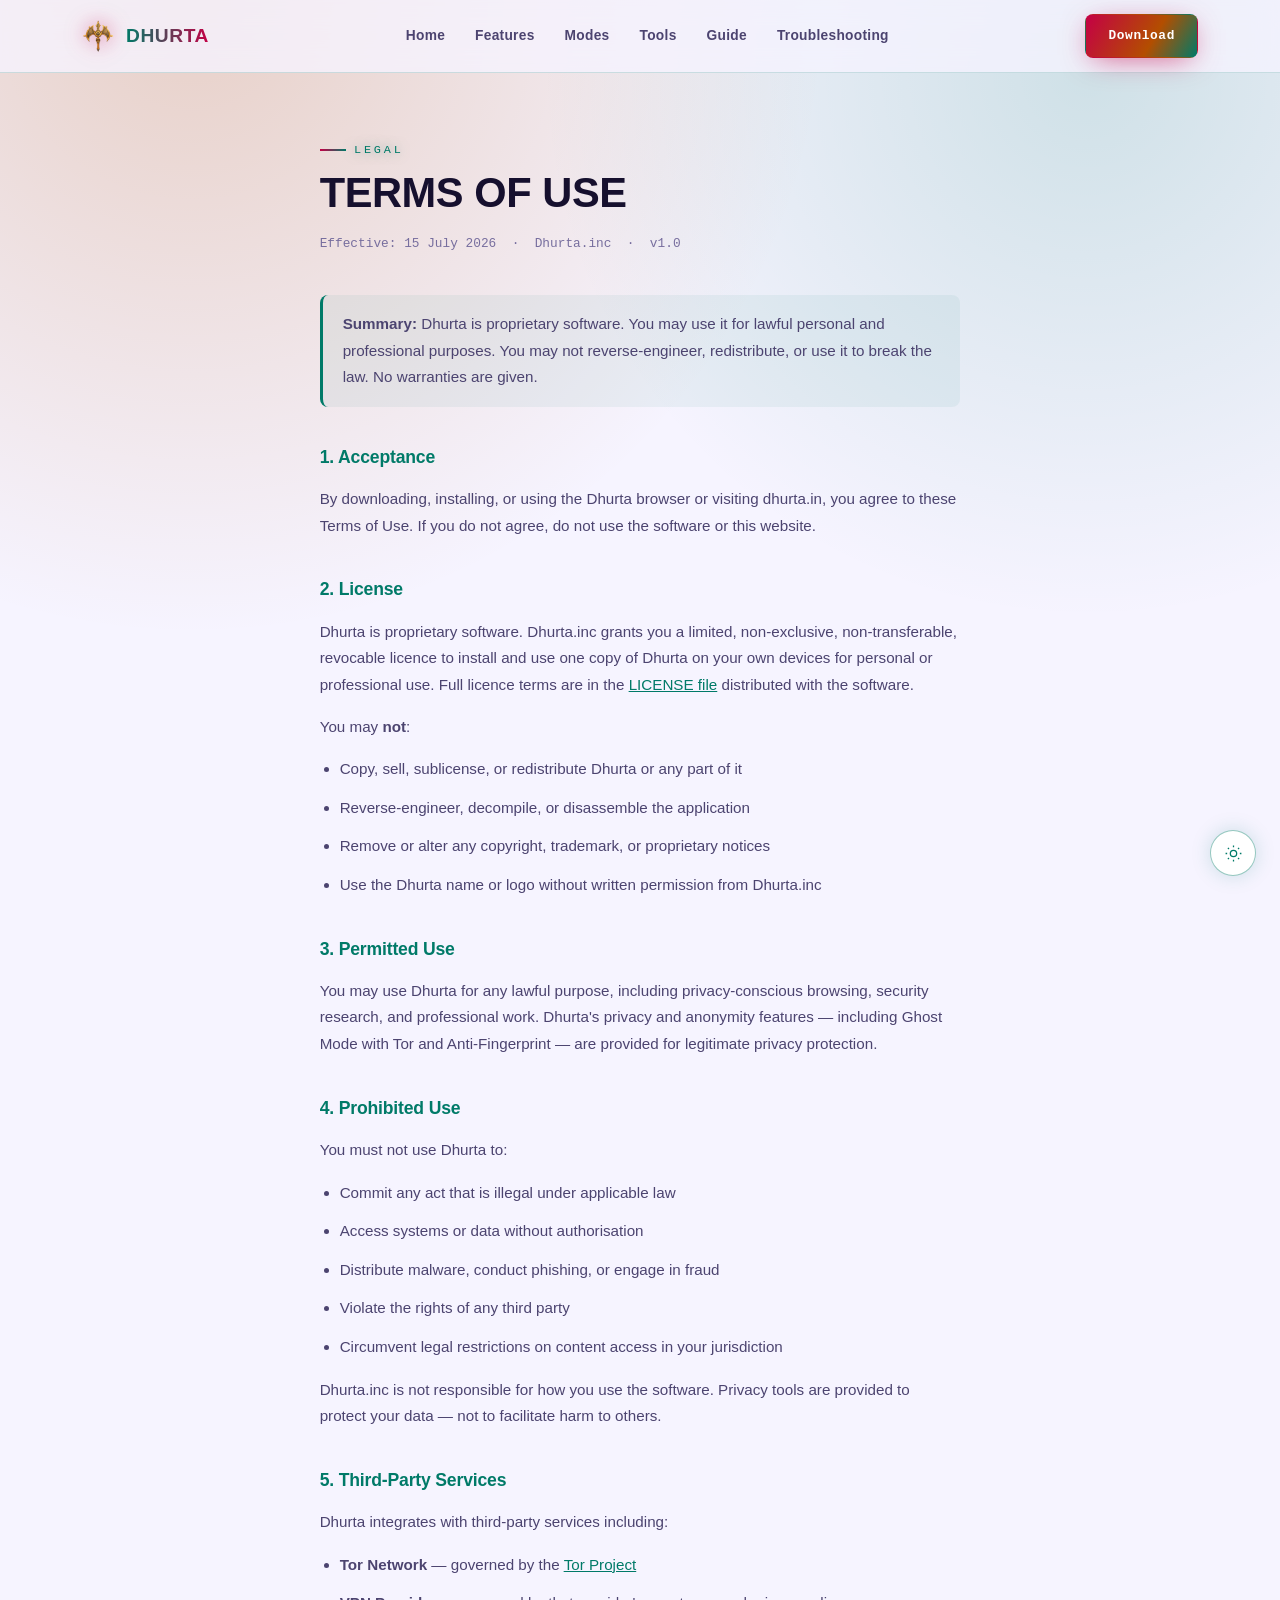
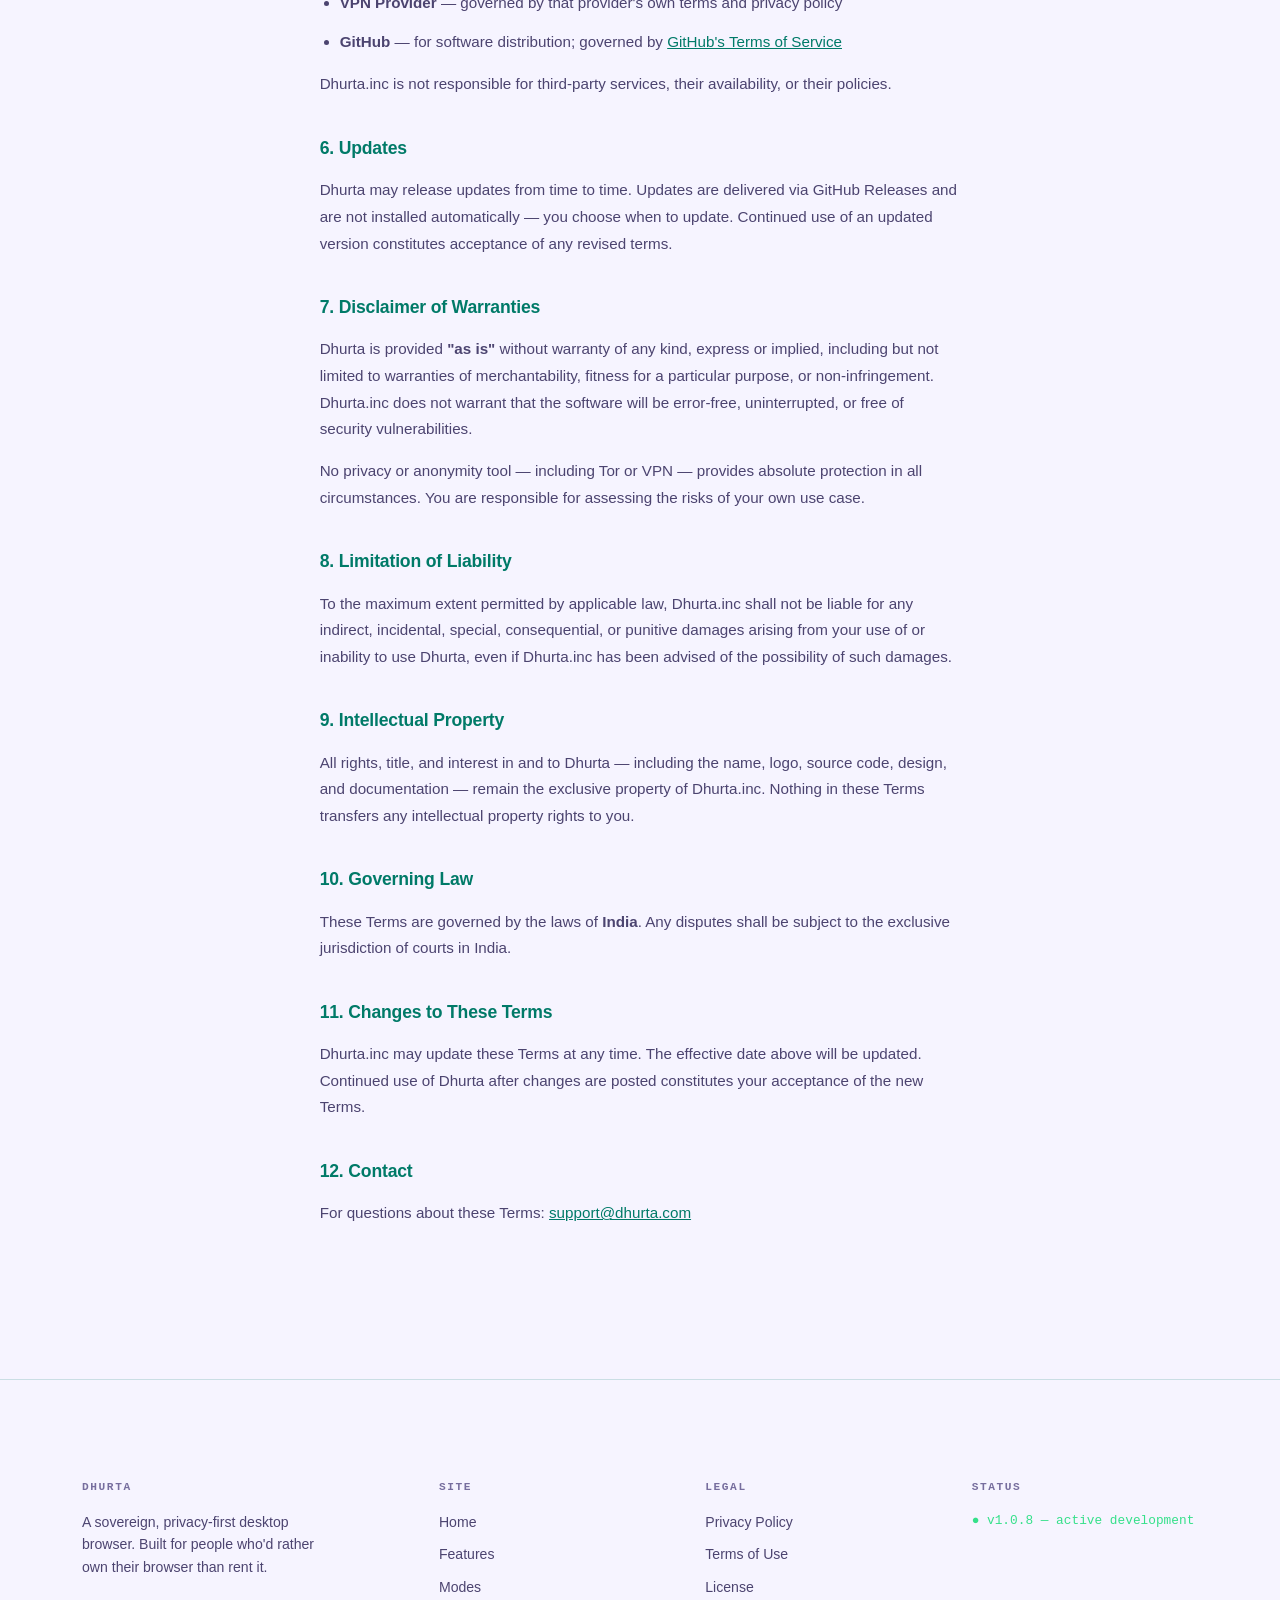
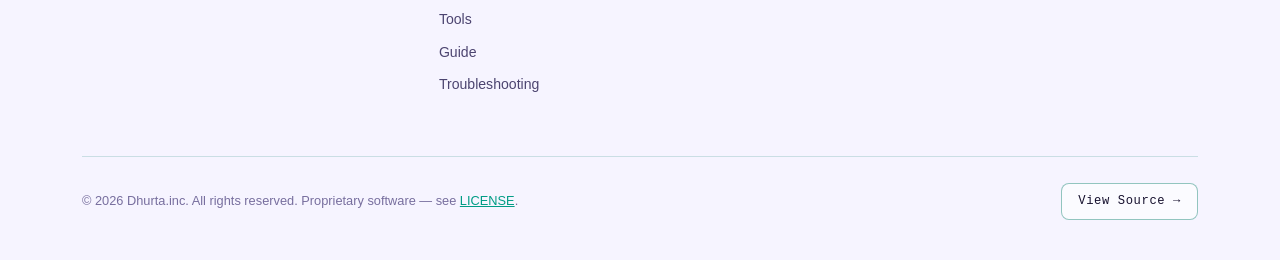
<file: terms.html>
<!doctype html>
<html lang="en">
<head>
<meta charset="utf-8">
<meta name="viewport" content="width=device-width, initial-scale=1">
<title>Terms of Use — Dhurta</title>
<meta name="description" content="Terms governing your use of the Dhurta desktop browser and dhurta.in website.">
<link rel="canonical" href="https://dhurta.in/terms.html">
<meta property="og:type" content="website">
<meta property="og:url" content="https://dhurta.in/terms.html">
<meta property="og:title" content="Terms of Use — Dhurta">
<meta property="og:description" content="Terms governing your use of the Dhurta desktop browser and dhurta.in website.">
<meta property="og:site_name" content="Dhurta">
<meta name="robots" content="index, follow">
<meta name="author" content="Dhurta.inc">
<link rel="manifest" href="site.webmanifest">
<link rel="icon" href="assets/img/dhurta-logo.png">
<link rel="stylesheet" href="assets/css/styles.css">
</head>
<body>

<header class="nav">
  <div class="nav-inner">
    <a href="index.html" class="brand">
      <img src="assets/img/dhurta-logo.png" alt="Dhurta emblem">
      <span class="brand-word">Dhurta</span>
    </a>
    <nav class="links">
      <a href="index.html">Home</a>
      <a href="features.html">Features</a>
      <a href="modes.html">Modes</a>
      <a href="tools.html">Tools</a>
      <a href="guide.html">Guide</a>
      <a href="troubleshooting.html">Troubleshooting</a>
    </nav>
    <a href="index.html#download" class="btn btn-primary">Download</a>
  </div>
</header>

<main>
  <div class="wrap">
    <div class="legal-body">
      <span class="eyebrow">Legal</span>
      <h1>Terms of Use</h1>
      <span class="meta">Effective: 15 July 2026 &nbsp;·&nbsp; Dhurta.inc &nbsp;·&nbsp; v1.0</span>

      <div class="callout">
        <p><strong>Summary:</strong> Dhurta is proprietary software. You may use it for lawful personal and professional purposes. You may not reverse-engineer, redistribute, or use it to break the law. No warranties are given.</p>
      </div>

      <h2>1. Acceptance</h2>
      <p>By downloading, installing, or using the Dhurta browser or visiting dhurta.in, you agree to these Terms of Use. If you do not agree, do not use the software or this website.</p>

      <h2>2. License</h2>
      <p>Dhurta is proprietary software. Dhurta.inc grants you a limited, non-exclusive, non-transferable, revocable licence to install and use one copy of Dhurta on your own devices for personal or professional use. Full licence terms are in the <a href="https://github.com/prashantkeshr/Dhurta/blob/main/LICENSE" target="_blank" rel="noopener">LICENSE file</a> distributed with the software.</p>
      <p>You may <strong>not</strong>:</p>
      <ul>
        <li>Copy, sell, sublicense, or redistribute Dhurta or any part of it</li>
        <li>Reverse-engineer, decompile, or disassemble the application</li>
        <li>Remove or alter any copyright, trademark, or proprietary notices</li>
        <li>Use the Dhurta name or logo without written permission from Dhurta.inc</li>
      </ul>

      <h2>3. Permitted Use</h2>
      <p>You may use Dhurta for any lawful purpose, including privacy-conscious browsing, security research, and professional work. Dhurta's privacy and anonymity features — including Ghost Mode with Tor and Anti-Fingerprint — are provided for legitimate privacy protection.</p>

      <h2>4. Prohibited Use</h2>
      <p>You must not use Dhurta to:</p>
      <ul>
        <li>Commit any act that is illegal under applicable law</li>
        <li>Access systems or data without authorisation</li>
        <li>Distribute malware, conduct phishing, or engage in fraud</li>
        <li>Violate the rights of any third party</li>
        <li>Circumvent legal restrictions on content access in your jurisdiction</li>
      </ul>
      <p>Dhurta.inc is not responsible for how you use the software. Privacy tools are provided to protect your data — not to facilitate harm to others.</p>

      <h2>5. Third-Party Services</h2>
      <p>Dhurta integrates with third-party services including:</p>
      <ul>
        <li><strong>Tor Network</strong> — governed by the <a href="https://www.torproject.org" target="_blank" rel="noopener">Tor Project</a></li>
        <li><strong>VPN Provider</strong> — governed by that provider's own terms and privacy policy</li>
        <li><strong>GitHub</strong> — for software distribution; governed by <a href="https://docs.github.com/en/site-policy/github-terms/github-terms-of-service" target="_blank" rel="noopener">GitHub's Terms of Service</a></li>
      </ul>
      <p>Dhurta.inc is not responsible for third-party services, their availability, or their policies.</p>

      <h2>6. Updates</h2>
      <p>Dhurta may release updates from time to time. Updates are delivered via GitHub Releases and are not installed automatically — you choose when to update. Continued use of an updated version constitutes acceptance of any revised terms.</p>

      <h2>7. Disclaimer of Warranties</h2>
      <p>Dhurta is provided <strong>"as is"</strong> without warranty of any kind, express or implied, including but not limited to warranties of merchantability, fitness for a particular purpose, or non-infringement. Dhurta.inc does not warrant that the software will be error-free, uninterrupted, or free of security vulnerabilities.</p>
      <p>No privacy or anonymity tool — including Tor or VPN — provides absolute protection in all circumstances. You are responsible for assessing the risks of your own use case.</p>

      <h2>8. Limitation of Liability</h2>
      <p>To the maximum extent permitted by applicable law, Dhurta.inc shall not be liable for any indirect, incidental, special, consequential, or punitive damages arising from your use of or inability to use Dhurta, even if Dhurta.inc has been advised of the possibility of such damages.</p>

      <h2>9. Intellectual Property</h2>
      <p>All rights, title, and interest in and to Dhurta — including the name, logo, source code, design, and documentation — remain the exclusive property of Dhurta.inc. Nothing in these Terms transfers any intellectual property rights to you.</p>

      <h2>10. Governing Law</h2>
      <p>These Terms are governed by the laws of <strong>India</strong>. Any disputes shall be subject to the exclusive jurisdiction of courts in India.</p>

      <h2>11. Changes to These Terms</h2>
      <p>Dhurta.inc may update these Terms at any time. The effective date above will be updated. Continued use of Dhurta after changes are posted constitutes your acceptance of the new Terms.</p>

      <h2>12. Contact</h2>
      <p>For questions about these Terms: <a href="mailto:support@dhurta.com">support@dhurta.com</a></p>
    </div>
  </div>
</main>

<footer class="site-footer">
  <div class="wrap">
    <div class="foot-grid">
      <div class="foot-col">
        <h5>Dhurta</h5>
        <p style="color:var(--ink-dim); font-size:0.88rem; max-width:32ch;">A sovereign, privacy-first desktop browser. Built for people who'd rather own their browser than rent it.</p>
      </div>
      <div class="foot-col">
        <h5>Site</h5>
        <a href="index.html">Home</a>
        <a href="features.html">Features</a>
        <a href="modes.html">Modes</a>
        <a href="tools.html">Tools</a>
        <a href="guide.html">Guide</a>
        <a href="troubleshooting.html">Troubleshooting</a>
      </div>
      <div class="foot-col">
        <h5>Legal</h5>
        <a href="privacy.html">Privacy Policy</a>
        <a href="terms.html" aria-current="page">Terms of Use</a>
        <a href="https://github.com/prashantkeshr/Dhurta/blob/main/LICENSE">License</a>
      </div>
      <div class="foot-col">
        <h5>Status</h5>
        <p class="mono" style="font-size:0.8rem; color:var(--good);">● v1.0.8 — active development</p>
      </div>
    </div>
    <div class="foot-legal">
      <div class="foot-copy">© 2026 Dhurta.inc. All rights reserved. Proprietary software — see <a href="https://github.com/prashantkeshr/Dhurta/blob/main/LICENSE" style="color:var(--cyan-soft);">LICENSE</a>.</div>
      <a href="https://github.com/prashantkeshr/Dhurta" class="btn" style="font-size:0.76rem;padding:8px 16px;">View Source →</a>
    </div>
  </div>
</footer>

<button class="theme-toggle" id="themeToggle" aria-label="Toggle color theme">
  <svg viewBox="0 0 24 24"><circle cx="12" cy="12" r="4"/><path d="M12 2v2M12 20v2M4.9 4.9l1.4 1.4M17.7 17.7l1.4 1.4M2 12h2M20 12h2M4.9 19.1l1.4-1.4M17.7 6.3l1.4-1.4"/></svg>
</button>
<script src="assets/js/main.js"></script>
</body>
</html>
</file>
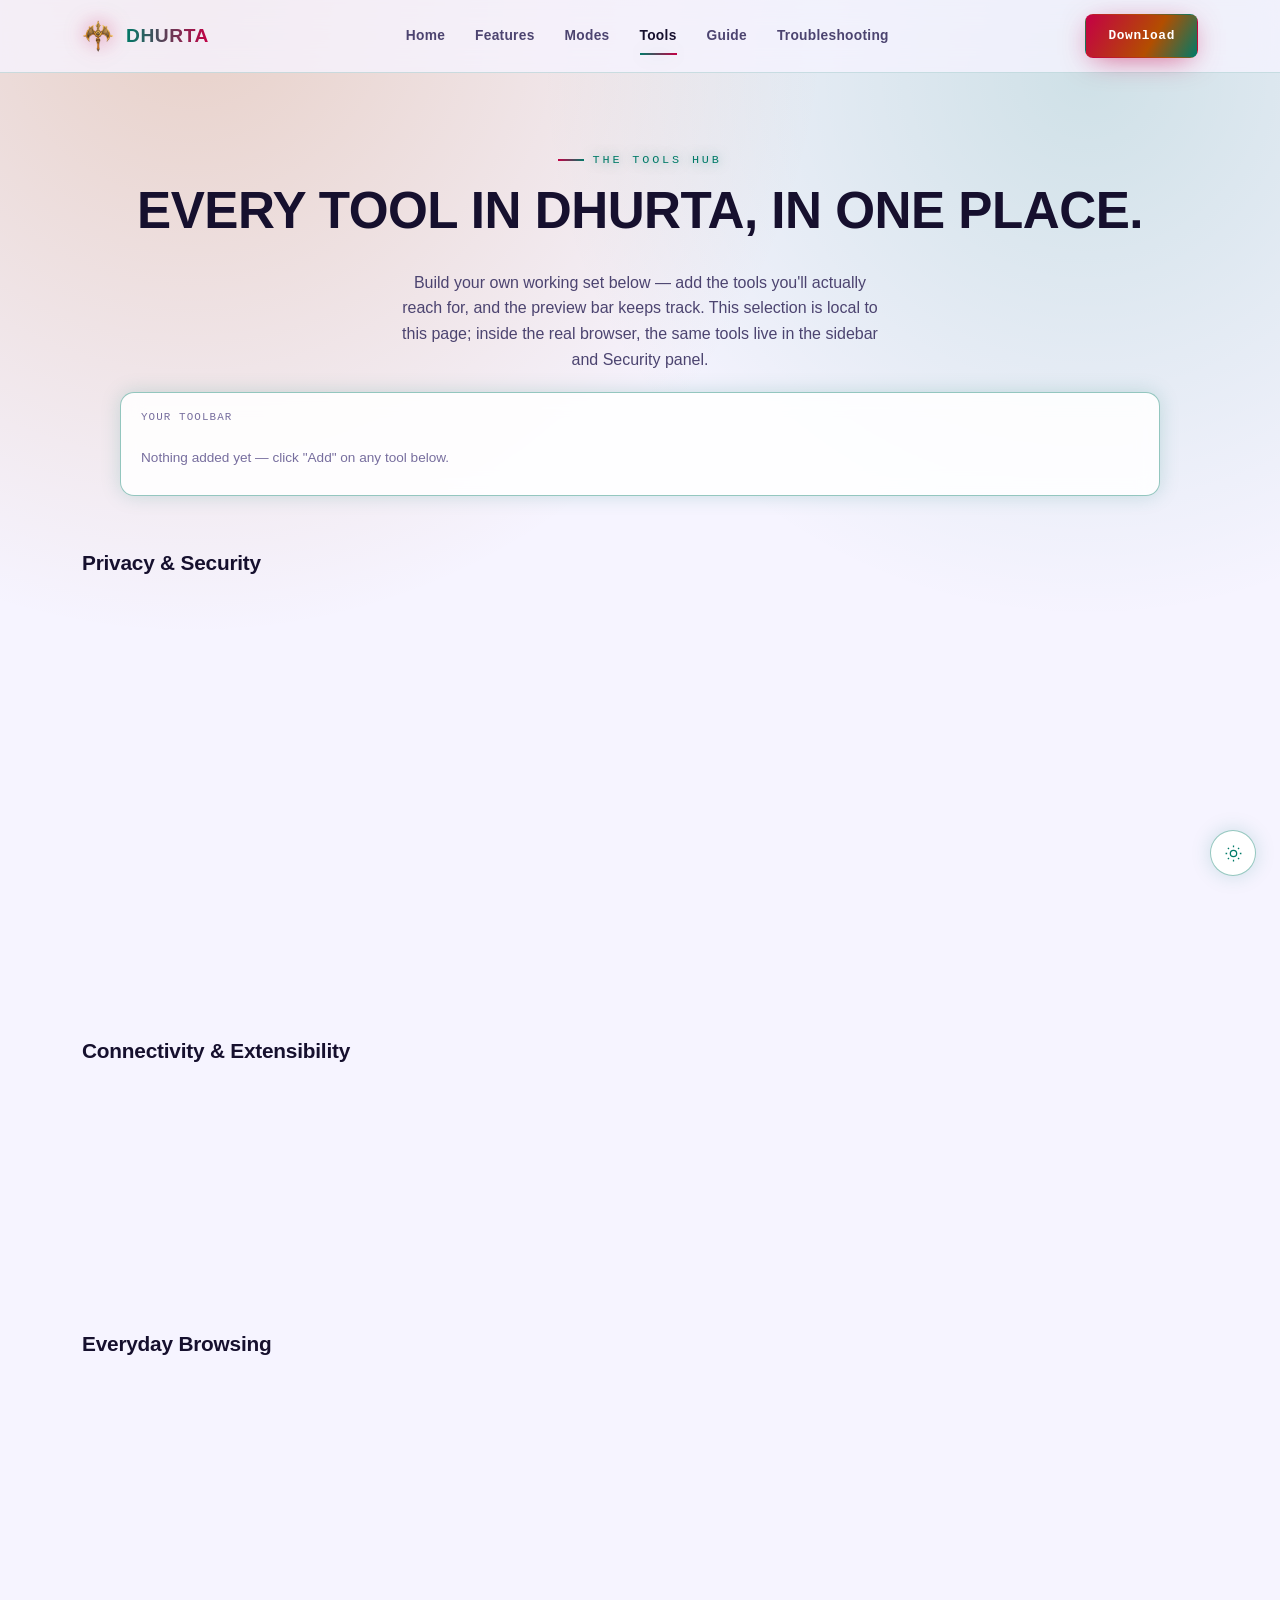
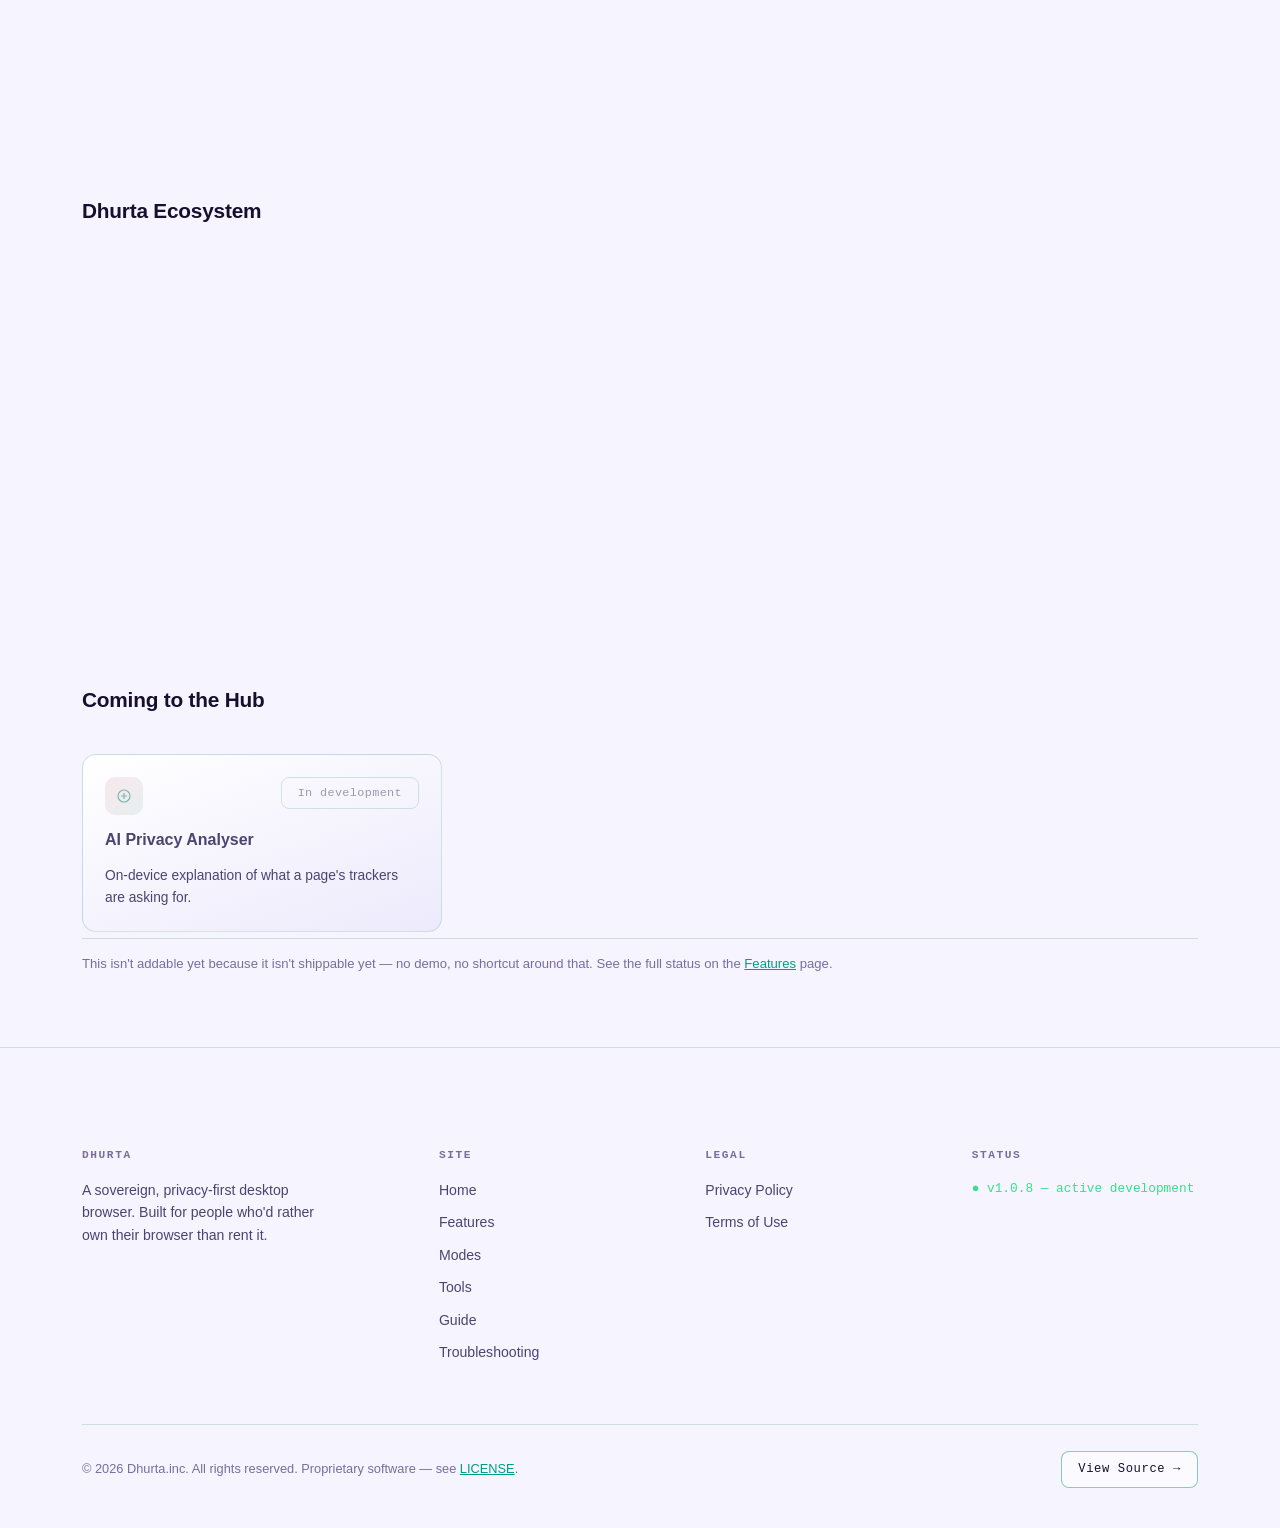
<file: tools.html>
<!doctype html>
<html lang="en">
<head>
<meta charset="utf-8">
<meta name="viewport" content="width=device-width, initial-scale=1">
<title>Tools — Dhurta</title>
<meta name="description" content="Every tool inside Dhurta, in one hub. Build your own toolbar from the ones you actually use.">
<link rel="canonical" href="https://dhurta.in/tools.html">
<meta property="og:type" content="website">
<meta property="og:url" content="https://dhurta.in/tools.html">
<meta property="og:title" content="Tools Hub — Dhurta">
<meta property="og:description" content="Every tool inside Dhurta in one place — VPN, Speed Dial, PiP, Browser Connect, Dhurta Connect, Extensions and more. Build your own toolbar.">
<meta property="og:image" content="https://dhurta.in/assets/img/screens/tools-panel.png">
<meta property="og:site_name" content="Dhurta">
<meta name="twitter:card" content="summary_large_image">
<meta name="twitter:title" content="Tools Hub — Dhurta">
<meta name="twitter:description" content="Every tool inside Dhurta in one place — VPN, Speed Dial, PiP, Browser Connect, Dhurta Connect, Extensions and more. Build your own toolbar.">
<meta name="twitter:image" content="https://dhurta.in/assets/img/screens/tools-panel.png">
<meta name="robots" content="index, follow">
<meta name="keywords" content="Dhurta tools, browser toolbar, browser VPN tool, speed dial, picture in picture browser, browser connect, Dhurta Connect">
<meta name="author" content="Dhurta.inc">
<link rel="manifest" href="site.webmanifest">
<link rel="icon" href="assets/img/dhurta-logo.png">
<link rel="stylesheet" href="assets/css/styles.css">
<style>
  .page-hero { padding: 70px 0 20px; text-align: center; }
  .page-hero h1 { font-size: clamp(2rem, 4.4vw, 3.2rem); }
  .page-hero p { color: var(--ink-dim); max-width: 54ch; margin: 18px auto 0; text-transform: none; }

  /* sticky toolbar preview */
  .toolbar-preview {
    position: sticky; top: 74px; z-index: 40;
    margin: 0 auto 50px; max-width: 1040px;
    border: 1px solid var(--line-strong); border-radius: 14px;
    background: color-mix(in srgb, var(--surface) 88%, transparent);
    backdrop-filter: blur(10px);
    padding: 16px 20px;
    box-shadow: var(--glow-cyan);
  }
  .toolbar-preview .label {
    font-family: ui-monospace, monospace; font-size: 0.68rem; letter-spacing: 0.1em;
    text-transform: uppercase; color: var(--ink-faint); margin-bottom: 10px; display: block;
  }
  .toolbar-slots {
    display: flex; gap: 10px; flex-wrap: wrap; min-height: 42px; align-items: center;
  }
  .toolbar-slots .empty { color: var(--ink-faint); font-size: 0.85rem; text-transform: none; }
  .toolbar-chip {
    display: flex; align-items: center; gap: 8px;
    padding: 8px 14px; border-radius: 20px;
    background: linear-gradient(120deg, color-mix(in srgb, var(--cyan) 18%, var(--surface-2)), color-mix(in srgb, var(--magenta) 18%, var(--surface-2)));
    border: 1px solid var(--line-strong);
    font-size: 0.82rem;
  }
  .toolbar-chip button {
    background: none; border: none; color: var(--ink-faint); cursor: pointer; font-size: 0.9rem; line-height: 1;
    padding: 0;
  }
  .toolbar-chip button:hover { color: var(--bad); }

  .tool-card {
    background: linear-gradient(160deg, var(--surface), var(--surface-2));
    border: 1px solid var(--line); border-radius: var(--radius);
    padding: 22px; display: flex; flex-direction: column; gap: 12px;
    opacity: 0; translate: 0 16px; transition: opacity 0.5s ease, translate 0.5s ease, border-color 0.2s ease;
  }
  .tool-card.in { opacity: 1; translate: 0 0; }
  .tool-card:hover { border-color: var(--line-strong); }
  .tool-card .top-row { display: flex; align-items: flex-start; justify-content: space-between; gap: 10px; }
  .tool-card .icon {
    width: 38px; height: 38px; border-radius: 10px;
    display: flex; align-items: center; justify-content: center;
    background: linear-gradient(140deg, color-mix(in srgb, var(--magenta) 20%, transparent), color-mix(in srgb, var(--cyan) 20%, transparent));
  }
  .tool-card .icon svg { width: 18px; height: 18px; stroke: var(--cyan); fill: none; stroke-width: 1.6; }
  .tool-card h4 { font-size: 1rem; text-transform: none; margin: 0; }
  .tool-card p { color: var(--ink-dim); font-size: 0.86rem; text-transform: none; margin: 0; flex: 1; }

  .add-btn {
    align-self: flex-start;
    font-family: ui-monospace, monospace; font-size: 0.74rem; letter-spacing: 0.03em;
    padding: 8px 16px; border-radius: 8px; border: 1px solid var(--line-strong);
    background: transparent; color: var(--ink); cursor: pointer; transition: all 0.2s ease;
  }
  .add-btn:hover { border-color: var(--cyan); }
  .add-btn.added {
    background: linear-gradient(120deg, var(--cyan), var(--violet));
    color: #06121a; border-color: transparent; font-weight: 700;
  }
  .add-btn:disabled { opacity: 0.4; cursor: not-allowed; }

  .tools-cat { margin-bottom: 60px; }
  .tools-cat h2 { font-size: 1.3rem; margin-bottom: 22px; text-transform: none; }
  .tools-grid { display: grid; grid-template-columns: repeat(3, 1fr); gap: 18px; }

  .roadmap-note {
    grid-column: 1 / -1;
    font-size: 0.82rem; color: var(--ink-faint); text-transform: none;
    border-top: 1px solid var(--line); padding-top: 14px; margin-top: 4px;
  }

  @media (max-width: 900px) { .tools-grid { grid-template-columns: 1fr 1fr; } }
  @media (max-width: 600px) { .tools-grid { grid-template-columns: 1fr; } }
</style>
</head>
<body>

<header class="nav">
  <div class="nav-inner">
    <a href="index.html" class="brand">
      <img src="assets/img/dhurta-logo.png" alt="Dhurta emblem">
      <span class="brand-word">Dhurta</span>
    </a>
    <nav class="links">
      <a href="index.html">Home</a>
      <a href="features.html">Features</a>
      <a href="modes.html">Modes</a>
      <a href="tools.html" aria-current="page">Tools</a>
      <a href="guide.html">Guide</a>
      <a href="troubleshooting.html">Troubleshooting</a>
    </nav>
    <a href="index.html#download" class="btn btn-primary">Download</a>
  </div>
</header>

<main>
  <section class="page-hero">
    <div class="wrap">
      <span class="eyebrow">The Tools Hub</span>
      <h1>Every tool in Dhurta, in one place.</h1>
      <p>Build your own working set below — add the tools you'll actually reach for, and the preview bar keeps track. This selection is local to this page; inside the real browser, the same tools live in the sidebar and Security panel.</p>
    </div>
  </section>

  <div class="wrap">
    <div class="toolbar-preview">
      <span class="label">Your Toolbar</span>
      <div class="toolbar-slots" id="toolbarSlots">
        <span class="empty">Nothing added yet — click "Add" on any tool below.</span>
      </div>
    </div>

    <div class="tools-cat">
      <h2>Privacy &amp; Security</h2>
      <div class="tools-grid">
        <div class="tool-card" data-tool="ghost" data-label="Ghost Mode">
          <div class="top-row"><div class="icon"><svg viewBox="0 0 24 24"><path d="M12 3l7 3v6c0 4.5-3 7.5-7 9-4-1.5-7-4.5-7-9V6z"/></svg></div><button class="add-btn">+ Add</button></div>
          <h4>Ghost Mode</h4>
          <p>In-memory sessions — nothing written to disk, gone the moment the tab closes.</p>
        </div>
        <div class="tool-card" data-tool="antifp" data-label="Anti-Fingerprint">
          <div class="top-row"><div class="icon"><svg viewBox="0 0 24 24"><circle cx="12" cy="12" r="8"/><path d="M8 12h8M12 8v8"/></svg></div><button class="add-btn">+ Add</button></div>
          <h4>Anti-Fingerprint</h4>
          <p>Noise on canvas, audio and WebGL reads. Off by default, yours to switch on.</p>
        </div>
        <div class="tool-card" data-tool="webrtc" data-label="WebRTC Block">
          <div class="top-row"><div class="icon"><svg viewBox="0 0 24 24"><path d="M4 12h16M4 6h16M4 18h16"/></svg></div><button class="add-btn">+ Add</button></div>
          <h4>WebRTC Block</h4>
          <p>Stops pages resolving your real IP behind a VPN or proxy.</p>
        </div>
        <div class="tool-card" data-tool="vpn" data-label="VPN">
          <div class="top-row"><div class="icon"><svg viewBox="0 0 24 24"><path d="M4 6h16M4 12h10M4 18h13"/></svg></div><button class="add-btn">+ Add</button></div>
          <h4>Built-in VPN</h4>
          <p>SOCKS5 routing with a country selector, applied across every session.</p>
        </div>
        <div class="tool-card" data-tool="autoclean" data-label="Auto-Clean">
          <div class="top-row"><div class="icon"><svg viewBox="0 0 24 24"><path d="M4 4l16 16M4 20L20 4"/></svg></div><button class="add-btn">+ Add</button></div>
          <h4>Auto-Clean</h4>
          <p>Wipes session residue on exit automatically.</p>
        </div>
        <div class="tool-card" data-tool="datahub" data-label="Data Hub">
          <div class="top-row"><div class="icon"><svg viewBox="0 0 24 24"><rect x="3" y="3" width="18" height="18" rx="2"/><path d="M9 3v18"/></svg></div><button class="add-btn">+ Add</button></div>
          <h4>Data Hub</h4>
          <p>Local-only SQLite view of history, bookmarks and downloads.</p>
        </div>
      </div>
    </div>

    <div class="tools-cat">
      <h2>Connectivity &amp; Extensibility</h2>
      <div class="tools-grid">
        <div class="tool-card" data-tool="connect" data-label="Connect">
          <div class="top-row"><div class="icon"><svg viewBox="0 0 24 24"><circle cx="12" cy="12" r="3"/><path d="M12 3v6M12 15v6M3 12h6M15 12h6"/></svg></div><button class="add-btn">+ Add</button></div>
          <h4>Connect</h4>
          <p>Pair two Dhurta windows with a 6-digit code, no relay server involved.</p>
        </div>
        <div class="tool-card" data-tool="extensions" data-label="Extensions">
          <div class="top-row"><div class="icon"><svg viewBox="0 0 24 24"><rect x="3" y="4" width="18" height="16" rx="2"/><path d="M3 9h18"/></svg></div><button class="add-btn">+ Add</button></div>
          <h4>Extensions</h4>
          <p>Load unpacked Chrome extensions directly — no store gate.</p>
        </div>
        <div class="tool-card" data-tool="pip" data-label="Picture-in-Picture">
          <div class="top-row"><div class="icon"><svg viewBox="0 0 24 24"><path d="M8 3H5a2 2 0 00-2 2v3M16 3h3a2 2 0 012 2v3M8 21H5a2 2 0 01-2-2v-3M16 21h3a2 2 0 002-2v-3"/></svg></div><button class="add-btn">+ Add</button></div>
          <h4>Picture-in-Picture</h4>
          <p>Pop any video or page into a floating, always-on-top window.</p>
        </div>
      </div>
    </div>

    <div class="tools-cat">
      <h2>Everyday Browsing</h2>
      <div class="tools-grid">
        <div class="tool-card" data-tool="speeddial" data-label="Speed Dial">
          <div class="top-row"><div class="icon"><svg viewBox="0 0 24 24"><rect x="3" y="3" width="7" height="7"/><rect x="14" y="3" width="7" height="7"/><rect x="3" y="14" width="7" height="7"/><rect x="14" y="14" width="7" height="7"/></svg></div><button class="add-btn">+ Add</button></div>
          <h4>Speed Dial</h4>
          <p>A tiled new-tab of your own bookmarks.</p>
        </div>
        <div class="tool-card" data-tool="search" data-label="Search Engine">
          <div class="top-row"><div class="icon"><svg viewBox="0 0 24 24"><circle cx="11" cy="11" r="7"/><path d="M21 21l-4.3-4.3"/></svg></div><button class="add-btn">+ Add</button></div>
          <h4>Search Engine Picker</h4>
          <p>Brave, DuckDuckGo, Google, Bing, or your own custom endpoint.</p>
        </div>
        <div class="tool-card" data-tool="gestures" data-label="Gestures">
          <div class="top-row"><div class="icon"><svg viewBox="0 0 24 24"><path d="M4 4v6h6M20 20v-6h-6"/></svg></div><button class="add-btn">+ Add</button></div>
          <h4>Gestures</h4>
          <p>Two- and three-finger swipe navigation, pinch-to-zoom.</p>
        </div>
        <div class="tool-card" data-tool="wallpaper" data-label="Wallpaper">
          <div class="top-row"><div class="icon"><svg viewBox="0 0 24 24"><path d="M4 16l4-4 4 4 8-8"/><circle cx="7" cy="8" r="1.4"/></svg></div><button class="add-btn">+ Add</button></div>
          <h4>Custom Wallpaper</h4>
          <p>Set any image as your new-tab background.</p>
        </div>
        <div class="tool-card" data-tool="downloads" data-label="Downloads">
          <div class="top-row"><div class="icon"><svg viewBox="0 0 24 24"><path d="M12 3v14M6 11l6 6 6-6"/><path d="M5 21h14"/></svg></div><button class="add-btn">+ Add</button></div>
          <h4>Downloads Manager</h4>
          <p>Live progress, open-in-folder, one-click clear.</p>
        </div>
      </div>
    </div>

    <div class="tools-cat">
      <h2>Dhurta Ecosystem</h2>
      <div class="tools-grid">
        <div class="tool-card" data-tool="setu" data-label="Dhurta Setu">
          <div class="top-row"><div class="icon"><svg viewBox="0 0 24 24"><path d="M4 4v6h6M20 20v-6h-6"/></svg></div><button class="add-btn">+ Add</button></div>
          <h4>Dhurta Setu</h4>
          <p>Bridge &amp; web index platform — a local ecosystem app, not a third-party service.</p>
        </div>
        <div class="tool-card" data-tool="dconnect" data-label="Dhurta Connect">
          <div class="top-row"><div class="icon"><svg viewBox="0 0 24 24"><circle cx="12" cy="12" r="3"/><path d="M12 3v6M12 15v6M3 12h6M15 12h6"/></svg></div><button class="add-btn">+ Add</button></div>
          <h4>Dhurta Connect</h4>
          <p>P2P encrypted chat, calls and file-sharing between Dhurta users.</p>
        </div>
        <div class="tool-card" data-tool="devtools" data-label="Dhurta Developer">
          <div class="top-row"><div class="icon"><svg viewBox="0 0 24 24"><rect x="3" y="4" width="18" height="16" rx="2"/><path d="M3 9h18"/></svg></div><button class="add-btn">+ Add</button></div>
          <h4>Dhurta Developer</h4>
          <p>DevTools, console and network inspector, built in.</p>
        </div>
        <div class="tool-card" data-tool="omni" data-label="Dhurta Omni">
          <div class="top-row"><div class="icon"><svg viewBox="0 0 24 24"><circle cx="12" cy="12" r="8"/><path d="M8 12h8M12 8v8"/></svg></div><button class="add-btn">+ Add</button></div>
          <h4>Dhurta Omni</h4>
          <p>The privacy dashboard and security control deck — open <code class="mono">//omni</code> anytime.</p>
        </div>
      </div>
    </div>

    <div class="tools-cat">
      <h2>Coming to the Hub</h2>
      <div class="tools-grid">
        <div class="tool-card" style="opacity:1;">
          <div class="top-row"><div class="icon" style="opacity:0.5;"><svg viewBox="0 0 24 24"><circle cx="12" cy="12" r="8"/><path d="M8 12h8M12 8v8"/></svg></div><button class="add-btn" disabled>In development</button></div>
          <h4 style="color:var(--ink-dim);">AI Privacy Analyser</h4>
          <p>On-device explanation of what a page's trackers are asking for.</p>
        </div>
        <p class="roadmap-note">This isn't addable yet because it isn't shippable yet — no demo, no shortcut around that. See the full status on the <a href="features.html#roadmap" style="color:var(--cyan-soft);">Features</a> page.</p>
      </div>
    </div>
  </div>
</main>

<footer class="site-footer">
  <div class="wrap">
    <div class="foot-grid">
      <div class="foot-col">
        <h5>Dhurta</h5>
        <p style="color:var(--ink-dim); font-size:0.88rem; max-width:32ch;">A sovereign, privacy-first desktop browser. Built for people who'd rather own their browser than rent it.</p>
      </div>
      <div class="foot-col">
        <h5>Site</h5>
        <a href="index.html">Home</a>
        <a href="features.html">Features</a>
        <a href="modes.html">Modes</a>
        <a href="tools.html">Tools</a>
        <a href="guide.html">Guide</a>
        <a href="troubleshooting.html">Troubleshooting</a>
      </div>
      <div class="foot-col">
        <h5>Legal</h5>
        
        <a href="privacy.html">Privacy Policy</a>
        <a href="terms.html">Terms of Use</a>
      </div>
      <div class="foot-col">
        <h5>Status</h5>
        <p class="mono" style="font-size:0.8rem; color:var(--good);">● v1.0.8 — active development</p>
      </div>
    </div>
    <div class="foot-legal">
      <div class="foot-copy">© 2026 Dhurta.inc. All rights reserved. Proprietary software — see <a href="https://github.com/prashantkeshr/Dhurta/blob/main/LICENSE" style="color:var(--cyan-soft);">LICENSE</a>.</div>
        <a href="https://github.com/prashantkeshr/Dhurta" class="btn" style="font-size:0.76rem;padding:8px 16px;">View Source →</a>
    </div>
  </div>
</footer>

<button class="theme-toggle" id="themeToggle" aria-label="Toggle color theme">
  <svg viewBox="0 0 24 24"><circle cx="12" cy="12" r="4"/><path d="M12 2v2M12 20v2M4.9 4.9l1.4 1.4M17.7 17.7l1.4 1.4M2 12h2M20 12h2M4.9 19.1l1.4-1.4M17.7 6.3l1.4-1.4"/></svg>
</button>

<script src="assets/js/main.js"></script>
<script>
(function () {
  var STORE_KEY = 'dhurta-toolbar';
  var slotsEl = document.getElementById('toolbarSlots');

  function load() {
    try { return JSON.parse(localStorage.getItem(STORE_KEY) || '[]'); } catch (e) { return []; }
  }
  function save(list) {
    try { localStorage.setItem(STORE_KEY, JSON.stringify(list)); } catch (e) {}
  }

  function render() {
    var list = load();
    slotsEl.innerHTML = '';
    if (!list.length) {
      var empty = document.createElement('span');
      empty.className = 'empty';
      empty.textContent = 'Nothing added yet — click "Add" on any tool below.';
      slotsEl.appendChild(empty);
      return;
    }
    list.forEach(function (item) {
      var chip = document.createElement('div');
      chip.className = 'toolbar-chip';
      var span = document.createElement('span');
      span.textContent = item.label;
      var btn = document.createElement('button');
      btn.setAttribute('aria-label', 'Remove ' + item.label);
      btn.textContent = '×';
      btn.addEventListener('click', function () { toggle(item.id, item.label); });
      chip.appendChild(span);
      chip.appendChild(btn);
      slotsEl.appendChild(chip);
    });
  }

  function syncButtons() {
    var list = load();
    var ids = list.map(function (i) { return i.id; });
    document.querySelectorAll('.tool-card[data-tool]').forEach(function (card) {
      var id = card.getAttribute('data-tool');
      var btn = card.querySelector('.add-btn');
      var added = ids.indexOf(id) !== -1;
      btn.classList.toggle('added', added);
      btn.textContent = added ? '✓ Added' : '+ Add';
    });
  }

  function toggle(id, label) {
    var list = load();
    var idx = list.findIndex(function (i) { return i.id === id; });
    if (idx === -1) list.push({ id: id, label: label });
    else list.splice(idx, 1);
    save(list);
    render();
    syncButtons();
  }

  document.querySelectorAll('.tool-card[data-tool]').forEach(function (card) {
    var id = card.getAttribute('data-tool');
    var label = card.getAttribute('data-label');
    card.querySelector('.add-btn').addEventListener('click', function () { toggle(id, label); });
  });

  render();
  syncButtons();
})();
</script>
</body>
</html>
</file>
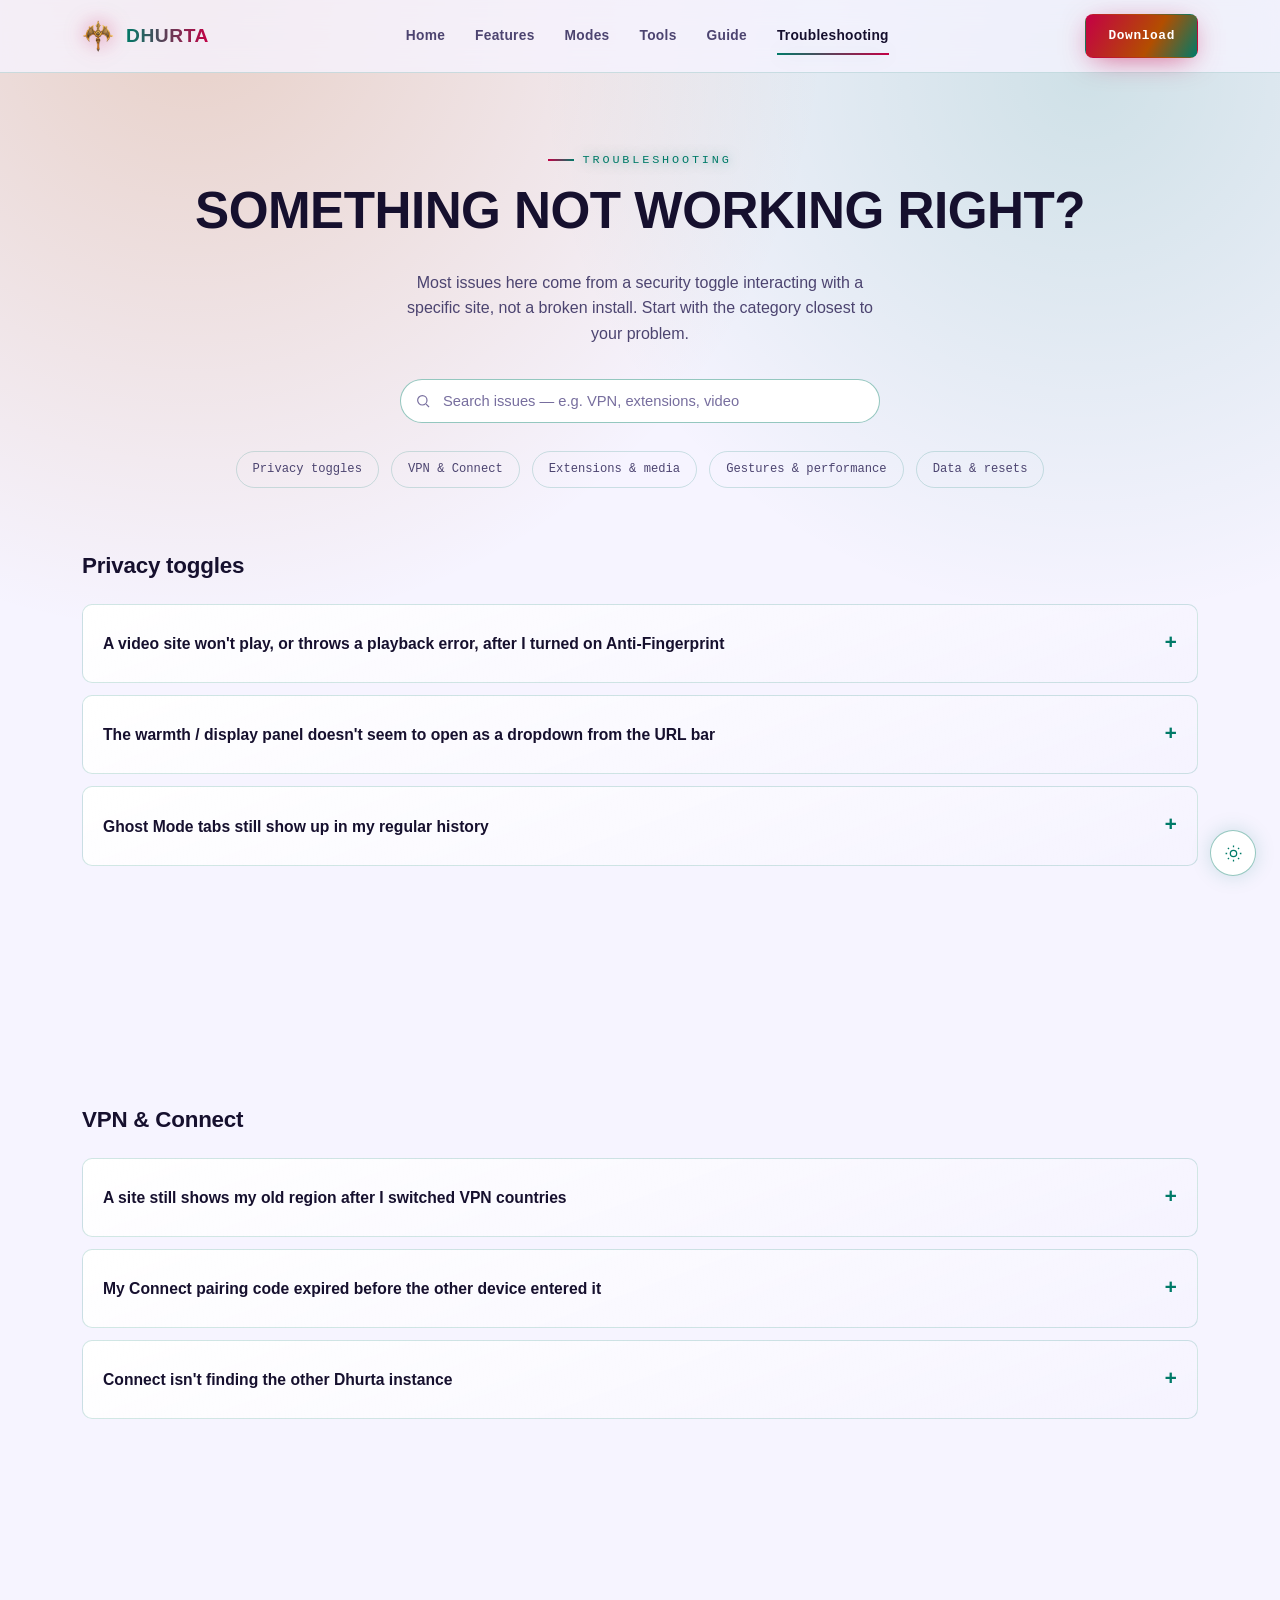
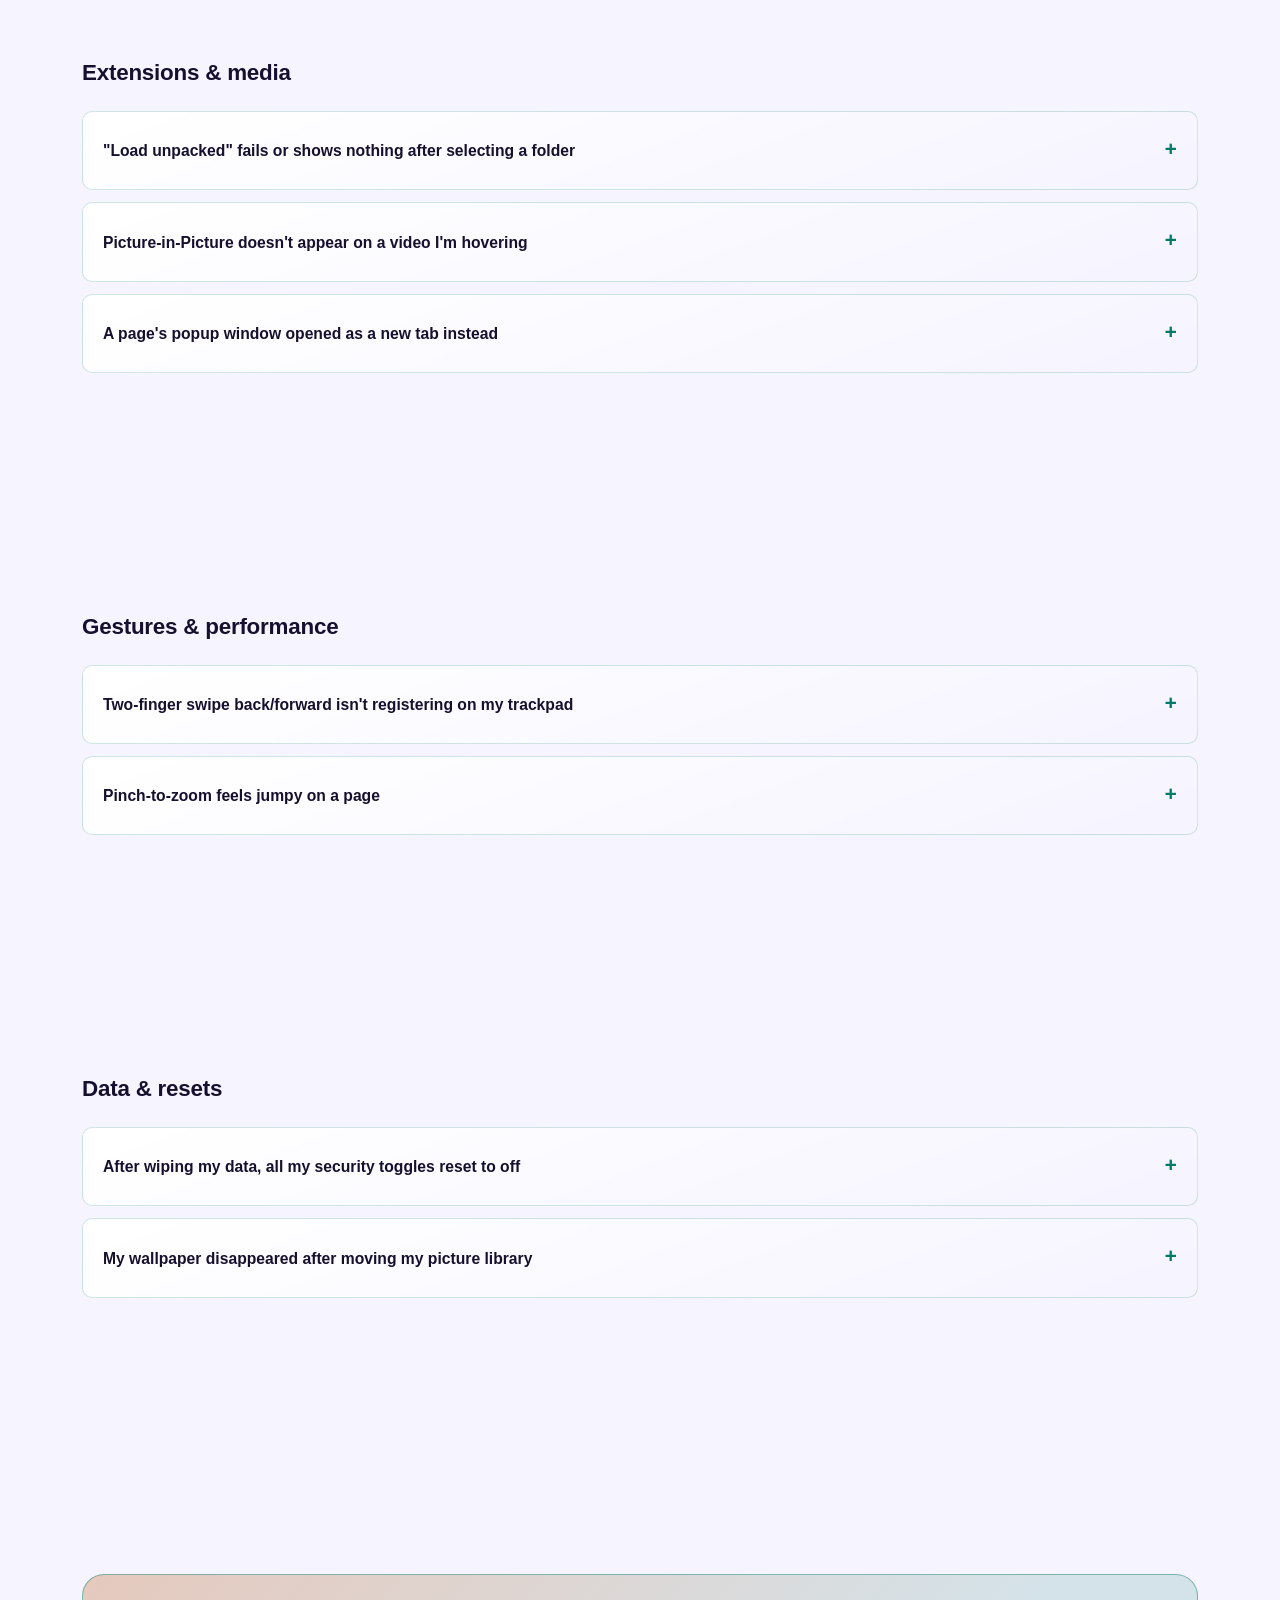
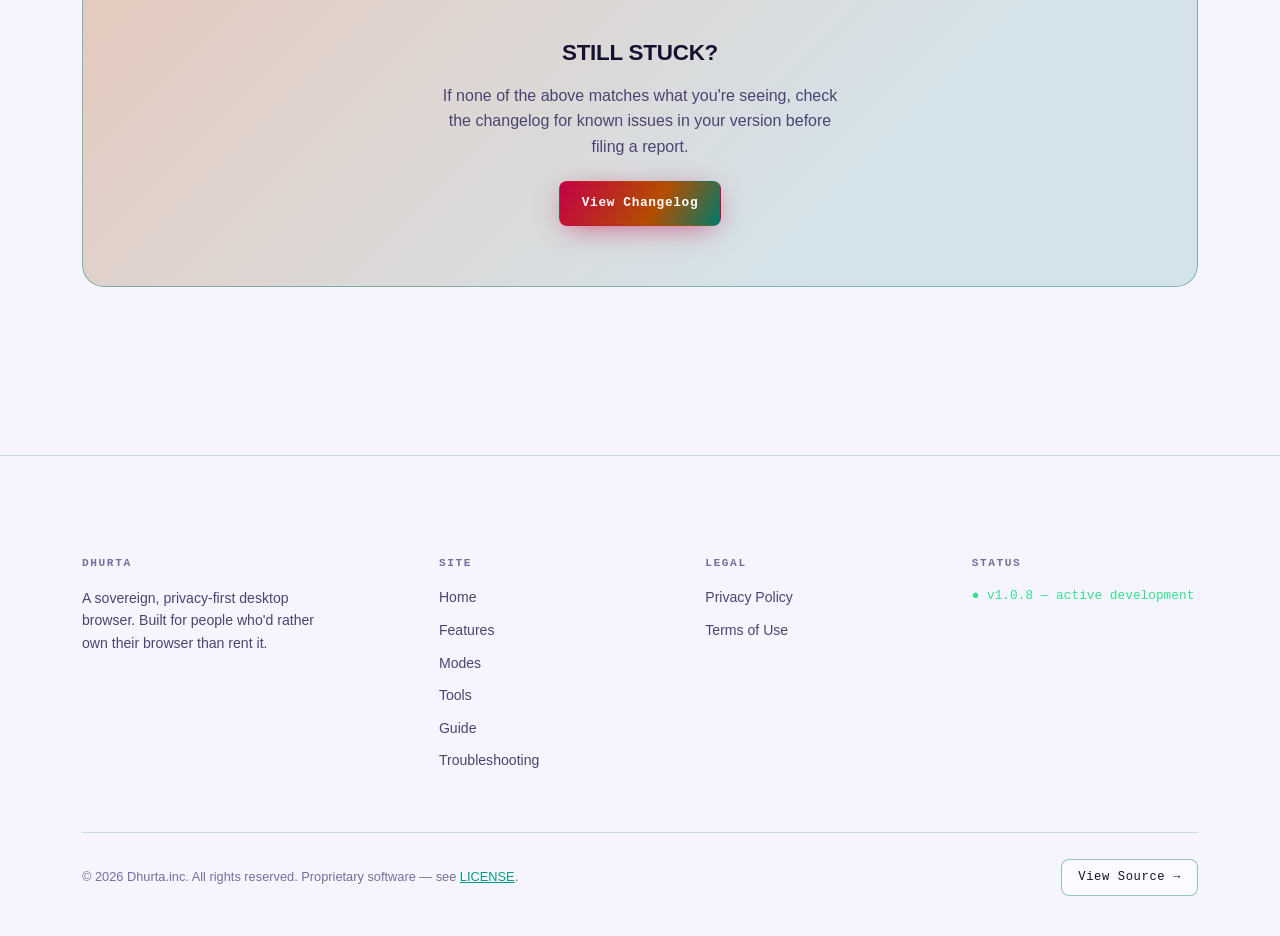
<file: troubleshooting.html>
<!doctype html>
<html lang="en">
<head>
<meta charset="utf-8">
<meta name="viewport" content="width=device-width, initial-scale=1">
<title>Troubleshooting — Dhurta</title>
<meta name="description" content="Fixes for the most common Dhurta issues — VPN, Anti-Fingerprint, extensions, gestures, and data resets.">
<link rel="canonical" href="https://dhurta.in/troubleshooting.html">
<meta property="og:type" content="website">
<meta property="og:url" content="https://dhurta.in/troubleshooting.html">
<meta property="og:title" content="Troubleshooting — Dhurta">
<meta property="og:description" content="Fixes for the most common Dhurta issues — VPN drops, fingerprint canvas breaks, extension loading, gestures, and data-wipe resets.">
<meta property="og:image" content="https://dhurta.in/assets/img/screens/home.png">
<meta property="og:site_name" content="Dhurta">
<meta name="twitter:card" content="summary_large_image">
<meta name="twitter:title" content="Troubleshooting — Dhurta">
<meta name="twitter:description" content="Fixes for the most common Dhurta issues — VPN drops, fingerprint canvas breaks, extension loading, gestures, and data-wipe resets.">
<meta name="twitter:image" content="https://dhurta.in/assets/img/screens/home.png">
<meta name="robots" content="index, follow">
<meta name="keywords" content="Dhurta troubleshooting, Dhurta VPN not working, anti-fingerprint issue, browser extension not loading, Dhurta data reset">
<meta name="author" content="Dhurta.inc">
<link rel="manifest" href="site.webmanifest">
<link rel="icon" href="assets/img/dhurta-logo.png">
<link rel="stylesheet" href="assets/css/styles.css">
<style>
  .page-hero { padding: 70px 0 20px; text-align: center; }
  .page-hero h1 { font-size: clamp(2rem, 4.4vw, 3.2rem); }
  .page-hero p { color: var(--ink-dim); max-width: 54ch; margin: 18px auto 0; text-transform: none; }

  .search-box {
    max-width: 480px; margin: 32px auto 0; position: relative;
  }
  .search-box input {
    width: 100%; padding: 13px 18px 13px 42px; border-radius: 30px;
    border: 1px solid var(--line-strong); background: var(--surface);
    color: var(--ink); font-size: 0.92rem;
  }
  .search-box input::placeholder { color: var(--ink-faint); }
  .search-box input:focus { outline: 2px solid var(--cyan); outline-offset: 2px; }
  .search-box svg { position: absolute; left: 15px; top: 50%; translate: 0 -50%; width: 16px; height: 16px; stroke: var(--ink-faint); fill: none; stroke-width: 1.8; }

  .cat-nav { display: flex; gap: 12px; justify-content: center; flex-wrap: wrap; margin-top: 28px; }
  .cat-nav a {
    text-decoration: none; font-family: ui-monospace, monospace; font-size: 0.76rem;
    color: var(--ink-dim); border: 1px solid var(--line); padding: 8px 16px; border-radius: 20px;
  }
  .cat-nav a:hover { color: var(--cyan); border-color: var(--line-strong); }

  .faq-group { margin-bottom: 20px; }
  .faq-group h2 { font-size: 1.4rem; margin-bottom: 20px; text-transform: none; }

  details.faq {
    border: 1px solid var(--line);
    border-radius: 10px;
    padding: 4px 20px;
    margin-bottom: 12px;
    background: linear-gradient(160deg, var(--surface), transparent);
    transition: border-color 0.2s ease;
  }
  details.faq[open] { border-color: var(--line-strong); box-shadow: var(--glow-cyan); }
  details.faq summary {
    cursor: pointer; list-style: none;
    padding: 18px 0; font-weight: 700; font-size: 0.98rem;
    display: flex; align-items: center; justify-content: space-between; gap: 16px;
  }
  details.faq summary::-webkit-details-marker { display: none; }
  details.faq summary::after {
    content: "+"; font-family: ui-monospace, monospace; font-size: 1.3rem; color: var(--cyan);
    transition: transform 0.2s ease; flex: none;
  }
  details.faq[open] summary::after { transform: rotate(45deg); }
  .faq-body { padding: 0 0 20px; color: var(--ink-dim); font-size: 0.92rem; }
  .faq-body p { margin: 0 0 10px; }
  .faq-body code {
    background: var(--surface-2); padding: 2px 7px; border-radius: 5px;
    font-family: ui-monospace, monospace; font-size: 0.85em; color: var(--cyan-soft);
  }
  .faq-tag {
    display: inline-block; margin-top: 6px; font-family: ui-monospace, monospace;
    font-size: 0.66rem; letter-spacing: 0.08em; text-transform: uppercase; color: var(--ink-faint);
  }

  .still-stuck {
    text-align: center; padding: 60px 30px; border-radius: 22px; margin-top: 40px;
    background: linear-gradient(135deg, color-mix(in srgb, var(--violet) 26%, var(--bg)), color-mix(in srgb, var(--cyan) 14%, var(--bg)) 70%);
    border: 1px solid var(--line-strong);
  }
  .still-stuck h3 { font-size: 1.4rem; margin-bottom: 12px; }
  .still-stuck p { color: var(--ink-dim); max-width: 46ch; margin: 0 auto 22px; text-transform: none; }
</style>
</head>
<body>

<header class="nav">
  <div class="nav-inner">
    <a href="index.html" class="brand">
      <img src="assets/img/dhurta-logo.png" alt="Dhurta emblem">
      <span class="brand-word">Dhurta</span>
    </a>
    <nav class="links">
      <a href="index.html">Home</a>
      <a href="features.html">Features</a>
      <a href="modes.html">Modes</a>
      <a href="tools.html">Tools</a>
      <a href="guide.html">Guide</a>
      <a href="troubleshooting.html" aria-current="page">Troubleshooting</a>
    </nav>
    <a href="index.html#download" class="btn btn-primary">Download</a>
  </div>
</header>

<main>
  <section class="page-hero">
    <div class="wrap">
      <span class="eyebrow">Troubleshooting</span>
      <h1>Something not working right?</h1>
      <p>Most issues here come from a security toggle interacting with a specific site, not a broken install. Start with the category closest to your problem.</p>
      <div class="search-box">
        <svg viewBox="0 0 24 24"><circle cx="11" cy="11" r="7"/><path d="M21 21l-4.3-4.3"/></svg>
        <input type="text" id="faqSearch" placeholder="Search issues — e.g. VPN, extensions, video">
      </div>
      <div class="cat-nav">
        <a href="#privacy">Privacy toggles</a>
        <a href="#vpn">VPN &amp; Connect</a>
        <a href="#media">Extensions &amp; media</a>
        <a href="#perf">Gestures &amp; performance</a>
        <a href="#reset">Data &amp; resets</a>
      </div>
    </div>
  </section>

  <section id="privacy" style="padding-top:40px;">
    <div class="wrap">
      <div class="faq-group">
        <h2>Privacy toggles</h2>

        <details class="faq">
          <summary>A video site won't play, or throws a playback error, after I turned on Anti-Fingerprint</summary>
          <div class="faq-body">
            <p>Anti-Fingerprint adds deliberate noise to canvas, audio and WebGL reads to make your browser harder to identify. Some sites — video platforms in particular — run an integrity check against canvas output, and noisy canvas data can trip that check.</p>
            <p>Turn <strong>Anti-Fingerprint</strong> off in the Security panel for that session, reload the tab, and the playback should return to normal. This is a real trade-off of the feature, not a bug — it's why the toggle defaults to off.</p>
            <span class="faq-tag">Security panel</span>
          </div>
        </details>

        <details class="faq">
          <summary>The warmth / display panel doesn't seem to open as a dropdown from the URL bar</summary>
          <div class="faq-body">
            <p>Web page content in Dhurta renders in a layer that sits above the rest of the interface. To keep controls clickable, some panels — like the download tray and warmth slider — are built to open <em>inline</em> within the URL bar's own height instead of dropping down over the page.</p>
            <p>If a panel looks clipped, try widening the window slightly, or look for the control expanding within the bar itself rather than below it.</p>
            <span class="faq-tag">Interface behavior</span>
          </div>
        </details>

        <details class="faq">
          <summary>Ghost Mode tabs still show up in my regular history</summary>
          <div class="faq-body">
            <p>They shouldn't — Ghost tabs use a separate in-memory session and are never written to the local SQLite history. If you're seeing entries that look like a Ghost session in your Data Hub, confirm the tab was actually opened as <strong>Ghost Tab</strong> (right-click → Ghost Tab) and not a regular tab in a private-looking state.</p>
            <span class="faq-tag">Ghost Mode</span>
          </div>
        </details>
      </div>
    </div>
  </section>

  <section id="vpn">
    <div class="wrap">
      <div class="faq-group">
        <h2>VPN &amp; Connect</h2>

        <details class="faq">
          <summary>A site still shows my old region after I switched VPN countries</summary>
          <div class="faq-body">
            <p>The proxy applies to all sessions as soon as you change the country selector, but an already-loaded page may be holding onto a connection it opened before the switch. Hard-refresh the tab (<code>Ctrl+Shift+R</code>) or open a new tab to confirm the new route.</p>
            <span class="faq-tag">Security panel — VPN</span>
          </div>
        </details>

        <details class="faq">
          <summary>My Connect pairing code expired before the other device entered it</summary>
          <div class="faq-body">
            <p>Pairing codes are short-lived by design, so a stale code can't be reused later. Reopen <strong>Connect</strong> on the first device to generate a fresh code, then enter it promptly on the second.</p>
            <span class="faq-tag">Connect</span>
          </div>
        </details>

        <details class="faq">
          <summary>Connect isn't finding the other Dhurta instance</summary>
          <div class="faq-body">
            <p>Both windows need to be on and actively showing the Connect panel at the same time — it isn't a background listener. Double-check the code was typed exactly as shown, including leading digits.</p>
            <span class="faq-tag">Connect</span>
          </div>
        </details>
      </div>
    </div>
  </section>

  <section id="media">
    <div class="wrap">
      <div class="faq-group">
        <h2>Extensions &amp; media</h2>

        <details class="faq">
          <summary>"Load unpacked" fails or shows nothing after selecting a folder</summary>
          <div class="faq-body">
            <p>Dhurta expects the folder you select to directly contain a <code>manifest.json</code> — not a parent folder with the extension nested a level deeper. Point the file picker at the exact folder with <code>manifest.json</code> inside it.</p>
            <span class="faq-tag">Extensions panel</span>
          </div>
        </details>

        <details class="faq">
          <summary>Picture-in-Picture doesn't appear on a video I'm hovering</summary>
          <div class="faq-body">
            <p>The floating PiP button only injects on standard HTML5 <code>&lt;video&gt;</code> elements. Some sites use custom players that block the native video controls — for those, use the PiP button in the URL bar instead, which falls back to popping out the whole page.</p>
            <span class="faq-tag">Picture-in-Picture</span>
          </div>
        </details>

        <details class="faq">
          <summary>A page's popup window opened as a new tab instead</summary>
          <div class="faq-body">
            <p>That's intentional — Dhurta intercepts popup windows and opens them as tabs so they can't hide outside the sidebar or spawn always-on-top ad windows.</p>
            <span class="faq-tag">Interface behavior</span>
          </div>
        </details>
      </div>
    </div>
  </section>

  <section id="perf">
    <div class="wrap">
      <div class="faq-group">
        <h2>Gestures &amp; performance</h2>

        <details class="faq">
          <summary>Two-finger swipe back/forward isn't registering on my trackpad</summary>
          <div class="faq-body">
            <p>Check your OS trackpad settings first — some drivers intercept horizontal two-finger swipes for their own workspace-switching gesture before Dhurta ever sees the event. Disabling that OS-level gesture usually resolves it.</p>
            <span class="faq-tag">Gestures</span>
          </div>
        </details>

        <details class="faq">
          <summary>Pinch-to-zoom feels jumpy on a page</summary>
          <div class="faq-body">
            <p>Zoom is clamped between 25% and 500% per page. If a page defines its own touch/pinch handling (some canvas-heavy apps do), it can compete with Dhurta's zoom gesture — try the <code>Ctrl</code> + scroll or the zoom buttons in the URL bar instead.</p>
            <span class="faq-tag">Gestures</span>
          </div>
        </details>
      </div>
    </div>
  </section>

  <section id="reset">
    <div class="wrap">
      <div class="faq-group">
        <h2>Data &amp; resets</h2>

        <details class="faq">
          <summary>After wiping my data, all my security toggles reset to off</summary>
          <div class="faq-body">
            <p>That's expected. A full data wipe deletes the local database entirely, and every setting — including Anti-Fingerprint, WebRTC blocking, and VPN — reseeds to its default, which is off. Re-enable whichever toggles you want from the Security panel after a wipe or reinstall.</p>
            <span class="faq-tag">Settings — Privacy</span>
          </div>
        </details>

        <details class="faq">
          <summary>My wallpaper disappeared after moving my picture library</summary>
          <div class="faq-body">
            <p>Wallpapers are stored as embedded data, not a link to the original file, so moving or renaming the source image shouldn't affect it. If it did disappear, re-select it from Settings → Appearance and it will be re-embedded.</p>
            <span class="faq-tag">Settings — Appearance</span>
          </div>
        </details>
      </div>
    </div>
  </section>

  <section>
    <div class="wrap">
      <div class="still-stuck reveal">
        <h3>Still stuck?</h3>
        <p>If none of the above matches what you're seeing, check the changelog for known issues in your version before filing a report.</p>
        <a href="#" class="btn btn-primary">View Changelog</a>
      </div>
    </div>
  </section>
</main>

<footer class="site-footer">
  <div class="wrap">
    <div class="foot-grid">
      <div class="foot-col">
        <h5>Dhurta</h5>
        <p style="color:var(--ink-dim); font-size:0.88rem; max-width:32ch;">A sovereign, privacy-first desktop browser. Built for people who'd rather own their browser than rent it.</p>
      </div>
      <div class="foot-col">
        <h5>Site</h5>
        <a href="index.html">Home</a>
        <a href="features.html">Features</a>
        <a href="modes.html">Modes</a>
        <a href="tools.html">Tools</a>
        <a href="guide.html">Guide</a>
        <a href="troubleshooting.html">Troubleshooting</a>
      </div>
      <div class="foot-col">
        <h5>Legal</h5>
        
        <a href="privacy.html">Privacy Policy</a>
        <a href="terms.html">Terms of Use</a>
      </div>
      <div class="foot-col">
        <h5>Status</h5>
        <p class="mono" style="font-size:0.8rem; color:var(--good);">● v1.0.8 — active development</p>
      </div>
    </div>
    <div class="foot-legal">
      <div class="foot-copy">© 2026 Dhurta.inc. All rights reserved. Proprietary software — see <a href="https://github.com/prashantkeshr/Dhurta/blob/main/LICENSE" style="color:var(--cyan-soft);">LICENSE</a>.</div>
        <a href="https://github.com/prashantkeshr/Dhurta" class="btn" style="font-size:0.76rem;padding:8px 16px;">View Source →</a>
    </div>
  </div>
</footer>

<button class="theme-toggle" id="themeToggle" aria-label="Toggle color theme">
  <svg viewBox="0 0 24 24"><circle cx="12" cy="12" r="4"/><path d="M12 2v2M12 20v2M4.9 4.9l1.4 1.4M17.7 17.7l1.4 1.4M2 12h2M20 12h2M4.9 19.1l1.4-1.4M17.7 6.3l1.4-1.4"/></svg>
</button>

<script src="assets/js/main.js"></script>
<script>
  document.getElementById('faqSearch').addEventListener('input', function (e) {
    var q = e.target.value.trim().toLowerCase();
    document.querySelectorAll('details.faq').forEach(function (d) {
      var text = d.textContent.toLowerCase();
      var match = !q || text.indexOf(q) !== -1;
      d.style.display = match ? '' : 'none';
      if (q && match) d.setAttribute('open', '');
      if (!q) d.removeAttribute('open');
    });
    document.querySelectorAll('.faq-group').forEach(function (g) {
      var anyVisible = Array.prototype.some.call(g.querySelectorAll('details.faq'), function (d) { return d.style.display !== 'none'; });
      g.style.display = anyVisible ? '' : 'none';
    });
  });
</script>
</body>
</html>
</file>
<file: assets/css/styles.css>
/* =========================================================
   Dhurta — Neon Deck design system
   Shared across index / features / guide / troubleshooting
   ========================================================= */

:root {
  --bg: #050310;
  --bg-2: #0a0620;
  --surface: #120b28;
  --surface-2: #1a1136;
  --ink: #f4f2ff;
  --ink-dim: #a89fcf;
  --ink-faint: #6c6296;

  --cyan: #00f5d4;
  --cyan-soft: #6df9e4;
  --magenta: #ff0055;
  --magenta-soft: #ff5c8f;
  --violet: #ff6a00;
  --gold: #ff6a00;

  --line: rgba(0, 240, 255, 0.16);
  --line-strong: rgba(0, 240, 255, 0.4);
  --glow-cyan: 0 0 24px rgba(0, 240, 255, 0.35);
  --glow-magenta: 0 0 24px rgba(255, 46, 224, 0.35);

  --good: #35e08a;
  --warn: #ffb648;
  --bad: #ff5470;

  --radius: 14px;
  --radius-sm: 8px;
}

:root[data-theme="light"] {
  --bg: #f6f4ff;
  --bg-2: #ffffff;
  --surface: #ffffff;
  --surface-2: #edeafc;
  --ink: #16102e;
  --ink-dim: #4c4470;
  --ink-faint: #776e9e;

  --cyan: #007a68;
  --cyan-soft: #009c85;
  --magenta: #c40045;
  --magenta-soft: #e0195f;
  --violet: #b34e00;
  --gold: #b34e00;

  --line: rgba(0, 122, 104, 0.18);
  --line-strong: rgba(0, 122, 104, 0.42);
  --glow-cyan: 0 0 20px rgba(0, 122, 104, 0.18);
  --glow-magenta: 0 0 20px rgba(196, 0, 69, 0.18);
}

@media (prefers-color-scheme: light) {
  :root:not([data-theme="dark"]) {
    --bg: #f6f4ff;
    --bg-2: #ffffff;
    --surface: #ffffff;
    --surface-2: #edeafc;
    --ink: #16102e;
    --ink-dim: #4c4470;
    --ink-faint: #776e9e;

    --cyan: #007a68;
    --cyan-soft: #009c85;
    --magenta: #c40045;
    --magenta-soft: #e0195f;
    --violet: #b34e00;
    --gold: #b34e00;

    --line: rgba(0, 122, 104, 0.18);
    --line-strong: rgba(0, 122, 104, 0.42);
    --glow-cyan: 0 0 20px rgba(0, 122, 104, 0.18);
    --glow-magenta: 0 0 20px rgba(196, 0, 69, 0.18);
  }
}

* { box-sizing: border-box; }
html { scroll-behavior: smooth; }
@media (prefers-reduced-motion: reduce) { html { scroll-behavior: auto; } }

body {
  margin: 0;
  background: var(--bg);
  color: var(--ink);
  font-family: -apple-system, "Segoe UI", Roboto, Helvetica, Arial, sans-serif;
  line-height: 1.6;
  -webkit-font-smoothing: antialiased;
  overflow-x: hidden;
  background-image:
    radial-gradient(circle at 15% 0%, color-mix(in srgb, var(--violet) 22%, transparent), transparent 45%),
    radial-gradient(circle at 85% 8%, color-mix(in srgb, var(--cyan) 16%, transparent), transparent 40%);
  background-attachment: fixed;
}

::selection { background: var(--magenta); color: #0a0416; }

h1, h2, h3, .display {
  font-family: "Century Gothic", "Avenir Next", "Segoe UI Semibold", "Segoe UI", sans-serif;
  font-weight: 800;
  color: var(--ink);
  text-wrap: balance;
  letter-spacing: -0.01em;
  margin: 0;
  text-transform: uppercase;
}

.mono {
  font-family: ui-monospace, SFMono-Regular, Menlo, Consolas, monospace;
}

.eyebrow {
  font-family: ui-monospace, SFMono-Regular, Menlo, Consolas, monospace;
  font-size: 0.74rem;
  letter-spacing: 0.24em;
  text-transform: uppercase;
  color: var(--cyan);
  display: inline-flex;
  align-items: center;
  gap: 0.7em;
  text-shadow: 0 0 12px color-mix(in srgb, var(--cyan) 55%, transparent);
}

.eyebrow::before {
  content: "";
  width: 26px;
  height: 2px;
  background: linear-gradient(90deg, var(--magenta), var(--cyan));
  display: inline-block;
}

a { color: inherit; }
a:focus-visible, button:focus-visible {
  outline: 2px solid var(--cyan);
  outline-offset: 3px;
}

.wrap { max-width: 1180px; margin: 0 auto; padding: 0 32px; }

/* ---------- NAV ---------- */
header.nav {
  position: sticky;
  top: 0;
  z-index: 80;
  backdrop-filter: blur(14px);
  background: color-mix(in srgb, var(--bg) 78%, transparent);
  border-bottom: 1px solid var(--line);
}

.nav-inner {
  max-width: 1180px;
  margin: 0 auto;
  padding: 14px 32px;
  display: flex;
  align-items: center;
  justify-content: space-between;
  gap: 24px;
}

.brand { display: flex; align-items: center; gap: 12px; text-decoration: none; }
.brand img {
  width: 32px; height: 32px; object-fit: contain;
  filter: drop-shadow(0 0 10px color-mix(in srgb, var(--magenta) 55%, transparent));
}
.brand-word {
  font-family: "Century Gothic", "Avenir Next", sans-serif;
  font-weight: 800;
  font-size: 1.2rem;
  letter-spacing: 0.03em;
  text-transform: uppercase;
  background: linear-gradient(90deg, var(--cyan), var(--magenta));
  -webkit-background-clip: text;
  background-clip: text;
  color: transparent;
}

nav.links { display: flex; gap: 30px; font-size: 0.86rem; }
nav.links a {
  text-decoration: none;
  color: var(--ink-dim);
  font-weight: 600;
  letter-spacing: 0.02em;
  padding: 6px 0;
  position: relative;
}
nav.links a::after {
  content: "";
  position: absolute; left: 0; right: 100%; bottom: -2px; height: 2px;
  background: linear-gradient(90deg, var(--cyan), var(--magenta));
  box-shadow: var(--glow-cyan);
  transition: right 0.25s ease;
}
nav.links a:hover { color: var(--ink); }
nav.links a:hover::after, nav.links a[aria-current="page"]::after { right: 0; }
nav.links a[aria-current="page"] { color: var(--ink); }

.btn {
  font-family: ui-monospace, SFMono-Regular, Menlo, Consolas, monospace;
  font-size: 0.8rem;
  letter-spacing: 0.05em;
  text-decoration: none;
  padding: 11px 22px;
  border-radius: var(--radius-sm);
  border: 1px solid var(--line-strong);
  display: inline-flex;
  align-items: center;
  gap: 8px;
  white-space: nowrap;
  cursor: pointer;
  background: color-mix(in srgb, var(--surface) 60%, transparent);
  color: var(--ink);
  transition: border-color 0.2s ease, transform 0.2s ease, box-shadow 0.2s ease;
}
.btn:hover { border-color: var(--cyan); transform: translateY(-1px); box-shadow: var(--glow-cyan); }

.btn-primary {
  background: linear-gradient(120deg, var(--magenta), var(--violet) 60%, var(--cyan));
  color: #fff;
  border: 1px solid transparent;
  font-weight: 700;
  box-shadow: 0 6px 30px -8px color-mix(in srgb, var(--magenta) 70%, transparent);
}
.btn-primary:hover { filter: brightness(1.1); box-shadow: 0 8px 36px -6px color-mix(in srgb, var(--magenta) 80%, transparent); }

/* ---------- SECTION SCAFFOLD ---------- */
section { padding: 108px 0; position: relative; }
section .head { margin-bottom: 56px; max-width: 62ch; }
section .head h2 { font-size: clamp(1.8rem, 3.4vw, 2.6rem); margin-top: 14px; }
section .head p { color: var(--ink-dim); margin-top: 16px; font-size: 1.02rem; max-width: 54ch; text-transform: none; }
section .head.center { margin-left: auto; margin-right: auto; text-align: center; }

.rule { border: none; border-top: 1px solid var(--line); margin: 0; }

/* ---------- CARDS (3D tilt) ---------- */
.tilt-card {
  --rx: 0deg; --ry: 0deg;
  background: linear-gradient(160deg, var(--surface), var(--surface-2));
  border: 1px solid var(--line);
  border-radius: var(--radius);
  padding: 26px;
  transform-style: preserve-3d;
  transform: perspective(900px) rotateX(var(--rx)) rotateY(var(--ry));
  transition: transform 0.15s ease, border-color 0.2s ease, box-shadow 0.2s ease;
  position: relative;
  opacity: 0;
  translate: 0 18px;
}
.tilt-card.in { opacity: 1; translate: 0 0; transition: opacity 0.6s ease, translate 0.6s ease, transform 0.15s ease, border-color 0.2s ease, box-shadow 0.2s ease; }
.tilt-card:hover { border-color: var(--line-strong); box-shadow: var(--glow-cyan); }

.tilt-card .icon {
  width: 40px; height: 40px;
  border-radius: 10px;
  display: flex; align-items: center; justify-content: center;
  background: linear-gradient(140deg, color-mix(in srgb, var(--magenta) 20%, transparent), color-mix(in srgb, var(--cyan) 20%, transparent));
  margin-bottom: 16px;
}
.tilt-card .icon svg { width: 20px; height: 20px; stroke: var(--cyan); fill: none; stroke-width: 1.6; }
.tilt-card h3, .tilt-card h4 { text-transform: none; font-size: 1.05rem; margin-bottom: 8px; }
.tilt-card p { color: var(--ink-dim); font-size: 0.9rem; margin: 0; text-transform: none; }

.badge {
  font-family: ui-monospace, SFMono-Regular, Menlo, Consolas, monospace;
  font-size: 0.65rem;
  letter-spacing: 0.1em;
  text-transform: uppercase;
  border-radius: 20px;
  padding: 4px 10px;
  display: inline-block;
  border: 1px solid var(--line);
  color: var(--ink-faint);
}
.badge.live { color: var(--good); border-color: color-mix(in srgb, var(--good) 45%, transparent); }
.badge.dev { color: var(--magenta-soft); border-color: color-mix(in srgb, var(--magenta) 45%, transparent); background: color-mix(in srgb, var(--magenta) 8%, transparent); }

/* ---------- DHURTA UI RENDER (reusable browser mockup) ---------- */
.shot-frame { border-radius: 12px; overflow: hidden; border: 1px solid var(--line-strong); box-shadow: 0 20px 60px -24px rgba(0,0,0,0.6), var(--glow-cyan); }
.shot-frame img { display: block; width: 100%; height: auto; }

.render-note {
  font-size: 0.72rem;
  color: var(--ink-faint);
  font-family: ui-monospace, SFMono-Regular, Menlo, Consolas, monospace;
  margin-top: 8px;
  text-align: center;
}

.dwin {
  border-radius: 12px;
  overflow: hidden;
  border: 1px solid var(--line-strong);
  background: #0d0a1c;
  box-shadow: 0 30px 80px -30px rgba(0,0,0,0.7), var(--glow-cyan);
  font-family: -apple-system, "Segoe UI", sans-serif;
}
.dwin-title {
  height: 30px;
  background: #120e26;
  display: flex; align-items: center; gap: 8px; padding: 0 12px;
  border-bottom: 1px solid rgba(255,255,255,0.06);
}
.dwin-dot { width: 9px; height: 9px; border-radius: 50%; }
.dwin-tabs {
  height: 34px;
  background: #0f0c20;
  display: flex; align-items: center; gap: 6px; padding: 0 10px;
  border-bottom: 1px solid rgba(255,255,255,0.06);
}
.dwin-tab {
  height: 26px; padding: 0 12px; border-radius: 6px 6px 0 0;
  display: flex; align-items: center; gap: 6px;
  font-size: 0.72rem; color: #a89fcf; background: rgba(255,255,255,0.03);
}
.dwin-tab.active { background: #1a1636; color: #f4f2ff; }
.dwin-tab .dot { width: 6px; height: 6px; border-radius: 50%; background: var(--cyan); }
.dwin-url {
  height: 40px;
  background: #120e26;
  display: flex; align-items: center; gap: 10px; padding: 0 14px;
  border-bottom: 1px solid rgba(255,255,255,0.06);
}
.dwin-url-pill {
  flex: 1; height: 26px; border-radius: 20px; background: #1a1636;
  display: flex; align-items: center; gap: 8px; padding: 0 12px;
  font-size: 0.74rem; color: #a89fcf; font-family: ui-monospace, monospace;
}
.dwin-body { display: flex; min-height: 260px; }
.dwin-side {
  width: 46px; background: #0b0818;
  display: flex; flex-direction: column; align-items: center; gap: 16px; padding: 14px 0;
  border-right: 1px solid rgba(255,255,255,0.06);
}
.dwin-side .si { width: 18px; height: 18px; opacity: 0.5; }
.dwin-side .si.active { opacity: 1; }
.dwin-side svg { width: 100%; height: 100%; stroke: var(--cyan); fill: none; stroke-width: 1.6; }
.dwin-main {
  flex: 1; padding: 22px;
  background: radial-gradient(circle at 30% 20%, rgba(139,59,255,0.12), transparent 60%), #0d0a1c;
}

/* ---------- SCROLL REVEAL (generic) ---------- */
.reveal { opacity: 0; translate: 0 18px; transition: opacity 0.6s ease, translate 0.6s ease; }
.reveal.in { opacity: 1; translate: 0 0; }

@media (prefers-reduced-motion: reduce) {
  .tilt-card, .reveal { transition: none !important; opacity: 1 !important; translate: 0 !important; transform: none !important; }
}

/* ---------- FOOTER ---------- */
footer.site-footer {
  padding: 80px 0 40px;
  border-top: 1px solid var(--line);
  margin-top: 60px;
}
.foot-grid {
  display: grid;
  grid-template-columns: 1.4fr 1fr 1fr 1fr;
  gap: 40px;
  margin-bottom: 50px;
}
.foot-col h5 {
  font-family: ui-monospace, SFMono-Regular, Menlo, Consolas, monospace;
  font-size: 0.7rem; letter-spacing: 0.14em; text-transform: uppercase;
  color: var(--ink-faint); margin-bottom: 14px;
}
.foot-col a { display: block; text-decoration: none; color: var(--ink-dim); font-size: 0.88rem; margin-bottom: 10px; }
.foot-col a:hover { color: var(--cyan); }
.foot-legal {
  padding-top: 26px; border-top: 1px solid var(--line);
  display: flex; justify-content: space-between; align-items: center; flex-wrap: wrap; gap: 14px;
}
.foot-copy { color: var(--ink-faint); font-size: 0.8rem; }
.disclaimer { color: var(--ink-faint); font-size: 0.78rem; max-width: 70ch; margin-top: 10px; }

.theme-toggle {
  position: fixed; bottom: 24px; right: 24px; z-index: 90;
  width: 46px; height: 46px; border-radius: 50%;
  border: 1px solid var(--line-strong);
  background: var(--surface);
  color: var(--ink);
  display: flex; align-items: center; justify-content: center; cursor: pointer;
  box-shadow: var(--glow-cyan);
}
.theme-toggle svg { width: 19px; height: 19px; stroke: var(--cyan); fill: none; stroke-width: 1.6; }

.grid-2 { display: grid; grid-template-columns: 1fr 1fr; gap: 24px; }
.grid-3 { display: grid; grid-template-columns: repeat(3, 1fr); gap: 22px; }
.grid-4 { display: grid; grid-template-columns: repeat(4, 1fr); gap: 20px; }

.compare-wrap { overflow-x: auto; }
table.compare { width: 100%; border-collapse: collapse; font-size: 0.92rem; }
table.compare th, table.compare td { text-align: left; padding: 14px 18px; border-bottom: 1px solid var(--line); }
table.compare th {
  font-family: ui-monospace, SFMono-Regular, Menlo, Consolas, monospace;
  font-size: 0.7rem; letter-spacing: 0.1em; text-transform: uppercase; color: var(--ink-faint); font-weight: 500;
}
.yes { color: var(--good); font-weight: 700; }
.no { color: var(--ink-faint); }

/* ── Privacy Stack ── */
.privacy-stack { display: flex; flex-direction: column; gap: 16px; max-width: 860px; margin: 0 auto; }
.pstack-layer {
  display: grid; grid-template-columns: 56px 1fr auto; align-items: center; gap: 20px;
  padding: 22px 24px; border-radius: 12px;
  border: 1px solid color-mix(in srgb, var(--layer-color) 30%, transparent);
  background: color-mix(in srgb, var(--layer-color) 5%, var(--surface));
  transition: transform 0.2s, box-shadow 0.2s;
}
.pstack-layer:hover { transform: translateX(4px); box-shadow: -4px 0 0 var(--layer-color); }
.pstack-icon {
  width: 48px; height: 48px; border-radius: 10px; display: flex; align-items: center; justify-content: center;
  background: color-mix(in srgb, var(--layer-color) 12%, transparent);
  color: var(--layer-color); flex-shrink: 0;
}
.pstack-body h4 { font-size: 1rem; text-transform: none; margin-bottom: 6px; color: var(--ink); }
.pstack-body p { font-size: 0.86rem; color: var(--ink-dim); text-transform: none; margin: 0; }
.pstack-body code { font-size: 0.8rem; color: var(--cyan); background: color-mix(in srgb, var(--cyan) 10%, transparent); padding: 1px 5px; border-radius: 3px; }
.pstack-badge {
  font-family: ui-monospace, monospace; font-size: 0.65rem; letter-spacing: 0.12em;
  padding: 4px 10px; border-radius: 20px; white-space: nowrap;
  color: var(--layer-color); border: 1px solid color-mix(in srgb, var(--layer-color) 40%, transparent);
}

/* ── Anonymity Strip ── */
.anon-strip { display: grid; grid-template-columns: repeat(4, 1fr); gap: 16px; margin-top: 56px; }
.anon-card {
  display: flex; flex-direction: column; align-items: center; text-align: center; gap: 10px;
  padding: 28px 18px; border-radius: 12px; border: 1px solid var(--line);
  background: var(--surface); transition: border-color 0.2s, transform 0.2s;
}
.anon-card:hover { border-color: var(--cyan); transform: translateY(-3px); }
.anon-card strong { color: var(--ink); font-size: 0.95rem; }
.anon-card span { font-size: 0.82rem; color: var(--ink-dim); text-transform: none; }

/* ── Avatar Halo ── */
.avatar-halo {
  position: absolute; inset: -20px; border-radius: 50%;
  background: radial-gradient(ellipse at center, color-mix(in srgb, var(--cyan) 18%, transparent) 0%, transparent 70%);
  animation: halo-pulse 3s ease-in-out infinite;
}
@keyframes halo-pulse { 0%,100% { opacity: 0.5; transform: scale(1); } 50% { opacity: 1; transform: scale(1.05); } }
@media (prefers-reduced-motion: reduce) { .avatar-halo { animation: none; } }

/* ── Legal pages ── */
.legal-body { max-width: 72ch; margin: 0 auto; padding: 60px 0 80px; }
.legal-body h1 { font-size: clamp(1.8rem,3.4vw,2.6rem); margin-bottom: 8px; }
.legal-body .meta { color: var(--ink-faint); font-size: 0.8rem; font-family: ui-monospace, monospace; margin-bottom: 40px; display: block; }
.legal-body h2 { font-size: 1.1rem; margin: 36px 0 10px; color: var(--cyan); text-transform: none; }
.legal-body p, .legal-body li { color: var(--ink-dim); font-size: 0.95rem; text-transform: none; line-height: 1.75; margin-bottom: 12px; }
.legal-body ul { padding-left: 20px; }
.legal-body a { color: var(--cyan); }
.legal-body .callout {
  padding: 16px 20px; border-radius: 8px; border-left: 3px solid var(--cyan);
  background: color-mix(in srgb, var(--cyan) 6%, transparent); margin: 24px 0;
}
.legal-body .callout p { margin: 0; }

@media (max-width: 960px) {
  nav.links { display: none; }
  .grid-2, .grid-3, .grid-4 { grid-template-columns: 1fr; }
  .foot-grid { grid-template-columns: 1fr 1fr; }
  .dwin-body { flex-direction: column; }
  .pstack-layer { grid-template-columns: 48px 1fr; }
  .pstack-badge { display: none; }
  .anon-strip { grid-template-columns: 1fr 1fr; }
}
</file>
